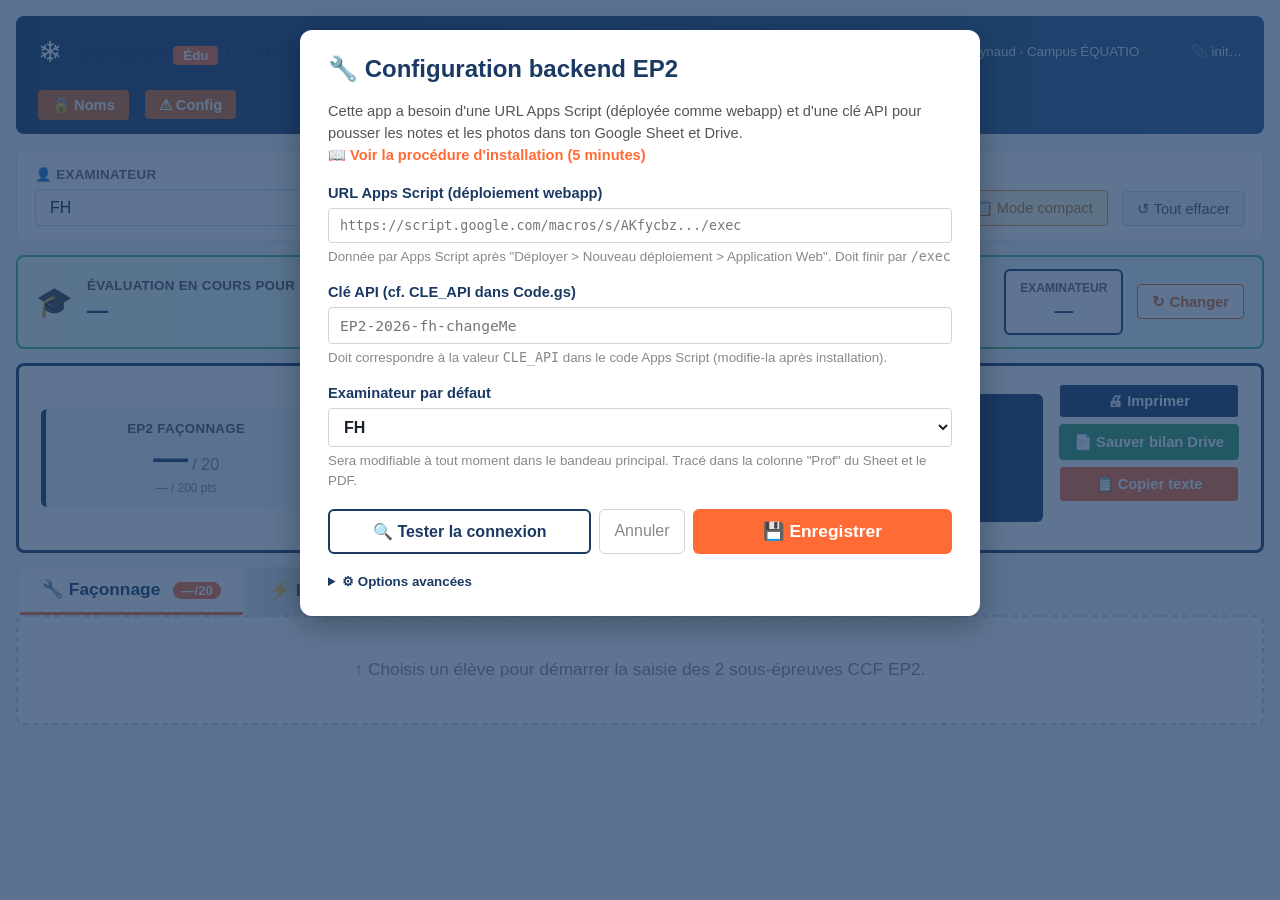
<file: index.html>
<!DOCTYPE html>
<html lang="fr">
<head>
  <meta charset="UTF-8" />
  <meta name="viewport" content="width=device-width, initial-scale=1.0" />
  <title>inerWeb Eval CAP IFCA — EP2 (Façonnage + Électrique)</title>
  <link rel="stylesheet" href="css/style.css" />
  <link rel="stylesheet" href="css/v2.css" />
  <link rel="icon" href="data:image/svg+xml;utf8,<svg xmlns='http://www.w3.org/2000/svg' viewBox='0 0 32 32'><text y='26' font-size='28'>%E2%9D%84</text></svg>" />
  <style>
    body { background: #f4f6fa; font-family: 'Calibri', sans-serif; }
    .ep2-wrap { max-width: 1320px; margin: 0 auto; padding: 16px; }

    .ep2-banner {
      background: linear-gradient(90deg, #1b3a63 0%, #2d5d8c 100%);
      color: #fff; padding: 14px 22px; border-radius: 8px; margin-bottom: 16px;
      display: flex; align-items: center; gap: 16px; flex-wrap: wrap;
    }
    .ep2-banner .flake { font-size: 22pt; }
    .ep2-banner h1 { font-size: 17pt; font-family: 'Trebuchet MS', sans-serif; margin: 0; }
    .ep2-banner .badge-edu { background: #ff6b35; color: #fff; padding: 2px 10px; border-radius: 4px; font-size: 10pt; font-weight: 700; }
    .ep2-banner .proto-tag { background: #fff; color: #1b3a63; padding: 4px 12px; border-radius: 4px; font-size: 10pt; font-weight: 700; }
    .ep2-banner .sig { font-size: 10pt; opacity: 0.85; }
    .ep2-banner a { color: #fff; text-decoration: underline; font-size: 11pt; margin-left: auto; }

    .ep2-pick {
      background: #fff; padding: 14px 18px; border-radius: 8px; margin-bottom: 14px;
      display: grid; grid-template-columns: 2fr auto auto; gap: 14px; align-items: end;
      border: 1px solid #e0e4ea;
    }
    .ep2-pick label { display: block; font-size: 10pt; color: #666; font-weight: 700; text-transform: uppercase; letter-spacing: 0.3px; margin-bottom: 4px; }
    .ep2-pick select, .ep2-pick input { width: 100%; padding: 8px 10px; font-size: 12pt; border: 1px solid #cbd5e0; border-radius: 4px; font-family: inherit; }
    .ep2-pick button {
      background: #f4f6fa; color: #555; border: 1px solid #cbd5e0;
      padding: 8px 14px; border-radius: 4px; cursor: pointer; font-size: 11pt;
    }
    .ep2-pick button:hover { background: #ffe8e0; color: #c53030; border-color: #c53030; }
    .ep2-pick button.toggle-crits { background: #fff8e1; color: #b7791f; border-color: #ed8936; }
    .ep2-pick button.toggle-crits.active { background: #ed8936; color: #fff; }

    /* ===== Bandeau note finale (2 EP2 + moyenne) ===== */
    .ep2-final-banner {
      background: #fff; padding: 18px 22px; border-radius: 8px; margin-bottom: 14px;
      border: 3px solid #1b3a63;
      display: grid; grid-template-columns: 1fr 1fr 1.4fr auto; gap: 16px; align-items: center;
    }
    .ep2-final-banner .sub-note {
      text-align: center; padding: 10px 12px; border-radius: 6px;
      background: #f4f6fa; border-left: 5px solid #ccc;
    }
    .ep2-final-banner .sub-note.faco { border-left-color: #1b3a63; }
    .ep2-final-banner .sub-note.elec { border-left-color: #ed8936; }
    .ep2-final-banner .sub-note .lbl { font-size: 10pt; color: #555; text-transform: uppercase; letter-spacing: 0.3px; font-weight: 700; margin-bottom: 2px; }
    .ep2-final-banner .sub-note .val { font-size: 26pt; font-weight: 800; color: #1b3a63; font-family: 'Trebuchet MS', sans-serif; line-height: 1; }
    .ep2-final-banner .sub-note .val .sur { font-size: 12pt; color: #888; font-weight: 400; }
    .ep2-final-banner .sub-note .pts { font-size: 9pt; color: #888; margin-top: 4px; }

    .ep2-final-banner .total-note {
      background: #1b3a63; color: #fff; padding: 16px 18px; border-radius: 6px; text-align: center;
    }
    .ep2-final-banner .total-note .lbl { font-size: 10pt; opacity: 0.85; text-transform: uppercase; letter-spacing: 0.4px; font-weight: 700; margin-bottom: 4px; }
    .ep2-final-banner .total-note .val { font-size: 38pt; font-weight: 800; line-height: 1; font-family: 'Trebuchet MS', sans-serif; }
    .ep2-final-banner .total-note .val .sur { font-size: 14pt; opacity: 0.7; font-weight: 400; }
    .ep2-final-banner .total-note .formula { font-size: 9pt; opacity: 0.8; margin-top: 4px; }

    .ep2-final-banner .actions { display: flex; flex-direction: column; gap: 6px; }
    .ep2-final-banner .actions button { padding: 8px 14px; font-size: 11pt; border-radius: 4px; cursor: pointer; border: 1px solid; font-family: inherit; font-weight: 700; }
    .ep2-final-banner .btn-print  { background: #1b3a63; color: #fff; border-color: #1b3a63; }
    .ep2-final-banner .btn-export { background: #ff6b35; color: #fff; border-color: #ff6b35; }
    .ep2-final-banner .btn-reset  { background: #fff; color: #c53030; border-color: #c53030; }

    .ep2-saved-tag {
      display: inline-block; background: #38a169; color: #fff; padding: 2px 8px;
      border-radius: 3px; font-size: 10pt; opacity: 0; transition: opacity 0.3s;
    }
    .ep2-saved-tag.visible { opacity: 1; }

    /* ===== Onglets Faco/Elec ===== */
    .ep2-tabs {
      display: flex; gap: 4px; margin-bottom: 0; padding: 0 4px;
    }
    .ep2-tabs button {
      background: #e0e4ea; border: 0; padding: 12px 22px; font-size: 13pt; font-weight: 700;
      cursor: pointer; border-radius: 8px 8px 0 0; color: #555;
      font-family: 'Trebuchet MS', sans-serif;
    }
    .ep2-tabs button.active { background: #fff; color: #1b3a63; border-bottom: 3px solid #ff6b35; }
    .ep2-tabs button .mini-note {
      background: #1b3a63; color: #fff; padding: 1px 8px; border-radius: 10px;
      font-size: 10pt; margin-left: 8px; vertical-align: middle;
    }
    .ep2-tabs button.active .mini-note { background: #ff6b35; }

    .ep2-empty-state { background: #fff; padding: 40px; border-radius: 8px; text-align: center; color: #888; font-size: 13pt; border: 2px dashed #cbd5e0; }

    /* ===== Bloc strip et compétences ===== */
    .ep2-bloc-strip { background: #fff; padding: 12px 18px; border-radius: 0 8px 0 0; margin-bottom: 14px; display: flex; gap: 12px; flex-wrap: wrap; border: 1px solid #e0e4ea; border-top: 0; }
    .ep2-bloc-strip .chip { padding: 6px 12px; border-radius: 4px; font-size: 11pt; font-weight: 700; color: #fff; }

    .ep2-comp-card { background: #fff; padding: 14px 18px; border-radius: 8px; margin-bottom: 14px; border: 1px solid #e0e4ea; }
    .ep2-comp-card h3 { font-size: 13pt; color: #1b3a63; font-family: 'Trebuchet MS', sans-serif; margin: 0 0 10px; }
    .ep2-comp-grid { display: grid; grid-template-columns: repeat(auto-fill, minmax(280px, 1fr)); gap: 8px; }
    .ep2-comp-row { display: flex; justify-content: space-between; align-items: center; padding: 8px 12px; background: #f4f6fa; border-radius: 4px; border-left: 4px solid #ccc; }
    .ep2-comp-row .lbl { font-size: 11pt; color: #333; }
    .ep2-comp-row .lbl strong { color: #1b3a63; font-size: 12pt; }
    .ep2-comp-row .lbl small { display: block; font-size: 9pt; color: #777; font-style: italic; }
    .ep2-comp-row .pct { font-weight: 700; font-size: 13pt; white-space: nowrap; }
    /* Couleurs renforcées + 5e niveau NE */
    .ep2-comp-row.lvl-NE { border-left-color: #718096; background: #f7fafc; } .ep2-comp-row.lvl-NE .pct { color: #718096; }
    .ep2-comp-row.lvl-NA { border-left-color: #e53e3e; background: #fff5f5; } .ep2-comp-row.lvl-NA .pct { color: #e53e3e; font-weight:800; }
    .ep2-comp-row.lvl-EC { border-left-color: #ed8936; background: #fffaf0; } .ep2-comp-row.lvl-EC .pct { color: #c05621; font-weight:800; }
    .ep2-comp-row.lvl-A  { border-left-color: #48bb78; background: #f0fff4; } .ep2-comp-row.lvl-A .pct  { color: #2f855a; font-weight:800; }
    .ep2-comp-row.lvl-PA { border-left-color: #3182ce; background: #ebf8ff; } .ep2-comp-row.lvl-PA .pct { color: #2c5282; font-weight:800; }

    /* ===== Grille critériée ENRICHIE ===== */
    .crit-grille-wrap { display: flex; flex-direction: column; gap: 14px; }
    .crit-bloc {
      background: #fff; border-radius: 8px; border: 1px solid #e0e4ea;
      border-left: 6px solid #1b3a63; overflow: hidden;
    }
    .crit-bloc-hdr {
      display: flex; justify-content: space-between; align-items: center;
      padding: 10px 16px; background: #f4f6fa;
    }
    .crit-bloc-hdr strong { font-size: 13pt; color: #1b3a63; font-family: 'Trebuchet MS', sans-serif; }
    .crit-bloc-hdr .pts { font-size: 11pt; color: #555; font-weight: 700; }
    .crit-bloc-intro { font-size: 11pt; color: #555; padding: 8px 16px; background: #fafbfd; font-style: italic; }

    .crit-tache {
      border-top: 1px solid #e0e4ea;
      padding: 12px 16px;
    }
    .crit-tache-head {
      display: grid; grid-template-columns: auto 1fr auto auto;
      gap: 10px; align-items: center; margin-bottom: 8px;
    }
    .crit-tache-id { background: #1b3a63; color: #fff; padding: 3px 9px; border-radius: 4px; font-weight: 700; font-size: 10pt; }
    .crit-tache-title { font-size: 12pt; font-weight: 700; color: #1b3a63; line-height: 1.3; }
    .crit-tache-comp { background: #f4f6fa; border: 1px solid #cbd5e0; padding: 3px 10px; border-radius: 4px; font-weight: 700; font-size: 10pt; color: #1b3a63; }
    .crit-tache-pts { font-weight: 700; font-size: 11pt; color: #555; text-align: right; min-width: 70px; }
    .crit-tache-pts.done { color: #38a169; }

    .crit-tache-critere {
      background: #fffbeb; border-left: 4px solid #ff6b35;
      padding: 6px 12px; margin-bottom: 8px;
      font-size: 11pt; color: #555;
    }
    .crit-tache-critere strong { color: #b7791f; }

    .crit-niveaux {
      display: grid; grid-template-columns: repeat(5, 1fr); gap: 6px;  /* 5 colonnes : NE NA EC A PA */
    }
    .crit-niveau-cell {
      border: 2px solid #e0e4ea; border-radius: 6px; padding: 8px 10px;
      cursor: pointer; transition: all 0.15s; background: #fff;
      display: flex; flex-direction: column; gap: 4px; min-height: 80px;
      position: relative;
    }
    .crit-niveau-cell:hover { background: #fff8e1; border-color: #ff6b35; transform: translateY(-1px); }
    .crit-niveau-cell .niv-head { display: flex; justify-content: space-between; align-items: center; }
    .crit-niveau-cell .niv-code { font-weight: 800; font-size: 11pt; padding: 1px 7px; border-radius: 3px; }
    .crit-niveau-cell .niv-pts { background: #f4f6fa; padding: 1px 7px; border-radius: 3px; font-weight: 700; font-size: 10pt; color: #555; }
    .crit-niveau-cell .niv-desc { font-size: 10pt; color: #555; line-height: 1.35; }

    /* Couleurs de fond + texte pour chaque niveau (au repos = pâle) */
    .crit-niveau-cell.lvl-NE { background: #f7fafc; border-color: #cbd5e0; }
    .crit-niveau-cell.lvl-NE .niv-code { background: #e2e8f0; color: #4a5568; }
    .crit-niveau-cell.lvl-NA { background: #fff5f5; border-color: #fed7d7; }
    .crit-niveau-cell.lvl-NA .niv-code { background: #fed7d7; color: #c53030; }
    .crit-niveau-cell.lvl-EC { background: #fffaf0; border-color: #feebc8; }
    .crit-niveau-cell.lvl-EC .niv-code { background: #feebc8; color: #c05621; }
    .crit-niveau-cell.lvl-A  { background: #f0fff4; border-color: #c6f6d5; }
    .crit-niveau-cell.lvl-A  .niv-code { background: #c6f6d5; color: #2f855a; }
    .crit-niveau-cell.lvl-PA { background: #ebf8ff; border-color: #bee3f8; }
    .crit-niveau-cell.lvl-PA .niv-code { background: #bee3f8; color: #2c5282; }

    /* Sélectionné = couleur PLEINE et bordure épaisse */
    .crit-niveau-cell.selected { border-width: 3px; padding: 7px 9px; box-shadow: 0 2px 8px rgba(0,0,0,0.15); }
    .crit-niveau-cell.selected.lvl-NE { background: #718096; border-color: #4a5568; }
    .crit-niveau-cell.selected.lvl-NA { background: #e53e3e; border-color: #9b2c2c; }
    .crit-niveau-cell.selected.lvl-EC { background: #ed8936; border-color: #c05621; }
    .crit-niveau-cell.selected.lvl-A  { background: #48bb78; border-color: #2f855a; }
    .crit-niveau-cell.selected.lvl-PA { background: #3182ce; border-color: #2c5282; }
    .crit-niveau-cell.selected .niv-code,
    .crit-niveau-cell.selected .niv-desc { color: #fff !important; background: rgba(255,255,255,0.2) !important; }
    .crit-niveau-cell.selected .niv-pts { background: #fff; color: #1a202c; }

    /* Mode COMPACT (toggle "Masquer critères détaillés") */
    body.mode-compact .crit-tache-critere { display: none; }
    body.mode-compact .crit-niveau-cell { min-height: auto; }
    body.mode-compact .crit-niveau-cell .niv-desc { display: none; }
    body.mode-compact .crit-niveau-cell { padding: 4px 8px; }

    /* ===== Pièces jointes (photos + signatures) ===== */
    .attach-card {
      background: #fff; padding: 16px 20px; border-radius: 8px; margin-bottom: 14px;
      border: 2px solid #ff6b35;
    }
    .attach-card h3 {
      font-size: 14pt; color: #1b3a63; font-family: 'Trebuchet MS', sans-serif;
      margin: 0 0 12px; display: flex; align-items: center; gap: 10px;
    }
    .attach-card h3 .req-badge {
      background: #fff3cd; color: #b7791f; padding: 2px 9px; border-radius: 3px;
      font-size: 10pt; font-weight: 700;
    }
    .attach-row {
      display: grid; grid-template-columns: 1fr 1fr 1fr; gap: 10px; margin-top: 10px;
    }
    .attach-slot {
      border: 2px dashed #cbd5e0; border-radius: 6px; padding: 12px;
      text-align: center; background: #fafbfd; transition: all 0.15s;
    }
    .attach-slot.done { border-style: solid; border-color: #38a169; background: #f0fff4; }
    .attach-slot .icon { font-size: 22pt; line-height: 1; margin-bottom: 4px; }
    .attach-slot .lbl { font-size: 11pt; font-weight: 700; color: #555; margin-bottom: 8px; }
    .attach-slot .lbl small { display: block; font-size: 9pt; color: #888; font-weight: 400; margin-top: 2px; }
    .attach-slot button {
      background: #1b3a63; color: #fff; border: 0; padding: 8px 14px;
      border-radius: 4px; font-size: 11pt; font-weight: 700; cursor: pointer;
      font-family: inherit; width: 100%;
    }
    .attach-slot button:hover { background: #2d5d8c; }
    .attach-slot.done button { background: #38a169; }
    .attach-slot.done button:hover { background: #2f855a; }
    .attach-slot input[type="file"] { display: none; }

    .attach-thumbs {
      display: flex; gap: 6px; flex-wrap: wrap; margin-top: 8px; justify-content: center;
    }
    .attach-thumbs .thumb-wrap {
      position: relative; display: inline-block;
    }
    .attach-thumbs img {
      width: 60px; height: 60px; object-fit: cover; border-radius: 4px;
      border: 1px solid #cbd5e0; cursor: zoom-in;
    }
    .attach-thumbs .thumb-del {
      position: absolute; top: -5px; right: -5px;
      background: #c53030; color: #fff; width: 18px; height: 18px;
      border-radius: 50%; font-size: 11pt; line-height: 18px; text-align: center;
      cursor: pointer; font-weight: 700; box-shadow: 0 1px 4px rgba(0,0,0,0.3);
    }
    .attach-thumbs .thumb-del:hover { background: #9b2c2c; }

    /* Badge "depuis un autre appareil" + bouton ouvrir Drive */
    .attach-thumbs .thumb-wrap.is-remote img { border: 2px solid #3182ce; }
    .attach-thumbs .thumb-remote {
      position: absolute; bottom: -3px; right: -3px;
      background: #3182ce; color: #fff;
      padding: 1px 5px; border-radius: 8px;
      font-size: 11pt; line-height: 1.2;
      box-shadow: 0 1px 4px rgba(0,0,0,0.3);
    }
    .attach-thumbs .thumb-drive {
      position: absolute; top: -5px; right: -5px;
      background: #3182ce; color: #fff; width: 18px; height: 18px;
      border-radius: 50%; font-size: 10pt; line-height: 18px; text-align: center;
      cursor: pointer; font-weight: 700; box-shadow: 0 1px 4px rgba(0,0,0,0.3);
      text-decoration: none;
    }
    .attach-thumbs .thumb-drive:hover { background: #2c5282; }

    .attach-status {
      margin-top: 8px; padding: 6px 10px; border-radius: 4px;
      font-size: 10pt; text-align: center; font-weight: 700;
    }
    .attach-status.warn { background: #fff8e1; color: #b7791f; }
    .attach-status.ok   { background: #f0fff4; color: #2f855a; }

    @media print {
      body { background: #fff; }
      .ep2-pick, .ep2-tabs, .ep2-banner a, .actions, .attach-slot button, .attach-slot input { display: none !important; }
      .attach-thumbs img { width: 80px; height: 80px; }
      .ep2-final-banner { break-inside: avoid; }
      .crit-bloc { break-inside: avoid; page-break-inside: avoid; }
      .crit-tache { break-inside: avoid; page-break-inside: avoid; }
      .attach-card { break-inside: avoid; page-break-inside: avoid; }
    }
  </style>
</head>
<body>

<div class="ep2-wrap">

  <div class="ep2-banner">
    <span class="flake">❄</span>
    <h1>inerWeb <span class="badge-edu">Édu</span> Eval CAP IFCA — EP2 (Façonnage + Électrique)</h1>
    <span class="sig">par F. Henninot · LP Privé Jacques Raynaud · Campus ÉQUATIO</span>
    <span style="margin-left:auto;font-size:10pt;opacity:0.85;" id="sync-pending">📎 init…</span>
    <button id="btn-unlock" type="button" style="background:#dd6b20;color:#fff;border:0;padding:6px 14px;border-radius:4px;font-weight:700;cursor:pointer;font-size:11pt;font-family:inherit;" title="Déverrouiller la table des noms d'élèves (mot de passe pédagogique)">🔒 Noms</button>
    <button id="btn-config" type="button" style="background:#dd6b20;color:#fff;border:0;padding:6px 14px;border-radius:4px;font-weight:700;cursor:pointer;font-size:11pt;font-family:inherit;" title="Configurer backend Apps Script">⚠ Config</button>
  </div>

  <div class="ep2-pick" style="grid-template-columns: 1fr 1.5fr auto auto;">
    <div>
      <label>👤 Examinateur</label>
      <select id="pick-prof" title="Qui évalue cet élève (signera comme examinateur)">
        <option value="">— Choisir —</option>
      </select>
    </div>
    <div>
      <label>🎓 Élève évalué (clic sur son nom = il confirme)</label>
      <select id="pick-eleve">
        <option value="">— Choisir un élève —</option>
      </select>
    </div>
    <div>
      <label>&nbsp;</label>
      <button class="toggle-crits" id="btn-toggle-crits" title="Cacher / afficher les indicateurs détaillés NA/EC/A/PA pour gagner de la place">📋 Mode compact</button>
    </div>
    <div>
      <label>&nbsp;</label>
      <button id="btn-clear-eleve" title="Effacer toute la saisie pour cet élève (les 2 EP2)">↺ Tout effacer</button>
    </div>
  </div>

  <!-- BANDEAU CONFIRMATION ÉLÈVE (visible quand un élève est sélectionné) -->
  <div id="confirm-banner" hidden style="
    background: linear-gradient(90deg, #f0fff4 0%, #ebf8ff 100%);
    border: 2px solid #48bb78; border-radius: 8px;
    padding: 12px 18px; margin-bottom: 14px;
    display: flex; align-items: center; gap: 14px; flex-wrap: wrap;">
    <span style="font-size:22pt;">🎓</span>
    <div style="flex:1; min-width:240px;">
      <div style="font-size:10pt; color:#555; text-transform:uppercase; font-weight:700; letter-spacing:0.3px;">Évaluation en cours pour</div>
      <div id="confirm-eleve" style="font-size:16pt; font-weight:800; color:#1b3a63; font-family:'Trebuchet MS',sans-serif;">—</div>
    </div>
    <div style="background:#fff; border:2px solid #1b3a63; border-radius:6px; padding:8px 14px; text-align:center;">
      <div style="font-size:9pt; color:#666; text-transform:uppercase; font-weight:700;">Examinateur</div>
      <div id="confirm-prof" style="font-size:14pt; font-weight:800; color:#1b3a63;">—</div>
    </div>
    <button id="btn-confirm-change" type="button" style="
      background:#fff;color:#dd6b20;border:1px solid #dd6b20;
      padding:8px 14px;border-radius:4px;cursor:pointer;font-weight:700;font-size:11pt;font-family:inherit;
      " title="Si ce n'est pas le bon élève — change-le dans le menu déroulant ci-dessus">↻ Changer</button>
  </div>

  <!-- BANDEAU NOTE FINALE -->
  <div class="ep2-final-banner" id="final-banner" hidden>
    <div class="sub-note faco">
      <div class="lbl">EP2 Façonnage</div>
      <div class="val"><span id="note-faco">—</span><span class="sur"> / 20</span></div>
      <div class="pts" id="pts-faco">— / 200 pts</div>
    </div>
    <div class="sub-note elec">
      <div class="lbl">EP2 Électrique</div>
      <div class="val"><span id="note-elec">—</span><span class="sur"> / 20</span></div>
      <div class="pts" id="pts-elec">— / 115 pts</div>
    </div>
    <div class="total-note">
      <div class="lbl">Note finale CCF EP2</div>
      <div class="val"><span id="note-final">—</span><span class="sur"> / 20</span></div>
      <div class="formula">= (Façonnage + Électrique) ÷ 2</div>
    </div>
    <div class="actions">
      <button class="btn-print"  id="btn-print"  title="Imprimer en PDF via le navigateur">🖨 Imprimer</button>
      <button class="btn-pdf"    id="btn-pdf"    style="background:#38a169;color:#fff;border-color:#38a169;" title="Générer le bilan PDF officiel et le sauver dans Drive">📄 Sauver bilan Drive</button>
      <button class="btn-export" id="btn-export" title="Copier le bilan texte dans le presse-papier">📋 Copier texte</button>
      <span class="ep2-saved-tag" id="saved-tag">💾 enregistré</span>
    </div>
  </div>

  <!-- ONGLETS Faco/Elec -->
  <div class="ep2-tabs" id="tabs-bar" hidden>
    <button data-ep="ep2faco" class="active">🔧 Façonnage <span class="mini-note" id="tab-mini-faco">—/20</span></button>
    <button data-ep="ep2elec">⚡ Électrique <span class="mini-note" id="tab-mini-elec">—/20</span></button>
  </div>

  <div id="grid-root">
    <div class="ep2-empty-state">↑ Choisis un élève pour démarrer la saisie des 2 sous-épreuves CCF EP2.</div>
  </div>

</div>

<!-- Petit Store autonome (compat ccf-engine.js qui appelle Store.get/set/remove) -->
<script>
  (function() {
    'use strict';
    const PFX = 'inerweb.cap-ifca-ep2.';
    window.Store = {
      get: function(k) { try { const v = localStorage.getItem(PFX + k); return v ? JSON.parse(v) : null; } catch(e) { return null; } },
      set: function(k, v) { try { localStorage.setItem(PFX + k, JSON.stringify(v)); return true; } catch(e) { return false; } },
      remove: function(k) { try { localStorage.removeItem(PFX + k); } catch(e) {} }
    };
    window.Catalog = {
      _cache: {},
      load: async function(file) {
        if (this._cache[file]) return this._cache[file];
        try {
          const r = await fetch('data/' + file);
          if (!r.ok) throw new Error('HTTP ' + r.status);
          const j = await r.json();
          this._cache[file] = j;
          return j;
        } catch(e) {
          console.warn('[Catalog] échec', file, e);
          return null;
        }
      }
    };
  })();
</script>

<script src="js/v2/ccf-engine.js"></script>
<script src="js/attachments.js"></script>
<script src="js/api-client.js"></script>
<script src="js/notes-sync.js"></script>
<script src="js/sync-drive.js"></script>
<script src="js/config-modal.js"></script>
<script src="js/pdf-export.js"></script>
<script src="js/crypto-eleves.js"></script>

<script>
(function() {
  'use strict';

  /* ========== ÉTAT ========== */
  const EPREUVES = ['ep2faco', 'ep2elec'];
  const baremes = {};            /* { ep2faco: {...}, ep2elec: {...} } */
  const saisies = { ep2faco: {}, ep2elec: {} };
  let currentEleve = null;
  let activeTab = 'ep2faco';
  let elevesList = [];
  let profsList = [];
  let currentProf = 'FH';
  let correspondance = {};
  let saveTimer = null;
  const DEBOUNCE_MS = 400;

  /* ========== BOOTSTRAP ========== */
  async function init() {
    /* Charger les 2 barèmes + liste élèves + liste profs EN PARALLÈLE */
    const [bFaco, bElec, jEleves, jProfs] = await Promise.all([
      CCF.load('ep2faco'),
      CCF.load('ep2elec'),
      Catalog.load('eleves_pseudo.json'),
      Catalog.load('profs.json')
    ]);
    profsList = (jProfs && jProfs.profs) || [
      { code: 'FH', nom: 'F. Henninot' },
      { code: 'ZN', nom: 'ZN' }
    ];
    /* Restaurer le prof courant depuis la config (ou défaut FH) */
    const cfg = (window.Api && Api.getConfig()) || {};
    currentProf = cfg.prof || 'FH';
    if (!bFaco || !bElec) {
      document.getElementById('grid-root').innerHTML =
        `<div class="ep2-empty-state" style="color:#c53030;border-color:#c53030;">⚠ Barème manquant : vérifier data/ccf_ep2faco_bareme.json et data/ccf_ep2elec_bareme.json</div>`;
      return;
    }
    baremes.ep2faco = bFaco;
    baremes.ep2elec = bElec;
    elevesList = (jEleves && jEleves.eleves) || [];

    /* Tenter le déverrouillage automatique des noms (si mot de passe en session/local storage) */
    if (window.CryptoEleves) {
      const ok = await CryptoEleves.tryAutoUnlock();
      if (ok) {
        correspondance = CryptoEleves.getCorresp();
        console.log('[CryptoEleves] Auto-déverrouillage OK :', Object.keys(correspondance).length, 'noms chargés');
      } else {
        console.log('[CryptoEleves] Mode anonyme E01..E24 (cliquer 🔒 Noms pour déverrouiller)');
      }
      updateUnlockBadge();
    }
    fillEleveSelect();
    fillProfSelect();
    refreshConfirmBanner();

    document.getElementById('pick-eleve').onchange   = (e) => switchEleve(e.target.value || null);
    document.getElementById('pick-prof').onchange    = (e) => switchProf(e.target.value);
    document.getElementById('btn-clear-eleve').onclick = clearAll;
    document.getElementById('btn-confirm-change').onclick = () => {
      /* Focus sur le menu déroulant pour faciliter le changement */
      const sel = document.getElementById('pick-eleve');
      sel.focus();
      try { sel.showPicker && sel.showPicker(); } catch(e){}
    };
    document.getElementById('btn-print').onclick     = () => window.print();
    document.getElementById('btn-export').onclick    = copyBilan;
    document.getElementById('btn-pdf').onclick       = saveBilanPdf;
    document.getElementById('btn-toggle-crits').onclick = toggleCompact;
    document.getElementById('btn-config').onclick    = () => window.ConfigModal && ConfigModal.open();
    document.getElementById('btn-unlock').onclick    = openUnlockModal;

    /* Démarrage : modal config si pas branché + sync auto */
    if (window.ConfigModal) ConfigModal.autoOpenIfNeeded();
    if (window.SyncDrive) SyncDrive.startAuto();

    /* Onglets */
    document.getElementById('tabs-bar').addEventListener('click', (e) => {
      const b = e.target.closest('button[data-ep]');
      if (!b) return;
      activeTab = b.dataset.ep;
      renderTabs();
      renderActive();
    });
  }

  function fillEleveSelect() {
    const sel = document.getElementById('pick-eleve');
    const hasCorresp = Object.keys(correspondance).length > 0;
    sel.innerHTML = '<option value="">— Choisir un élève —</option>' +
      elevesList.map(e => {
        const lisible = correspondance[e.pseudo];
        const label = hasCorresp && lisible ? `${e.pseudo} — ${lisible}` : `${e.pseudo} (${e.classe})`;
        return `<option value="${e.pseudo}">${label}</option>`;
      }).join('');
  }

  /** Retourne le libellé lisible (pseudo + nom si dispo) pour affichage écran (jamais envoyé serveur) */
  function eleveLabel(pseudo) {
    const lisible = correspondance[pseudo];
    return lisible ? `${pseudo} — ${lisible}` : pseudo;
  }

  /* ========== SÉLECTEUR PROF (Examinateur) ========== */
  function fillProfSelect() {
    const sel = document.getElementById('pick-prof');
    if (!sel) return;
    sel.innerHTML = '<option value="">— Choisir —</option>' +
      profsList.map(p => {
        const isSelected = p.code === currentProf ? ' selected' : '';
        /* Si nom == code, on n'affiche que le code (pas "FH — FH") */
        const label = (p.nom && p.nom !== p.code) ? `${p.code} — ${escapeHtmlSafe(p.nom)}` : p.code;
        return `<option value="${p.code}"${isSelected}>${label}</option>`;
      }).join('');
  }
  function escapeHtmlSafe(s) {
    return String(s||'').replace(/&/g, '&amp;').replace(/</g, '&lt;').replace(/>/g, '&gt;').replace(/"/g, '&quot;');
  }

  function switchProf(code) {
    if (!code) return;
    /* Fix #14 mineur: flush pushes en attente AVANT le changement (sinon notes attribuées au nouveau prof) */
    if (window.NotesSync && NotesSync.flushAll) NotesSync.flushAll();
    currentProf = code;
    /* Persister dans la config Api pour que NotesSync/SyncDrive l'utilisent automatiquement */
    if (window.Api) {
      const cfg = Api.getConfig() || {};
      cfg.prof = code;
      Api.setConfig(cfg);
    }
    refreshConfirmBanner();
    console.log('[Prof] examinateur =', code);
  }

  /* ========== BANDEAU CONFIRMATION ÉLÈVE + PROF ========== */
  function refreshConfirmBanner() {
    const banner = document.getElementById('confirm-banner');
    if (!banner) return;
    if (!currentEleve) {
      banner.hidden = true;
      return;
    }
    banner.hidden = false;
    document.getElementById('confirm-eleve').textContent = eleveLabel(currentEleve);
    const prof = profsList.find(p => p.code === currentProf);
    /* Si nom == code, on n'affiche que le code (pas "FH — FH") */
    const profLabel = prof ? ((prof.nom && prof.nom !== prof.code) ? `${prof.code} — ${prof.nom}` : prof.code) : currentProf;
    document.getElementById('confirm-prof').textContent = profLabel;
  }

  /* ========== DÉVERROUILLAGE NOMS ========== */
  function updateUnlockBadge() {
    const btn = document.getElementById('btn-unlock');
    if (!btn) return;
    if (window.CryptoEleves && CryptoEleves.isUnlocked()) {
      btn.textContent = '🔓 Noms';
      btn.style.background = '#38a169';
      btn.title = 'Noms déverrouillés — clic pour reverrouiller';
    } else {
      btn.textContent = '🔒 Noms';
      btn.style.background = '#dd6b20';
      btn.title = 'Déverrouiller la table des noms (mot de passe)';
    }
  }

  function openUnlockModal() {
    if (!window.CryptoEleves) { alert('Module crypto non chargé'); return; }
    /* Si déjà déverrouillé : proposer de re-verrouiller */
    if (CryptoEleves.isUnlocked()) {
      if (confirm('Les noms sont déverrouillés. Reverrouiller maintenant ?\n\n(Clic OK = oublier le mot de passe sur ce poste, retour mode anonyme E01..E24)')) {
        CryptoEleves.relock(true); /* clearAll = vide aussi localStorage */
        correspondance = {};
        fillEleveSelect();
        updateUnlockBadge();
      }
      return;
    }
    /* Sinon : modal de saisie mot de passe */
    if (document.getElementById('unlock-overlay')) return;
    const overlay = document.createElement('div');
    overlay.id = 'unlock-overlay';
    overlay.style.cssText = 'position:fixed;inset:0;background:rgba(27,58,99,0.7);z-index:9999;display:flex;align-items:center;justify-content:center;padding:20px;';
    overlay.innerHTML = `
      <div style="background:#fff;border-radius:12px;padding:24px 28px;max-width:480px;width:100%;">
        <h2 style="margin:0 0 14px;color:#1b3a63;font-family:Trebuchet MS,sans-serif;">🔓 Déverrouiller les noms d'élèves</h2>
        <p style="margin:0 0 14px;color:#555;font-size:11pt;line-height:1.5;">
          Saisis le mot de passe pédagogique pour afficher les pseudos lisibles à la place des codes E01..E24.<br>
          <small style="color:#888;">Le mot de passe reste sur ton navigateur, jamais envoyé en ligne.</small>
        </p>
        <input type="password" id="unlock-pw" placeholder="Mot de passe" autocomplete="current-password"
          style="width:100%;padding:12px;font-size:14pt;border:2px solid #cbd5e0;border-radius:6px;font-family:inherit;box-sizing:border-box;">
        <label style="display:block;margin-top:10px;font-size:11pt;color:#555;">
          <input type="checkbox" id="unlock-remember" checked> Se souvenir sur ce poste (localStorage)
        </label>
        <div id="unlock-err" style="color:#c53030;font-size:11pt;margin-top:8px;min-height:18px;"></div>
        <div style="display:flex;gap:8px;margin-top:16px;">
          <button id="unlock-cancel" type="button" style="flex:1;padding:11px;background:#fff;color:#888;border:1px solid #cbd5e0;border-radius:6px;cursor:pointer;font-family:inherit;font-size:12pt;">Annuler</button>
          <button id="unlock-ok" type="button" style="flex:2;padding:11px;background:#ff6b35;color:#fff;border:0;border-radius:6px;font-weight:700;cursor:pointer;font-family:inherit;font-size:13pt;">🔓 Déverrouiller</button>
        </div>
        <p style="margin:14px 0 0;font-size:10pt;color:#888;">
          💡 Mot de passe oublié ? Tu peux régénérer le fichier via <a href="chiffrer.html" target="_blank" style="color:#ff6b35;">chiffrer.html</a>.
        </p>
      </div>
    `;
    document.body.appendChild(overlay);
    const input = overlay.querySelector('#unlock-pw');
    input.focus();
    const close = () => { try { document.body.removeChild(overlay); } catch(e){} };

    overlay.querySelector('#unlock-cancel').onclick = close;
    const tryUnlock = () => {
      const pw = input.value;
      const remember = overlay.querySelector('#unlock-remember').checked;
      if (!pw) { overlay.querySelector('#unlock-err').textContent = 'Saisis un mot de passe.'; return; }
      overlay.querySelector('#unlock-err').textContent = '🔄 Vérification…';
      CryptoEleves.unlock(pw, remember).then(corresp => {
        correspondance = corresp;
        close();
        fillEleveSelect();
        updateUnlockBadge();
        /* Si un élève est déjà sélectionné, ré-afficher pour mettre à jour le label */
        if (currentEleve) {
          const sel = document.getElementById('pick-eleve');
          if (sel) sel.value = currentEleve;
        }
      }).catch(err => {
        const msg = err.message === 'MOT_DE_PASSE_INCORRECT' ? '❌ Mot de passe incorrect' :
                    err.message === 'FICHIER_CHIFFRE_404' ? '❌ Fichier eleves_chiffre.json introuvable' :
                    '❌ Erreur : ' + err.message;
        overlay.querySelector('#unlock-err').textContent = msg;
      });
    };
    overlay.querySelector('#unlock-ok').onclick = tryUnlock;
    input.addEventListener('keydown', (e) => { if (e.key === 'Enter') tryUnlock(); });
  }

  /* ========== CHANGEMENT D'ÉLÈVE ========== */
  function switchEleve(idCloud) {
    /* Fix #6: flush les pushes notes en attente AVANT de switcher (sinon dernière saisie perdue) */
    if (window.NotesSync && NotesSync.flushAll) NotesSync.flushAll();

    /* AUTO-EXPORT PDF : si on quitte un élève qui avait des saisies, on génère son bilan d'abord */
    if (currentEleve && currentEleve !== idCloud) {
      const hasSaisies = Object.keys(saisies.ep2faco || {}).length > 0 || Object.keys(saisies.ep2elec || {}).length > 0;
      if (hasSaisies && window.PdfExport) {
        /* Fix #5: snapshot des saisies pour figer l'état (deep clone) */
        const eleveSnap = currentEleve;
        const saisiesSnap = JSON.parse(JSON.stringify(saisies));
        PdfExport.generateAndSave(eleveSnap, baremes, saisiesSnap, { silent: true })
          .then(r => console.log('[Auto-PDF] sauvegardé pour', eleveSnap, r))
          .catch(e => console.warn('[Auto-PDF] échec pour', eleveSnap, e));
      }
    }
    currentEleve = idCloud;
    loadAllSaisies();
    if (!currentEleve) {
      document.getElementById('final-banner').hidden = true;
      document.getElementById('tabs-bar').hidden = true;
      document.getElementById('grid-root').innerHTML =
        '<div class="ep2-empty-state">↑ Choisis un élève pour démarrer la saisie des 2 sous-épreuves CCF EP2.</div>';
      return;
    }
    document.getElementById('final-banner').hidden = false;
    document.getElementById('tabs-bar').hidden = false;
    renderActive();
    refreshFinalBanner();
    refreshConfirmBanner();
    /* Si backend configuré : récupérer la dernière version distante (info, pas de merge auto) */
    if (window.NotesSync && window.Api && Api.isConfigured()) {
      EPREUVES.forEach(ep => {
        NotesSync.fetchCurrent(idCloud, ep).then(remote => {
          if (remote && remote.version) {
            console.log('[NotesSync] dernière version distante pour', idCloud, ep, ':', 'v' + remote.version, 'par', remote.prof);
            /* Si la saisie locale est différente, afficher un bandeau d'avertissement */
            _checkRemoteConflict(idCloud, ep, remote);
          }
        });
      });
    }
  }

  function _checkRemoteConflict(eleve, epreuve, remote) {
    const localKeys = Object.keys(saisies[epreuve] || {}).sort().join(',');
    const remoteKeys = Object.keys(remote.saisie || {}).sort().join(',');
    if (localKeys === remoteKeys) return; /* identique ou tous les deux vides */
    if (localKeys === '') {
      /* Rien en local, on adopte le distant en silence */
      saisies[epreuve] = remote.saisie || {};
      CCF.save(epreuve, eleve, saisies[epreuve], remote.prof || 'FH');
      console.log('[NotesSync] adopté saisie distante pour', eleve, epreuve);
      if (epreuve === activeTab) renderActive();
      refreshFinalBanner();
      _showConflictBanner(eleve, epreuve, remote, 'adopted');
    } else {
      /* Fix #7: bandeau visuel au lieu du seul console.warn */
      _showConflictBanner(eleve, epreuve, remote, 'conflict');
    }
  }

  /* Bandeau jaune flottant si un autre prof a saisi pour cet élève */
  function _showConflictBanner(eleve, epreuve, remote, mode) {
    /* Évite les doublons */
    var old = document.getElementById('conflict-banner-' + epreuve);
    if (old) old.remove();
    var banner = document.createElement('div');
    banner.id = 'conflict-banner-' + epreuve;
    var isAdopted = (mode === 'adopted');
    banner.style.cssText = 'background:' + (isAdopted ? '#f0fff4;border-left:5px solid #38a169;' : '#fffbeb;border-left:5px solid #dd6b20;') +
      'padding:10px 16px;border-radius:0 6px 6px 0;margin-bottom:10px;font-size:11pt;display:flex;justify-content:space-between;align-items:center;gap:10px;';
    var icon = isAdopted ? '✓' : '⚠';
    var when = remote.timestamp ? new Date(remote.timestamp).toLocaleString('fr-FR', { hour: '2-digit', minute: '2-digit', day: '2-digit', month: '2-digit' }) : 'récemment';
    var msg = isAdopted
      ? '<strong>' + icon + ' Saisie distante chargée</strong> (' + eleve + ', ' + epreuve.toUpperCase() + ') — v' + remote.version + ' par <strong>' + (remote.prof || '?') + '</strong> à ' + when
      : '<strong>' + icon + ' Conflit potentiel</strong> sur ' + eleve + ' / ' + epreuve.toUpperCase() + ' — <strong>' + (remote.prof || '?') + '</strong> a saisi v' + remote.version + ' (' + when + ') ; tu as une saisie locale différente. Sauvegarde = nouvelle version v' + (remote.version + 1) + ' (rien n\'est écrasé).';
    banner.innerHTML = '<span>' + msg + '</span><button onclick="this.parentElement.remove()" style="background:transparent;border:0;font-size:14pt;cursor:pointer;color:#666;padding:0 8px;">×</button>';
    var root = document.getElementById('grid-root');
    if (root && root.firstChild) root.insertBefore(banner, root.firstChild);
  }

  function loadAllSaisies() {
    EPREUVES.forEach(ep => {
      saisies[ep] = {};
      if (!currentEleve) return;
      const s = CCF.get(ep, currentEleve);
      if (s && s.saisie) saisies[ep] = s.saisie;
    });
  }

  /* ========== ONGLETS ========== */
  function renderTabs() {
    document.querySelectorAll('.ep2-tabs button').forEach(b => {
      b.classList.toggle('active', b.dataset.ep === activeTab);
    });
  }

  function renderActive() {
    const bareme = baremes[activeTab];
    const saisie = saisies[activeTab];
    const root = document.getElementById('grid-root');
    root.innerHTML =
      renderBlocStrip(bareme, saisie) +
      renderAttachCard() +
      renderCompCard(bareme, saisie) +
      renderBlocs(bareme, saisie);
    wireBlocs();
    wireAttach();
    refreshAttachThumbs();
    updateSyncPendingBadge();
  }

  function renderBlocStrip(bareme, saisie) {
    const r = CCF.compute(bareme, saisie);
    return `
      <div class="ep2-bloc-strip">
        <strong style="align-self:center;font-size:11pt;color:#555;">Points par bloc :</strong>
        ${bareme.blocs.map(b => `
          <span class="chip" style="background:${b.couleur}">
            ${b.code} ${b.label} · ${r.pointsParBloc[b.code] || 0}/${b.max}
          </span>
        `).join('')}
      </div>
    `;
  }

  function renderCompCard(bareme, saisie) {
    const r = CCF.compute(bareme, saisie);
    const comps = Object.keys(r.maxParComp).sort();
    if (comps.length === 0) {
      return `<div class="ep2-comp-card"><h3>🎯 Niveau par compétence (référentiel CAP IFCA UP2)</h3>
        <div style="color:#888;font-size:11pt;">Saisis quelques tâches pour voir les compétences mobilisées.</div></div>`;
    }
    const rows = comps.map(c => {
      const pts = r.pointsParComp[c] || 0;
      const max = r.maxParComp[c] || 1;
      const pct = Math.round((pts / max) * 100);
      let lvl = 'NA';
      if (pct >= 86) lvl = 'PA';
      else if (pct >= 61) lvl = 'A';
      else if (pct >= 26) lvl = 'EC';
      const lib = (bareme.competences && bareme.competences[c]) || c;
      return `
        <div class="ep2-comp-row lvl-${lvl}">
          <span class="lbl"><strong>${c}</strong> · ${pts}/${max} pts<small>${escapeHtml(lib)}</small></span>
          <span class="pct">${pct}% · ${lvl}</span>
        </div>
      `;
    }).join('');
    return `<div class="ep2-comp-card"><h3>🎯 Niveau par compétence (référentiel CAP IFCA UP2)</h3><div class="ep2-comp-grid">${rows}</div></div>`;
  }

  function renderBlocs(bareme, saisie) {
    return `<div class="crit-grille-wrap">` + bareme.blocs.map(bloc => {
      const r = CCF.compute(bareme, saisie);
      return `
      <section class="crit-bloc" style="border-left-color:${bloc.couleur}">
        <header class="crit-bloc-hdr">
          <strong style="color:${bloc.couleur}">Bloc ${bloc.code} — ${escapeHtml(bloc.label)}</strong>
          <span class="pts">${r.pointsParBloc[bloc.code] || 0} / ${bloc.max} pts</span>
        </header>
        <div class="crit-bloc-intro">${escapeHtml(bloc.intro)}</div>
        ${bloc.taches.map(t => renderTache(bareme, saisie, t)).join('')}
      </section>
    `}).join('') + `</div>`;
  }

  function renderTache(bareme, saisie, t) {
    const selectedNiv = saisie[t.id];
    const idx = bareme.niveaux.findIndex(n => n.code === selectedNiv);
    const ptsCurrent = idx >= 0 ? t.niveaux[idx] : null;
    return `
      <div class="crit-tache" data-tache-row="${t.id}">
        <div class="crit-tache-head">
          <span class="crit-tache-id">${t.id}</span>
          <span class="crit-tache-title">${escapeHtml(t.intitule)}</span>
          <span class="crit-tache-comp" title="${escapeHtml((bareme.competences && bareme.competences[t.comp]) || '')}">${t.comp}</span>
          <span class="crit-tache-pts ${ptsCurrent != null ? 'done' : ''}" data-pts-tache="${t.id}">${ptsCurrent != null ? ptsCurrent : '—'} / ${t.max}</span>
        </div>
        <div class="crit-tache-critere">
          <strong>📌 Critère de réussite :</strong> ${escapeHtml(t.critere || '')}
        </div>
        <div class="crit-niveaux">
          ${bareme.niveaux.map((n, i) => `
            <div class="crit-niveau-cell lvl-${n.code} ${selectedNiv === n.code ? 'selected' : ''}"
                 data-tache="${t.id}" data-niveau="${n.code}">
              <div class="niv-head">
                <span class="niv-code">${n.code} · ${escapeHtml(n.label)}</span>
                <span class="niv-pts">${t.niveaux[i]} pt${t.niveaux[i] > 1 ? 's' : ''}</span>
              </div>
              <div class="niv-desc">${escapeHtml((t.indicateurs && t.indicateurs[n.code]) || '')}</div>
            </div>
          `).join('')}
        </div>
      </div>
    `;
  }

  /* ========== PIÈCES JOINTES (photos + signatures) ========== */
  function renderAttachCard() {
    return `
      <div class="attach-card">
        <h3>📎 Pièces jointes ${activeTab === 'ep2faco' ? 'Façonnage' : 'Électrique'}
          <span class="req-badge">recommandé avant validation</span>
          <button type="button" id="btn-refresh-attach" title="Rafraîchir depuis Drive (utile si tu as pris des photos depuis ton téléphone)"
            style="margin-left:auto;background:#3182ce;color:#fff;border:0;padding:5px 12px;border-radius:4px;cursor:pointer;font-size:10pt;font-weight:700;font-family:inherit;">
            🔄 Rafraîchir (📱 multi-appareil)
          </button>
        </h3>
        <div class="attach-row">
          <div class="attach-slot" data-slot="photo">
            <div class="icon">📷</div>
            <div class="lbl">Photo de la pièce<small>tube cintré, platine câblée, copie écrite…</small></div>
            <button type="button" data-act="add-photo">📷 Prendre une photo</button>
            <input type="file" accept="image/*,application/pdf" capture="environment" data-input="photo" />
            <div class="attach-thumbs" data-thumbs="photo"></div>
            <div class="attach-status warn" data-status="photo">⚠ Aucune photo</div>
          </div>
          <div class="attach-slot" data-slot="signature_eleve">
            <div class="icon">✍</div>
            <div class="lbl">Signature élève<small>l'élève signe sa note au doigt</small></div>
            <button type="button" data-act="sign-eleve">✍ Faire signer l'élève</button>
            <div class="attach-thumbs" data-thumbs="signature_eleve"></div>
            <div class="attach-status warn" data-status="signature_eleve">⚠ Non signé</div>
          </div>
          <div class="attach-slot" data-slot="signature_prof">
            <div class="icon">🖋</div>
            <div class="lbl">Signature prof<small>tu signes l'évaluation</small></div>
            <button type="button" data-act="sign-prof">🖋 Signer comme examinateur</button>
            <div class="attach-thumbs" data-thumbs="signature_prof"></div>
            <div class="attach-status warn" data-status="signature_prof">⚠ Non signé</div>
          </div>
        </div>
      </div>
    `;
  }

  function wireAttach() {
    const card = document.querySelector('.attach-card');
    if (!card) return;
    /* Bouton "Rafraîchir" → re-fetch depuis Drive */
    const btnRefresh = card.querySelector('#btn-refresh-attach');
    if (btnRefresh) {
      btnRefresh.onclick = () => {
        btnRefresh.textContent = '⏳ Refresh…';
        btnRefresh.disabled = true;
        refreshAttachThumbs();
        setTimeout(() => {
          btnRefresh.textContent = '🔄 Rafraîchir (📱 multi-appareil)';
          btnRefresh.disabled = false;
        }, 1500);
      };
    }
    /* Bouton "Prendre une photo" → trigger input file */
    card.querySelector('[data-act="add-photo"]').onclick = () => {
      card.querySelector('[data-input="photo"]').click();
    };
    card.querySelector('[data-input="photo"]').onchange = (e) => {
      const file = e.target.files && e.target.files[0];
      if (!file) return;
      Attach.addPhoto(currentEleve, activeTab, file).then(rec => {
        if (rec) {
          refreshAttachThumbs();
          updateSyncPendingBadge();
          window.dispatchEvent(new Event('attach-added')); /* trigger SyncDrive */
        }
        e.target.value = '';
      });
    };
    card.querySelector('[data-act="sign-eleve"]').onclick = () => {
      Attach.openSignatureModal(currentEleve, activeTab, 'signature_eleve').then(rec => {
        if (rec) {
          refreshAttachThumbs(); updateSyncPendingBadge();
          window.dispatchEvent(new Event('attach-added'));
        }
      });
    };
    card.querySelector('[data-act="sign-prof"]').onclick = () => {
      Attach.openSignatureModal(currentEleve, activeTab, 'signature_prof').then(rec => {
        if (rec) {
          refreshAttachThumbs(); updateSyncPendingBadge();
          window.dispatchEvent(new Event('attach-added'));
        }
      });
    };
  }

  function refreshAttachThumbs() {
    if (!currentEleve) return;
    /* Multi-appareil : fusion local + distant (PC voit photos prises sur téléphone et inversement) */
    const fn = (window.Attach && Attach.listMerged) ? Attach.listMerged : Attach.list;
    fn(currentEleve, activeTab).then(items => {
      const card = document.querySelector('.attach-card');
      if (!card) return;
      ['photo', 'signature_eleve', 'signature_prof'].forEach(type => {
        const wrap = card.querySelector(`[data-thumbs="${type}"]`);
        const slot = card.querySelector(`[data-slot="${type}"]`);
        const status = card.querySelector(`[data-status="${type}"]`);
        const filtered = items.filter(it => it.type === type);
        if (filtered.length === 0) {
          wrap.innerHTML = '';
          slot.classList.remove('done');
          status.className = 'attach-status warn';
          status.textContent = type === 'photo' ? '⚠ Aucune photo' : '⚠ Non signé';
        } else {
          /* Affichage avec badge "📱" pour les items distants (depuis téléphone) */
          wrap.innerHTML = filtered.map(it => {
            const isRemote = it.source === 'remote';
            const isLocalString = typeof it.id === 'string';
            const idAttr = isLocalString ? '' : `data-view-id="${it.id}"`;
            const remoteBadge = isRemote
              ? `<span class="thumb-remote" title="Depuis un autre appareil (téléphone)">📱</span>`
              : '';
            const delBtn = !isRemote
              ? `<span class="thumb-del" data-del-id="${it.id}" title="Supprimer">×</span>`
              : `<a class="thumb-drive" href="${it.driveUrl}" target="_blank" title="Ouvrir dans Drive">↗</a>`;
            const clickAction = isRemote
              ? `onclick="window.open('${it.driveUrl}','_blank')"`
              : `data-view-id="${it.id}"`;
            return `
              <div class="thumb-wrap${isRemote ? ' is-remote' : ''}">
                <img src="${it.thumb || it.data}" ${clickAction} title="${isRemote ? 'Photo distante — clic pour ouvrir dans Drive' : 'Clic pour agrandir'}" />
                ${remoteBadge}
                ${delBtn}
              </div>
            `;
          }).join('');
          slot.classList.add('done');
          status.className = 'attach-status ok';
          const nbRemote = filtered.filter(it => it.source === 'remote').length;
          const remoteInfo = nbRemote > 0 ? ` (${nbRemote} 📱)` : '';
          status.textContent = type === 'photo'
            ? `✓ ${filtered.length} photo${filtered.length > 1 ? 's' : ''}${remoteInfo}`
            : '✓ Signé · ' + new Date(filtered[filtered.length - 1].date).toLocaleString('fr-FR', { hour: '2-digit', minute: '2-digit', day: '2-digit', month: '2-digit' }) + remoteInfo;
          /* Wiring viewer (local only) + delete (local only) */
          wrap.querySelectorAll('[data-view-id]').forEach(img => {
            const id = img.dataset.viewId;
            if (typeof id === 'string' && !id.startsWith('remote-')) {
              img.onclick = () => Attach.viewFullscreen(parseInt(id, 10));
            }
          });
          wrap.querySelectorAll('[data-del-id]').forEach(btn => {
            btn.onclick = (e) => {
              e.stopPropagation();
              if (!confirm('Supprimer cette pièce jointe (locale) ?')) return;
              Attach.remove(parseInt(btn.dataset.delId, 10)).then(() => {
                refreshAttachThumbs();
                updateSyncPendingBadge();
              });
            };
          });
        }
      });
    });
  }

  function updateSyncPendingBadge() {
    if (!window.Attach) return;
    Attach.pendingSync().then(n => {
      const el = document.getElementById('sync-pending');
      if (el) el.textContent = `📎 ${n} pièce${n > 1 ? 's' : ''} en attente sync`;
    });
  }

  function wireBlocs() {
    document.querySelectorAll('.crit-niveau-cell').forEach(cell => {
      cell.onclick = () => {
        const tid = cell.dataset.tache;
        const niv = cell.dataset.niveau;
        if (saisies[activeTab][tid] === niv) delete saisies[activeTab][tid];
        else saisies[activeTab][tid] = niv;
        markCells(tid);
        scheduleSave();
        refreshFinalBanner();
        updateBlocStrip();
        updateCompCard();
      };
    });
  }

  function markCells(tid) {
    const bareme = baremes[activeTab];
    const saisie = saisies[activeTab];
    const cells = document.querySelectorAll(`.crit-niveau-cell[data-tache="${CSS.escape(tid)}"]`);
    cells.forEach(c => {
      const isSel = c.dataset.niveau === saisie[tid];
      c.classList.toggle('selected', isSel);
    });
    const ptsCell = document.querySelector(`[data-pts-tache="${CSS.escape(tid)}"]`);
    if (!ptsCell) return;
    const t = findTache(bareme, tid);
    if (saisie[tid] && t) {
      const idx = bareme.niveaux.findIndex(n => n.code === saisie[tid]);
      ptsCell.textContent = `${t.niveaux[idx]} / ${t.max}`;
      ptsCell.classList.add('done');
    } else {
      ptsCell.textContent = `— / ${t ? t.max : '?'}`;
      ptsCell.classList.remove('done');
    }
  }

  function findTache(bareme, tid) {
    for (const b of bareme.blocs) {
      const t = b.taches.find(x => x.id === tid);
      if (t) return t;
    }
    return null;
  }

  /* ========== BANDEAU FINAL (les 2 notes + moyenne) ========== */
  function refreshFinalBanner() {
    const rFaco = CCF.compute(baremes.ep2faco, saisies.ep2faco);
    const rElec = CCF.compute(baremes.ep2elec, saisies.ep2elec);
    /* Fix #12: tester totalMax > 0 plutôt que keys.length (sinon NaN si tout en NE) */
    const aFaco = rFaco.totalMax > 0;
    const aElec = rElec.totalMax > 0;

    document.getElementById('note-faco').textContent = aFaco ? rFaco.note20Brute.toFixed(1).replace('.', ',') : '—';
    document.getElementById('note-elec').textContent = aElec ? rElec.note20Brute.toFixed(1).replace('.', ',') : '—';
    document.getElementById('pts-faco').textContent = `${rFaco.totalBrut} / ${rFaco.totalMax} pts`;
    document.getElementById('pts-elec').textContent = `${rElec.totalBrut} / ${rElec.totalMax} pts`;

    /* Moyenne : seulement les sous-épreuves saisies (sinon la 1re saisie tirerait vers 0) */
    let moyenne = 0, n = 0;
    if (aFaco) { moyenne += rFaco.note20Brute; n++; }
    if (aElec) { moyenne += rElec.note20Brute; n++; }
    const noteFinale = n > 0 ? moyenne / n : 0;
    const finalEl = document.getElementById('note-final');
    if (n === 0) {
      finalEl.textContent = '—';
      finalEl.parentElement.parentElement.style.background = '#1b3a63';
    } else {
      finalEl.textContent = noteFinale.toFixed(1).replace('.', ',');
      /* Si une seule des 2 est saisie : moyenne partielle (orange), sinon validée (bleu) */
      finalEl.parentElement.parentElement.style.background = (n === 2) ? '#1b3a63' : '#dd6b20';
    }

    /* Mini-notes dans les onglets */
    document.getElementById('tab-mini-faco').textContent = aFaco ? `${rFaco.note20Brute.toFixed(1).replace('.', ',')}/20` : '—/20';
    document.getElementById('tab-mini-elec').textContent = aElec ? `${rElec.note20Brute.toFixed(1).replace('.', ',')}/20` : '—/20';
  }

  /* (Fix #12 appliqué dans refreshFinalBanner ci-dessus) */

  function updateBlocStrip() {
    /* Rerender just la bande des blocs (pour mettre à jour les points) */
    const root = document.getElementById('grid-root');
    const bareme = baremes[activeTab];
    const saisie = saisies[activeTab];
    const stripEl = root.querySelector('.ep2-bloc-strip');
    if (stripEl) {
      const tmp = document.createElement('div');
      tmp.innerHTML = renderBlocStrip(bareme, saisie);
      stripEl.replaceWith(tmp.firstElementChild);
    }
  }

  function updateCompCard() {
    const root = document.getElementById('grid-root');
    const bareme = baremes[activeTab];
    const saisie = saisies[activeTab];
    const cardEl = root.querySelector('.ep2-comp-card');
    if (cardEl) {
      const tmp = document.createElement('div');
      tmp.innerHTML = renderCompCard(bareme, saisie);
      cardEl.replaceWith(tmp.firstElementChild);
    }
    /* Bloc-strip aussi (points par bloc dans la bande haute) */
    /* + entête bloc-pts */
    bareme.blocs.forEach(b => {
      const r = CCF.compute(bareme, saisie);
      const hdr = root.querySelector(`.crit-bloc[style*="${b.couleur}"] .crit-bloc-hdr .pts`);
      /* on cible par couleur — pas idéal mais OK ici */
    });
    /* Plus simple : MAJ via querySelectorAll */
    root.querySelectorAll('.crit-bloc').forEach((sec, i) => {
      const b = bareme.blocs[i];
      const r = CCF.compute(bareme, saisie);
      const ptsEl = sec.querySelector('.crit-bloc-hdr .pts');
      if (ptsEl) ptsEl.textContent = `${r.pointsParBloc[b.code] || 0} / ${b.max} pts`;
    });
  }

  /* ========== SAVE ========== */
  function scheduleSave() {
    if (!currentEleve) return;
    if (saveTimer) clearTimeout(saveTimer);
    saveTimer = setTimeout(() => {
      CCF.save(activeTab, currentEleve, saisies[activeTab], currentProf);
      flashSaved();
      /* Push vers Apps Script si configuré */
      if (window.NotesSync) NotesSync.schedulePush(currentEleve, activeTab, baremes[activeTab], saisies[activeTab]);
    }, DEBOUNCE_MS);
  }

  function flashSaved() {
    const tag = document.getElementById('saved-tag');
    if (!tag) return;
    tag.classList.add('visible');
    setTimeout(() => tag.classList.remove('visible'), 1200);
  }

  function clearAll() {
    if (!currentEleve) { alert("Sélectionne d'abord un élève."); return; }
    if (!confirm(`Effacer la saisie CCF EP2 (Façonnage + Électrique) pour ${currentEleve} ?`)) return;
    EPREUVES.forEach(ep => { saisies[ep] = {}; CCF.remove(ep, currentEleve); });
    renderActive();
    refreshFinalBanner();
  }

  /* ========== TOGGLE COMPACT ========== */
  function toggleCompact() {
    document.body.classList.toggle('mode-compact');
    document.getElementById('btn-toggle-crits').classList.toggle('active');
    document.getElementById('btn-toggle-crits').textContent =
      document.body.classList.contains('mode-compact') ? '📋 Afficher critères' : '📋 Mode compact';
  }

  /* ========== EXPORT BILAN PDF (Drive) ========== */
  function saveBilanPdf() {
    if (!currentEleve) { alert("Sélectionne d'abord un élève."); return; }
    if (!window.PdfExport) { alert('Module PDF non chargé'); return; }
    const hasSaisies = Object.keys(saisies.ep2faco || {}).length > 0 || Object.keys(saisies.ep2elec || {}).length > 0;
    if (!hasSaisies) {
      if (!confirm("Aucune saisie pour cet élève. Générer un bilan vide quand même ?")) return;
    }
    /* Désactiver temporairement le bouton */
    const btn = document.getElementById('btn-pdf');
    const oldText = btn.textContent;
    btn.disabled = true;
    btn.textContent = '⏳ Génération…';
    PdfExport.generateAndSave(currentEleve, baremes, saisies, { silent: false })
      .then(r => {
        btn.textContent = oldText;
        btn.disabled = false;
        if (r.driveUrl) {
          if (confirm("✓ Bilan PDF sauvé dans Drive (v" + r.version + ").\n\nOuvrir le fichier dans un nouvel onglet ?")) {
            window.open(r.driveUrl, '_blank');
          }
        }
      })
      .catch(err => {
        btn.textContent = oldText;
        btn.disabled = false;
        alert('Erreur génération PDF : ' + err.message);
      });
  }

  /* ========== EXPORT BILAN TEXTE ========== */
  function copyBilan() {
    if (!currentEleve) { alert("Sélectionne d'abord un élève."); return; }
    const rFaco = CCF.compute(baremes.ep2faco, saisies.ep2faco);
    const rElec = CCF.compute(baremes.ep2elec, saisies.ep2elec);
    /* Fix #12: tester totalMax > 0 plutôt que keys.length (sinon NaN si tout en NE) */
    const aFaco = rFaco.totalMax > 0;
    const aElec = rElec.totalMax > 0;
    let n = 0, sum = 0;
    if (aFaco) { sum += rFaco.note20Brute; n++; }
    if (aElec) { sum += rElec.note20Brute; n++; }
    const final = n > 0 ? sum / n : 0;

    const L = [];
    L.push(`BILAN CCF EP2 — CAP IFCA — Élève : ${currentEleve}`);
    L.push(`LP Privé Jacques Raynaud · Campus ÉQUATIO`);
    L.push(`Date : ${new Date().toLocaleDateString('fr-FR')}`);
    L.push('');
    L.push(`>>> NOTE FINALE CCF EP2 : ${final.toFixed(1).replace('.', ',')} / 20 ${n < 2 ? '(partielle — '+n+'/2 sous-épreuves)' : ''}`);
    L.push(`    = (Façonnage ${aFaco ? rFaco.note20Brute.toFixed(1).replace('.', ',') : '—'} + Électrique ${aElec ? rElec.note20Brute.toFixed(1).replace('.', ',') : '—'}) ÷ 2`);
    L.push('');
    L.push('--- EP2 FAÇONNAGE ---');
    L.push(`Note : ${aFaco ? rFaco.note20Brute.toFixed(1).replace('.', ',') : '—'} / 20  (${rFaco.totalBrut}/${rFaco.totalMax} pts)`);
    baremes.ep2faco.blocs.forEach(b => L.push(`  ${b.code} ${b.label} : ${rFaco.pointsParBloc[b.code] || 0}/${b.max}`));
    L.push('Compétences :');
    Object.keys(rFaco.maxParComp).sort().forEach(c => {
      const pts = rFaco.pointsParComp[c] || 0, max = rFaco.maxParComp[c], pct = Math.round((pts / max) * 100);
      L.push(`  ${c} : ${pts}/${max} (${pct}%)`);
    });
    L.push('');
    L.push('--- EP2 ÉLECTRIQUE ---');
    L.push(`Note : ${aElec ? rElec.note20Brute.toFixed(1).replace('.', ',') : '—'} / 20  (${rElec.totalBrut}/${rElec.totalMax} pts)`);
    baremes.ep2elec.blocs.forEach(b => L.push(`  ${b.code} ${b.label} : ${rElec.pointsParBloc[b.code] || 0}/${b.max}`));
    L.push('Compétences :');
    Object.keys(rElec.maxParComp).sort().forEach(c => {
      const pts = rElec.pointsParComp[c] || 0, max = rElec.maxParComp[c], pct = Math.round((pts / max) * 100);
      L.push(`  ${c} : ${pts}/${max} (${pct}%)`);
    });
    const txt = L.join('\n');
    navigator.clipboard.writeText(txt).then(
      () => alert('Bilan copié dans le presse-papier ✓'),
      () => prompt('Copie manuelle :', txt)
    );
  }

  /* ========== UTILS ========== */
  function escapeHtml(s) {
    return String(s || '').replace(/&/g, '&amp;').replace(/</g, '&lt;').replace(/>/g, '&gt;').replace(/"/g, '&quot;');
  }

  /* ========== GO ========== */
  document.addEventListener('DOMContentLoaded', init);
})();
</script>

</body>
</html>
</file>
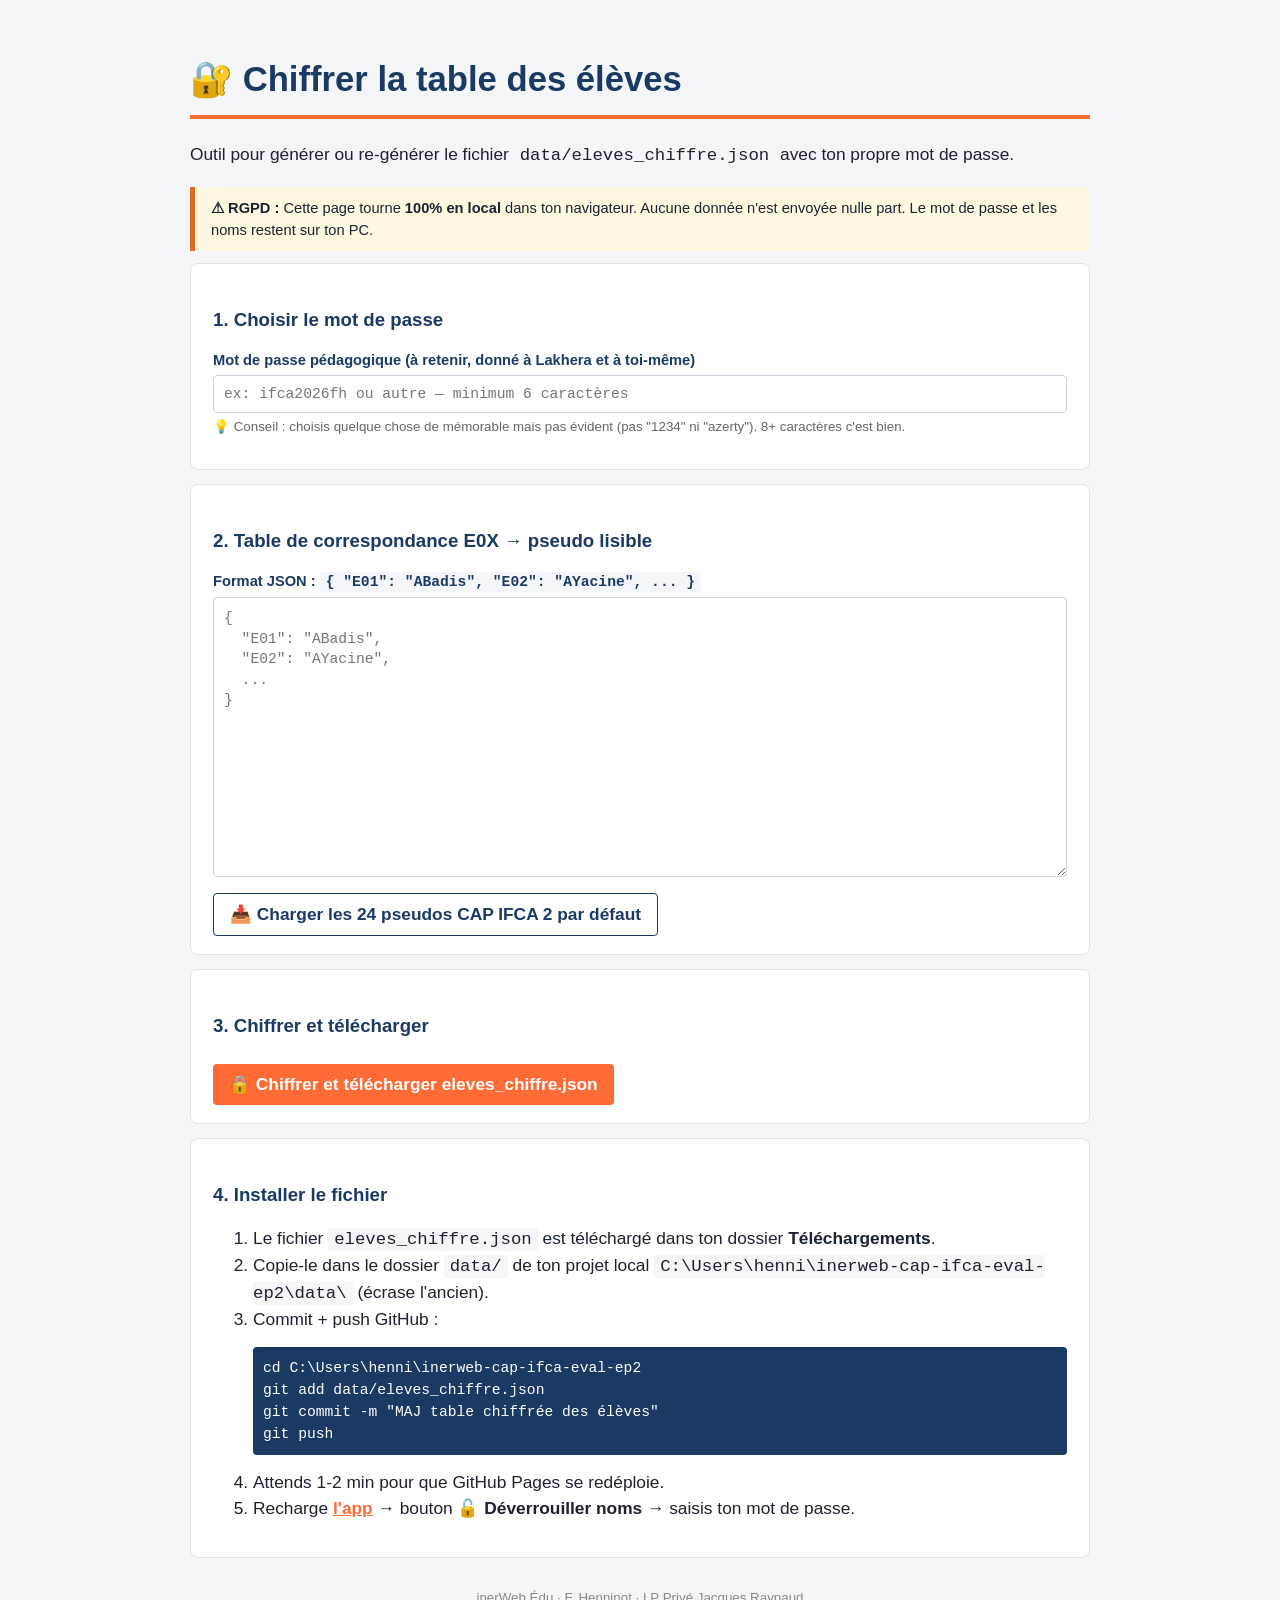
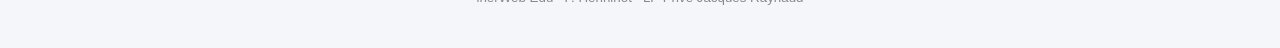
<file: chiffrer.html>
<!DOCTYPE html>
<html lang="fr">
<head>
<meta charset="UTF-8">
<meta name="viewport" content="width=device-width, initial-scale=1.0">
<title>🔐 Chiffrer la table des élèves — inerWeb EP2</title>
<style>
body { font-family: Calibri, sans-serif; font-size: 13pt; line-height: 1.5; color: #1a2332; max-width: 900px; margin: 0 auto; padding: 30px 20px; background: #f4f6fa; }
h1 { color: #1b3a63; font-family: 'Trebuchet MS', sans-serif; border-bottom: 4px solid #ff6b35; padding-bottom: 10px; }
h2 { color: #1b3a63; font-family: 'Trebuchet MS', sans-serif; margin-top: 24px; font-size: 14pt; }
.card { background: #fff; padding: 18px 22px; border-radius: 8px; margin-bottom: 14px; border: 1px solid #e0e4ea; }
label { display: block; font-weight: 700; font-size: 11pt; color: #1b3a63; margin-bottom: 4px; }
input[type=text], input[type=password], textarea { width: 100%; padding: 10px; border: 1px solid #cbd5e0; border-radius: 4px; font-family: Consolas, monospace; font-size: 11pt; box-sizing: border-box; }
textarea { font-family: Consolas, monospace; min-height: 280px; line-height: 1.4; }
button { background: #ff6b35; color: #fff; border: 0; padding: 10px 16px; border-radius: 4px; font-weight: 700; font-size: 13pt; cursor: pointer; margin-right: 8px; margin-top: 8px; font-family: inherit; }
button:hover { background: #e55a25; }
button.secondary { background: #fff; color: #1b3a63; border: 1px solid #1b3a63; }
.warn { background: #fff8e1; border-left: 5px solid #dd6b20; padding: 10px 16px; margin: 12px 0; border-radius: 0 6px 6px 0; font-size: 11pt; }
.ok { background: #f0fff4; border-left: 5px solid #38a169; padding: 10px 16px; margin: 12px 0; border-radius: 0 6px 6px 0; }
.err { background: #fff5f5; border-left: 5px solid #c53030; padding: 10px 16px; margin: 12px 0; border-radius: 0 6px 6px 0; color: #9b2c2c; }
code { background: #f4f6fa; padding: 2px 6px; border-radius: 3px; font-family: Consolas, monospace; }
.row { display: grid; grid-template-columns: 1fr 1fr; gap: 12px; }
a { color: #ff6b35; font-weight: 700; }
</style>
</head>
<body>

<h1>🔐 Chiffrer la table des élèves</h1>
<p>Outil pour générer ou re-générer le fichier <code>data/eleves_chiffre.json</code> avec ton propre mot de passe.</p>

<div class="warn">
  <strong>⚠ RGPD :</strong> Cette page tourne <strong>100% en local</strong> dans ton navigateur. Aucune donnée n'est envoyée nulle part. Le mot de passe et les noms restent sur ton PC.
</div>

<div class="card">
  <h2>1. Choisir le mot de passe</h2>
  <label>Mot de passe pédagogique (à retenir, donné à Lakhera et à toi-même)</label>
  <input type="password" id="pw" placeholder="ex: ifca2026fh ou autre — minimum 6 caractères">
  <p style="font-size:10pt;color:#666;margin-top:4px;">💡 Conseil : choisis quelque chose de mémorable mais pas évident (pas "1234" ni "azerty"). 8+ caractères c'est bien.</p>
</div>

<div class="card">
  <h2>2. Table de correspondance E0X → pseudo lisible</h2>
  <label>Format JSON : <code>{ "E01": "ABadis", "E02": "AYacine", ... }</code></label>
  <textarea id="corresp" placeholder='{
  "E01": "ABadis",
  "E02": "AYacine",
  ...
}'></textarea>
  <button class="secondary" id="btn-load-default">📥 Charger les 24 pseudos CAP IFCA 2 par défaut</button>
</div>

<div class="card">
  <h2>3. Chiffrer et télécharger</h2>
  <button id="btn-encrypt">🔒 Chiffrer et télécharger eleves_chiffre.json</button>
  <div id="result"></div>
</div>

<div class="card">
  <h2>4. Installer le fichier</h2>
  <ol>
    <li>Le fichier <code>eleves_chiffre.json</code> est téléchargé dans ton dossier <strong>Téléchargements</strong>.</li>
    <li>Copie-le dans le dossier <code>data/</code> de ton projet local <code>C:\Users\henni\inerweb-cap-ifca-eval-ep2\data\</code> (écrase l'ancien).</li>
    <li>Commit + push GitHub :
      <pre style="background:#1b3a63;color:#fff;padding:10px;border-radius:4px;font-size:11pt;overflow-x:auto;">cd C:\Users\henni\inerweb-cap-ifca-eval-ep2
git add data/eleves_chiffre.json
git commit -m "MAJ table chiffrée des élèves"
git push</pre>
    </li>
    <li>Attends 1-2 min pour que GitHub Pages se redéploie.</li>
    <li>Recharge <a href="https://frigorx.github.io/inerweb-cap-ifca-eval-ep2/" target="_blank">l'app</a> → bouton <strong>🔓 Déverrouiller noms</strong> → saisis ton mot de passe.</li>
  </ol>
</div>

<p style="margin-top:30px;font-size:10pt;color:#888;text-align:center;">
  inerWeb Édu · F. Henninot · LP Privé Jacques Raynaud
</p>

<script src="js/crypto-eleves.js"></script>
<script>
(function() {
  'use strict';

  /* Défaut : noms COMPLETS (NOM + Prénom) — feuille de présence officielle CAP IFCA 2 */
  var DEFAULT_CORRESP = {
    "E01": "AOUAMEUR Badis",
    "E02": "AZIZ Yacine",
    "E03": "BAHLOULI Abderahim",
    "E04": "BELHANI Kaïss",
    "E05": "BOUALLEG Iyad",
    "E06": "CARBILA Dainis",
    "E07": "DAHMANE Rïad",
    "E08": "DEWITTE Mathys",
    "E09": "DIARRASSOUBA Souleymane",
    "E10": "FLEUVE Ryad",
    "E11": "GIBALA Bartosz",
    "E12": "KAMARA Youssouf",
    "E13": "KASRI Yanis",
    "E14": "MENDY Frédéric",
    "E15": "MIRIDJANIAN Myrone",
    "E16": "NKOKO Francis",
    "E17": "OUALANE Nabil",
    "E18": "OURA Herve",
    "E19": "SABER CHOUIREF Anes",
    "E20": "TENGOUR Ali",
    "E21": "BOUGHANMI Jibril",
    "E22": "AKKAYA David",
    "E23": "FOFANA Lancinet",
    "E24": "AGUENI Dris",
    "E25": "🧪 TEST 1 (à ignorer)",
    "E26": "🧪 TEST 2 (à ignorer)",
    "E27": "🧪 TEST 3 (à ignorer)"
  };

  document.getElementById('btn-load-default').onclick = function() {
    document.getElementById('corresp').value = JSON.stringify(DEFAULT_CORRESP, null, 2);
  };

  document.getElementById('btn-encrypt').onclick = function() {
    var pw = document.getElementById('pw').value;
    var raw = document.getElementById('corresp').value.trim();
    var result = document.getElementById('result');
    result.innerHTML = '';

    if (!pw || pw.length < 4) {
      result.innerHTML = '<div class="err">❌ Mot de passe trop court (min 4 caractères).</div>';
      return;
    }
    var corresp;
    try { corresp = JSON.parse(raw); }
    catch (e) {
      result.innerHTML = '<div class="err">❌ JSON invalide : ' + e.message + '</div>';
      return;
    }
    if (!corresp || Object.keys(corresp).length === 0) {
      result.innerHTML = '<div class="err">❌ Table vide.</div>';
      return;
    }

    result.innerHTML = '<p>🔄 Chiffrement en cours…</p>';
    CryptoEleves.encrypt(corresp, pw).then(function(payload) {
      var blob = new Blob([JSON.stringify(payload, null, 2)], { type: 'application/json' });
      var url = URL.createObjectURL(blob);
      var a = document.createElement('a');
      a.href = url;
      a.download = 'eleves_chiffre.json';
      document.body.appendChild(a);
      a.click();
      document.body.removeChild(a);
      URL.revokeObjectURL(url);
      result.innerHTML = '<div class="ok">✓ Fichier <strong>eleves_chiffre.json</strong> téléchargé !<br>' +
        '<small>' + Object.keys(corresp).length + ' élèves chiffrés AES-256-GCM. Suis l\'étape 4 ci-dessous pour le déployer.</small></div>';
      /* Tester immédiatement qu'on peut déchiffrer */
      CryptoEleves.encrypt(corresp, pw).then(function() {
        console.log('[Chiffrer] Test ré-encrypt OK');
      });
    }).catch(function(err) {
      result.innerHTML = '<div class="err">❌ Erreur : ' + err.message + '</div>';
    });
  };
})();
</script>

</body>
</html>
</file>
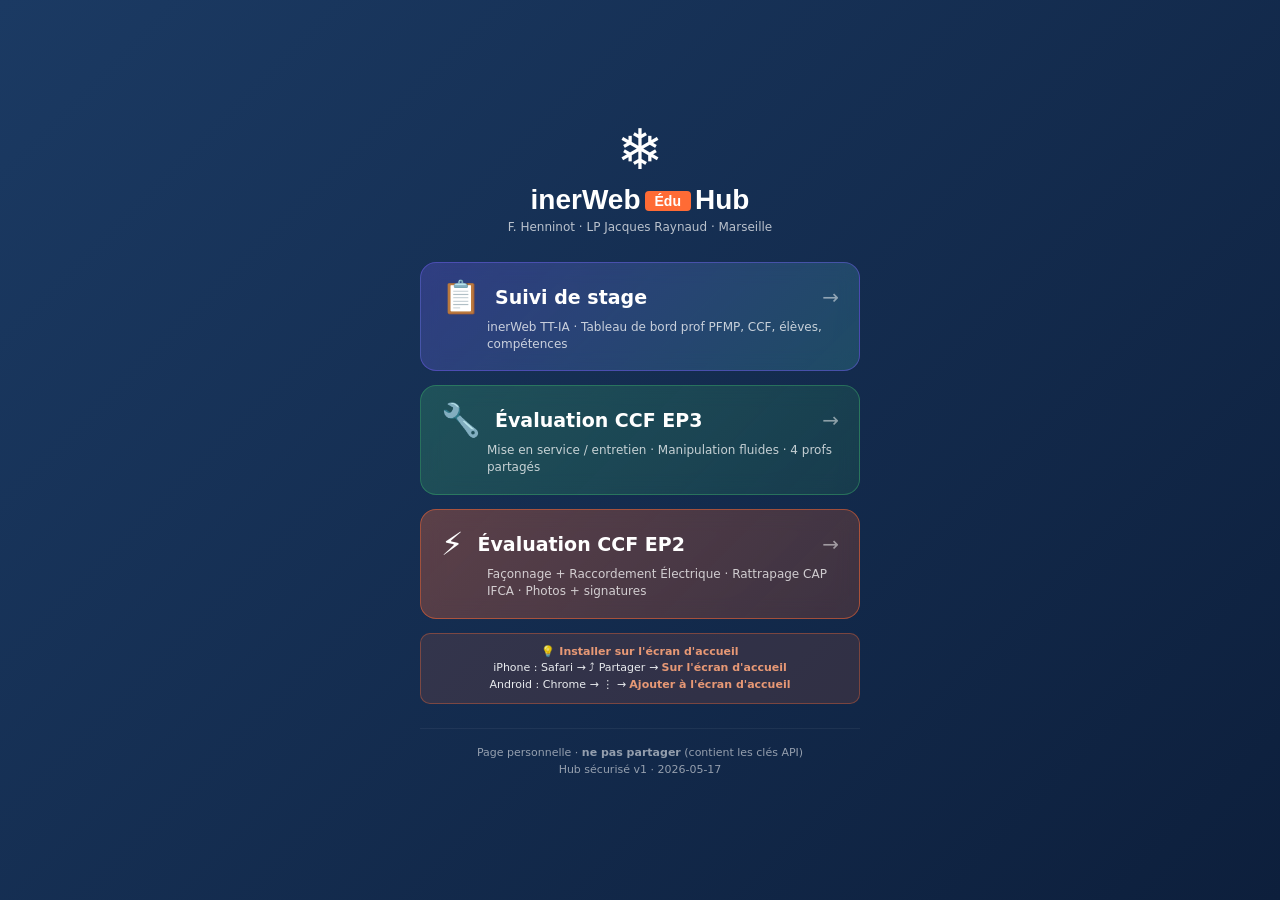
<file: hub.html>
<!DOCTYPE html>
<html lang="fr">
<head>
<meta charset="UTF-8">
<meta name="viewport" content="width=device-width,initial-scale=1,maximum-scale=1,user-scalable=no,viewport-fit=cover">
<meta name="theme-color" content="#1b3a63">
<meta name="apple-mobile-web-app-capable" content="yes">
<meta name="apple-mobile-web-app-status-bar-style" content="black-translucent">
<meta name="apple-mobile-web-app-title" content="inerWeb FH">
<title>inerWeb Hub — F. Henninot</title>
<link rel="icon" href="data:image/svg+xml;utf8,<svg xmlns='http://www.w3.org/2000/svg' viewBox='0 0 64 64'><rect width='64' height='64' rx='12' fill='%231b3a63'/><text x='32' y='46' font-size='36' text-anchor='middle' fill='white'>%E2%9D%84</text></svg>">
<link rel="apple-touch-icon" href="data:image/svg+xml;utf8,<svg xmlns='http://www.w3.org/2000/svg' viewBox='0 0 180 180'><rect width='180' height='180' rx='32' fill='%231b3a63'/><text x='90' y='130' font-size='100' text-anchor='middle' fill='white'>%E2%9D%84</text></svg>">
<!-- Manifest PWA inline (data URL) -->
<link rel="manifest" href='data:application/manifest+json,%7B%22name%22%3A%22inerWeb%20Hub%20FH%22%2C%22short_name%22%3A%22inerWeb%22%2C%22start_url%22%3A%22.%2Fhub.html%22%2C%22display%22%3A%22standalone%22%2C%22background_color%22%3A%22%231b3a63%22%2C%22theme_color%22%3A%22%231b3a63%22%2C%22icons%22%3A%5B%7B%22src%22%3A%22data%3Aimage%2Fsvg%2Bxml%3Bbase64%2CPHN2ZyB4bWxucz0iaHR0cDovL3d3dy53My5vcmcvMjAwMC9zdmciIHZpZXdCb3g9IjAgMCAxOTIgMTkyIj48cmVjdCB3aWR0aD0iMTkyIiBoZWlnaHQ9IjE5MiIgcng9IjMyIiBmaWxsPSIjMWIzYTYzIi8%2BPHRleHQgeD0iOTYiIHk9IjE0MCIgZm9udC1zaXplPSIxMTAiIHRleHQtYW5jaG9yPSJtaWRkbGUiIGZpbGw9IndoaXRlIj7inIQ8L3RleHQ%2BPC9zdmc%2B%22%2C%22sizes%22%3A%22192x192%22%2C%22type%22%3A%22image%2Fsvg%2Bxml%22%2C%22purpose%22%3A%22any%20maskable%22%7D%2C%7B%22src%22%3A%22data%3Aimage%2Fsvg%2Bxml%3Bbase64%2CPHN2ZyB4bWxucz0iaHR0cDovL3d3dy53My5vcmcvMjAwMC9zdmciIHZpZXdCb3g9IjAgMCA1MTIgNTEyIj48cmVjdCB3aWR0aD0iNTEyIiBoZWlnaHQ9IjUxMiIgcng9Ijg4IiBmaWxsPSIjMWIzYTYzIi8%2BPHRleHQgeD0iMjU2IiB5PSIzNzAiIGZvbnQtc2l6ZT0iMjkwIiB0ZXh0LWFuY2hvcj0ibWlkZGxlIiBmaWxsPSJ3aGl0ZSI%2BJiN4Mjc0NDs8L3RleHQ%2BPC9zdmc%2B%22%2C%22sizes%22%3A%22512x512%22%2C%22type%22%3A%22image%2Fsvg%2Bxml%22%2C%22purpose%22%3A%22any%20maskable%22%7D%5D%7D'>
<style>
* { margin: 0; padding: 0; box-sizing: border-box; -webkit-tap-highlight-color: transparent; }
body {
  font-family: -apple-system, 'Segoe UI', system-ui, sans-serif;
  background: linear-gradient(135deg, #1b3a63 0%, #0d1f3c 100%);
  color: #fff;
  min-height: 100vh; min-height: 100dvh;
  padding: env(safe-area-inset-top, 16px) 16px env(safe-area-inset-bottom, 16px);
  display: flex; align-items: center; justify-content: center;
}
.box {
  max-width: 440px; width: 100%;
  text-align: center;
}
.logo {
  font-size: 56px; line-height: 1;
  margin-bottom: 6px;
}
h1 {
  font-family: 'Trebuchet MS', sans-serif;
  font-size: 24px; font-weight: 800;
  margin-bottom: 4px;
}
h1 .edu {
  background: #ff6b35; color: #fff;
  padding: 2px 10px; border-radius: 4px;
  font-size: 14px; margin: 0 4px; vertical-align: middle;
}
.subtitle {
  font-size: 12px; opacity: 0.7;
  margin-bottom: 28px;
}
.cards { display: flex; flex-direction: column; gap: 14px; }
.card {
  display: block;
  background: rgba(255,255,255,0.1);
  border-radius: 16px;
  padding: 18px 20px;
  text-decoration: none; color: #fff;
  backdrop-filter: blur(10px); -webkit-backdrop-filter: blur(10px);
  border: 1px solid rgba(255,255,255,0.15);
  transition: transform 0.15s, background 0.2s;
  text-align: left;
  position: relative;
}
.card:active { transform: scale(0.97); background: rgba(255,255,255,0.18); }
.card .icon-line { display: flex; align-items: center; gap: 14px; margin-bottom: 6px; }
.card .icon { font-size: 32px; line-height: 1; }
.card .title { font-size: 18px; font-weight: 800; flex: 1; }
.card .arrow { font-size: 20px; opacity: 0.5; }
.card .desc { font-size: 12px; opacity: 0.75; line-height: 1.4; padding-left: 46px; }

.card.suivi  { background: linear-gradient(135deg, rgba(108,92,231,0.3), rgba(78,205,196,0.2)); border-color: rgba(108,92,231,0.5); }
.card.ep3    { background: linear-gradient(135deg, rgba(56,161,105,0.3), rgba(45,134,89,0.2)); border-color: rgba(56,161,105,0.5); }
.card.ep2    { background: linear-gradient(135deg, rgba(255,107,53,0.3), rgba(232,93,38,0.2)); border-color: rgba(255,107,53,0.5); }

.footer {
  margin-top: 24px; padding-top: 16px;
  border-top: 1px solid rgba(255,255,255,0.1);
  font-size: 11px; opacity: 0.55; line-height: 1.5;
}
.footer a { color: #ff9b6b; text-decoration: none; font-weight: 700; }
.footer a:active { opacity: 0.7; }

.install-tip {
  margin-top: 14px; padding: 10px 14px;
  background: rgba(255,107,53,0.15);
  border: 1px solid rgba(255,107,53,0.4);
  border-radius: 10px;
  font-size: 11px; opacity: 0.9; line-height: 1.5;
}
.install-tip strong { color: #ffa57a; }

@media (min-width: 600px) {
  h1 { font-size: 28px; }
  .card .title { font-size: 19px; }
}
</style>
</head>
<body>

<div class="box">
  <div class="logo">❄</div>
  <h1>inerWeb<span class="edu">Édu</span>Hub</h1>
  <div class="subtitle">F. Henninot · LP Jacques Raynaud · Marseille</div>

  <div class="cards">

    <!-- SUIVI DE STAGE (TT-IA) -->
    <a class="card suivi" href="https://frigorx.github.io/tt-ia/inerweb_prof.html#cfg=[base64]">
      <div class="icon-line">
        <span class="icon">📋</span>
        <span class="title">Suivi de stage</span>
        <span class="arrow">→</span>
      </div>
      <div class="desc">inerWeb TT-IA · Tableau de bord prof PFMP, CCF, élèves, compétences</div>
    </a>

    <!-- CCF EP3 -->
    <a class="card ep3" href="https://frigorx.github.io/inerweb-cap-ifca-eval/">
      <div class="icon-line">
        <span class="icon">🔧</span>
        <span class="title">Évaluation CCF EP3</span>
        <span class="arrow">→</span>
      </div>
      <div class="desc">Mise en service / entretien · Manipulation fluides · 4 profs partagés</div>
    </a>

    <!-- CCF EP2 -->
    <a class="card ep2" href="https://frigorx.github.io/inerweb-cap-ifca-eval-ep2/#cfg=[base64]%3D">
      <div class="icon-line">
        <span class="icon">⚡</span>
        <span class="title">Évaluation CCF EP2</span>
        <span class="arrow">→</span>
      </div>
      <div class="desc">Façonnage + Raccordement Électrique · Rattrapage CAP IFCA · Photos + signatures</div>
    </a>

  </div>

  <!-- Astuce installation -->
  <div class="install-tip">
    <strong>💡 Installer sur l'écran d'accueil</strong><br>
    iPhone : Safari → ⤴ Partager → <strong>Sur l'écran d'accueil</strong><br>
    Android : Chrome → ⋮ → <strong>Ajouter à l'écran d'accueil</strong>
  </div>

  <div class="footer">
    Page personnelle · <strong>ne pas partager</strong> (contient les clés API)<br>
    Hub sécurisé v1 · 2026-05-17
  </div>
</div>

<script>
  /* Détection PWA installée pour cacher le tip si déjà installé */
  if (window.matchMedia('(display-mode: standalone)').matches || window.navigator.standalone) {
    var tip = document.querySelector('.install-tip');
    if (tip) tip.style.display = 'none';
  }
</script>
</body>
</html>
</file>
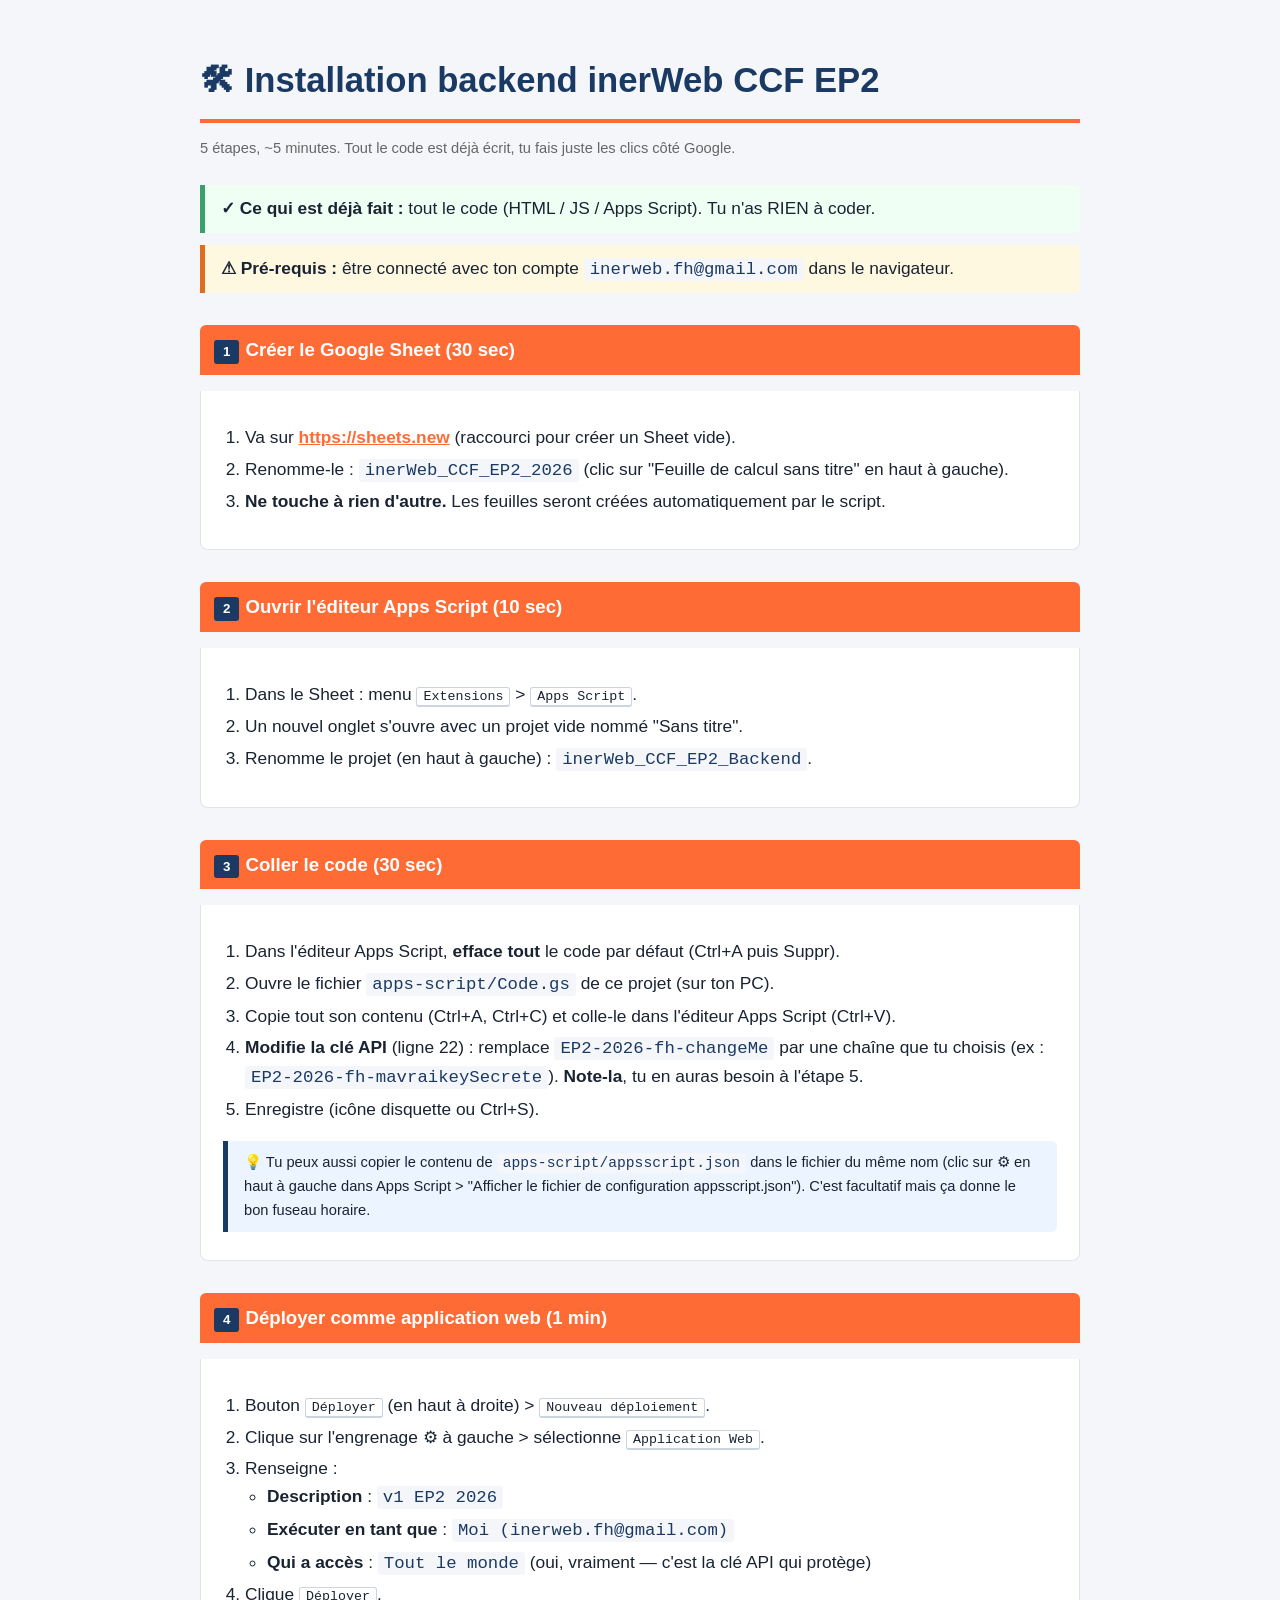
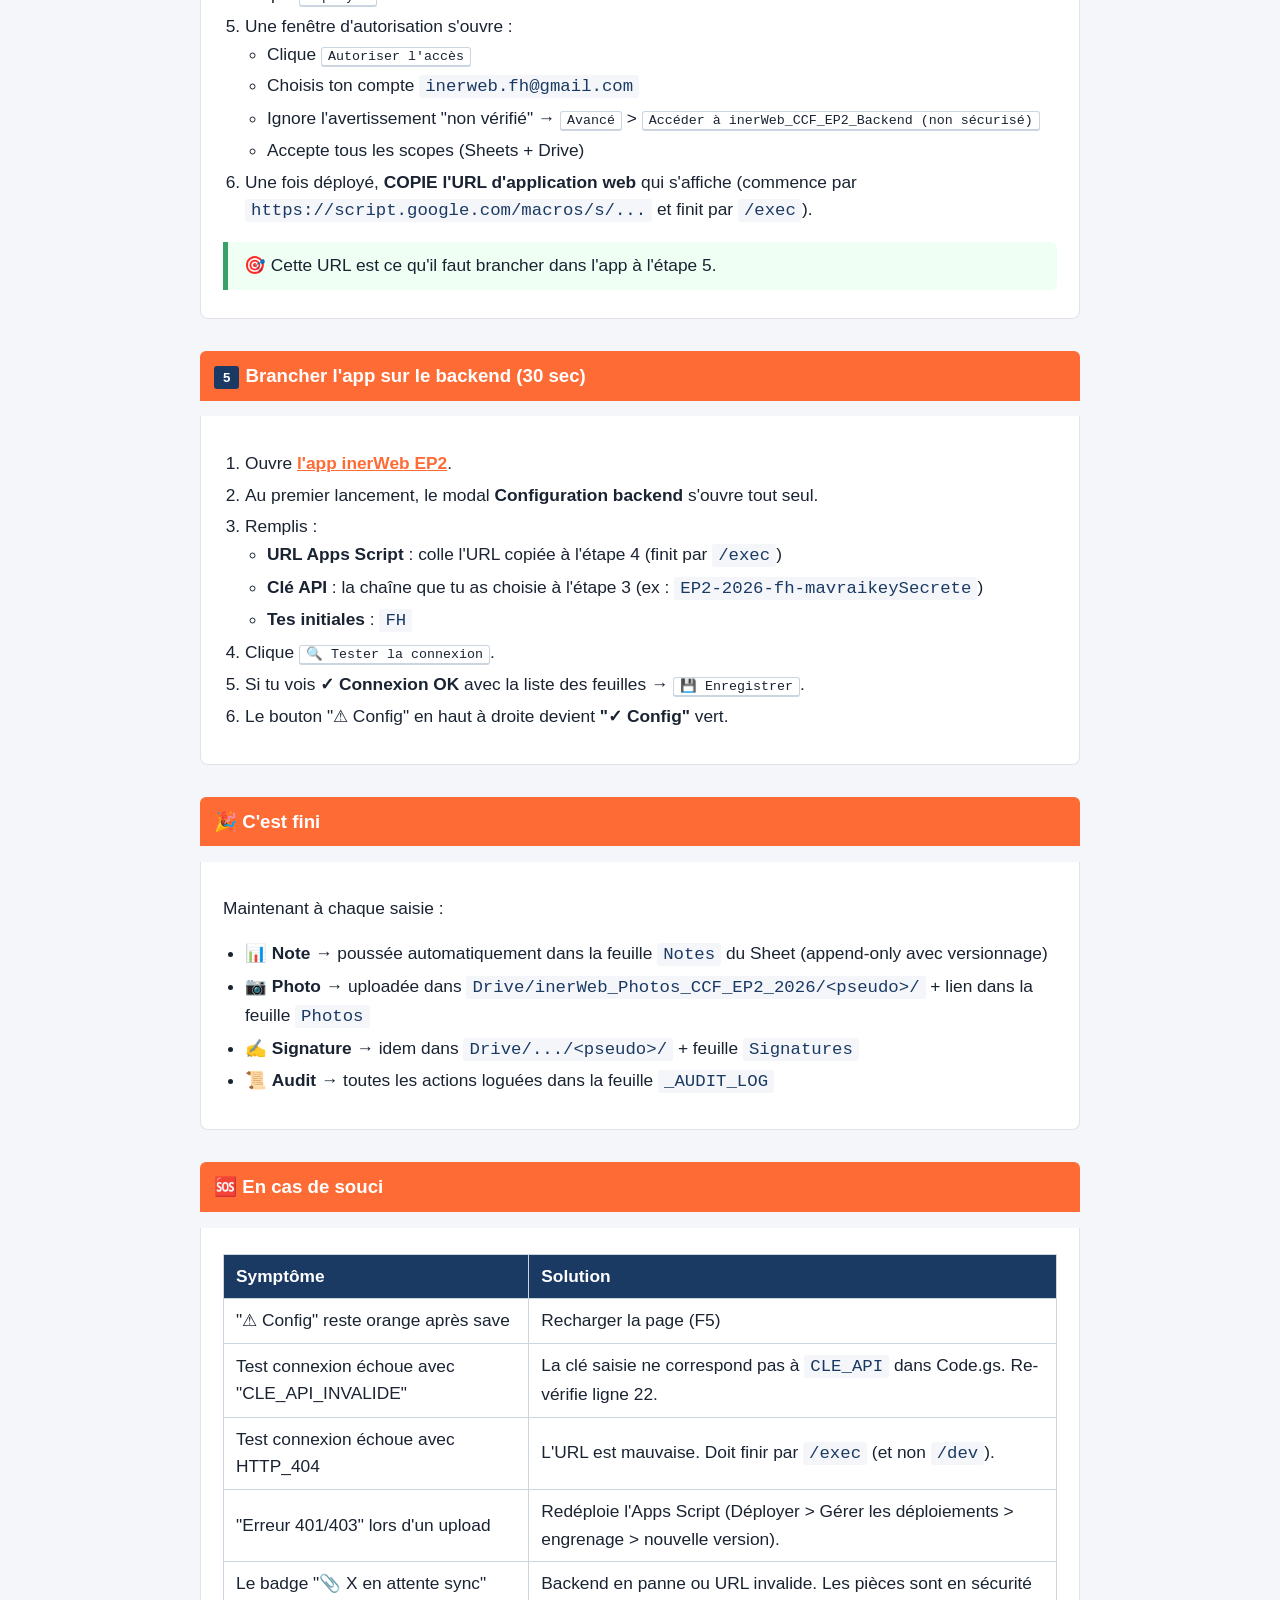
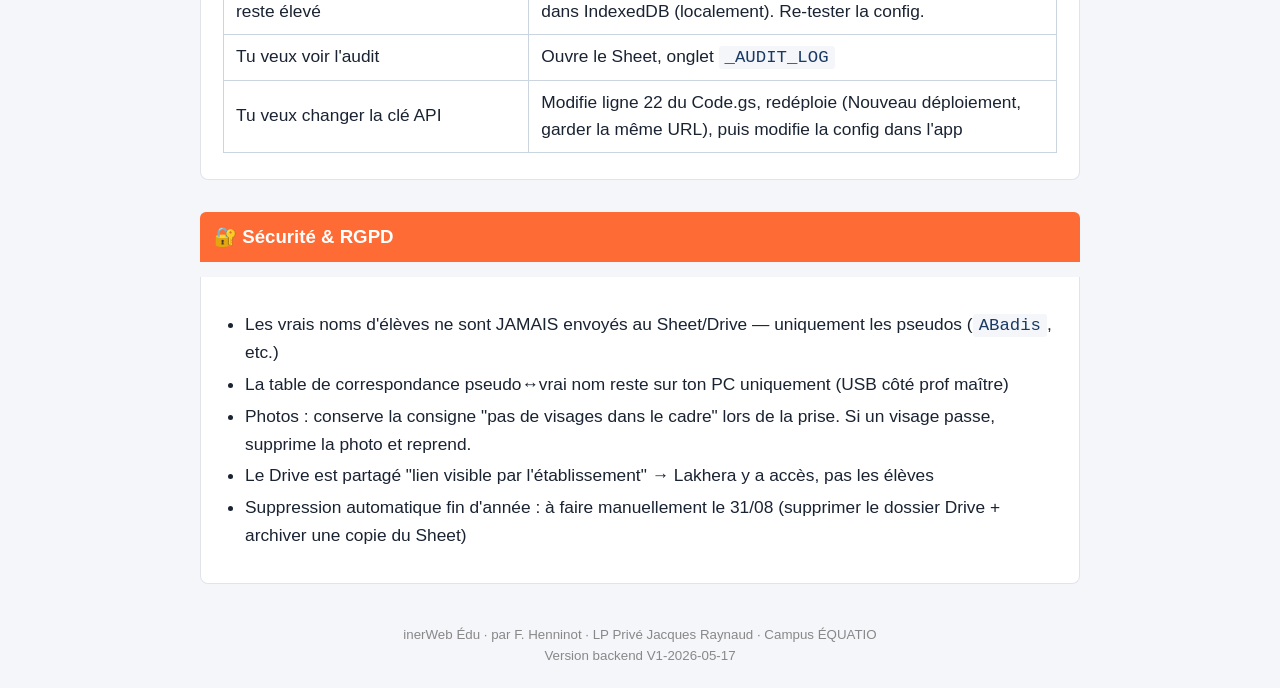
<file: PROCEDURE_INSTALLATION.html>
<!DOCTYPE html>
<html lang="fr">
<head>
<meta charset="UTF-8">
<meta name="viewport" content="width=device-width, initial-scale=1.0">
<title>Installation backend — inerWeb CCF EP2</title>
<style>
body { font-family: Calibri, sans-serif; font-size: 13pt; line-height: 1.6; color: #1a2332; max-width: 880px; margin: 0 auto; padding: 30px 20px; background: #f4f6fa; }
h1 { color: #1b3a63; font-family: 'Trebuchet MS', sans-serif; border-bottom: 4px solid #ff6b35; padding-bottom: 10px; margin-bottom: 4px; }
.sub { color: #666; font-size: 11pt; margin-bottom: 24px; }
h2 { color: #1b3a63; font-family: 'Trebuchet MS', sans-serif; margin-top: 32px; padding: 10px 14px; background: #ff6b35; color: #fff; border-radius: 6px 6px 0 0; font-size: 14pt; }
.step { background: #fff; padding: 16px 22px; border-radius: 0 0 8px 8px; margin-bottom: 14px; border: 1px solid #e0e4ea; border-top: 0; }
code { background: #f4f6fa; padding: 2px 6px; border-radius: 3px; font-family: Consolas, monospace; color: #1b3a63; }
pre { background: #1b3a63; color: #fff; padding: 14px; border-radius: 6px; overflow-x: auto; font-size: 11pt; line-height: 1.45; }
.warn { background: #fff8e1; border-left: 5px solid #dd6b20; padding: 10px 16px; margin: 12px 0; border-radius: 0 6px 6px 0; }
.ok { background: #f0fff4; border-left: 5px solid #38a169; padding: 10px 16px; margin: 12px 0; border-radius: 0 6px 6px 0; }
.tip { background: #ebf4ff; border-left: 5px solid #1b3a63; padding: 10px 16px; margin: 12px 0; border-radius: 0 6px 6px 0; font-size: 11pt; }
ul, ol { padding-left: 22px; }
li { margin-bottom: 4px; }
a { color: #ff6b35; font-weight: 700; }
table { border-collapse: collapse; width: 100%; margin: 10px 0; background: #fff; }
th, td { border: 1px solid #cbd5e0; padding: 8px 12px; text-align: left; }
th { background: #1b3a63; color: #fff; }
kbd { background: #fff; border: 1px solid #cbd5e0; border-bottom-width: 2px; padding: 1px 6px; border-radius: 3px; font-family: Consolas, monospace; font-size: 10pt; }
.tag { display: inline-block; background: #1b3a63; color: #fff; padding: 1px 9px; border-radius: 3px; font-size: 10pt; font-weight: 700; margin-right: 6px; }
</style>
</head>
<body>

<h1>🛠 Installation backend inerWeb CCF EP2</h1>
<p class="sub">5 étapes, ~5 minutes. Tout le code est déjà écrit, tu fais juste les clics côté Google.</p>

<div class="ok">
  <strong>✓ Ce qui est déjà fait :</strong> tout le code (HTML / JS / Apps Script). Tu n'as RIEN à coder.
</div>

<div class="warn">
  <strong>⚠ Pré-requis :</strong> être connecté avec ton compte <code>inerweb.fh@gmail.com</code> dans le navigateur.
</div>

<h2><span class="tag">1</span>Créer le Google Sheet (30 sec)</h2>
<div class="step">
  <ol>
    <li>Va sur <a href="https://sheets.new" target="_blank">https://sheets.new</a> (raccourci pour créer un Sheet vide).</li>
    <li>Renomme-le : <code>inerWeb_CCF_EP2_2026</code> (clic sur "Feuille de calcul sans titre" en haut à gauche).</li>
    <li><strong>Ne touche à rien d'autre.</strong> Les feuilles seront créées automatiquement par le script.</li>
  </ol>
</div>

<h2><span class="tag">2</span>Ouvrir l'éditeur Apps Script (10 sec)</h2>
<div class="step">
  <ol>
    <li>Dans le Sheet : menu <kbd>Extensions</kbd> > <kbd>Apps Script</kbd>.</li>
    <li>Un nouvel onglet s'ouvre avec un projet vide nommé "Sans titre".</li>
    <li>Renomme le projet (en haut à gauche) : <code>inerWeb_CCF_EP2_Backend</code>.</li>
  </ol>
</div>

<h2><span class="tag">3</span>Coller le code (30 sec)</h2>
<div class="step">
  <ol>
    <li>Dans l'éditeur Apps Script, <strong>efface tout</strong> le code par défaut (Ctrl+A puis Suppr).</li>
    <li>Ouvre le fichier <code>apps-script/Code.gs</code> de ce projet (sur ton PC).</li>
    <li>Copie tout son contenu (Ctrl+A, Ctrl+C) et colle-le dans l'éditeur Apps Script (Ctrl+V).</li>
    <li><strong>Modifie la clé API</strong> (ligne 22) : remplace <code>EP2-2026-fh-changeMe</code> par une chaîne que tu choisis (ex : <code>EP2-2026-fh-mavraikeySecrete</code>). <strong>Note-la</strong>, tu en auras besoin à l'étape 5.</li>
    <li>Enregistre (icône disquette ou Ctrl+S).</li>
  </ol>
  <div class="tip">
    💡 Tu peux aussi copier le contenu de <code>apps-script/appsscript.json</code> dans le fichier du même nom (clic sur ⚙ en haut à gauche dans Apps Script > "Afficher le fichier de configuration appsscript.json"). C'est facultatif mais ça donne le bon fuseau horaire.
  </div>
</div>

<h2><span class="tag">4</span>Déployer comme application web (1 min)</h2>
<div class="step">
  <ol>
    <li>Bouton <kbd>Déployer</kbd> (en haut à droite) > <kbd>Nouveau déploiement</kbd>.</li>
    <li>Clique sur l'engrenage ⚙ à gauche > sélectionne <kbd>Application Web</kbd>.</li>
    <li>Renseigne :
      <ul>
        <li><strong>Description</strong> : <code>v1 EP2 2026</code></li>
        <li><strong>Exécuter en tant que</strong> : <code>Moi (inerweb.fh@gmail.com)</code></li>
        <li><strong>Qui a accès</strong> : <code>Tout le monde</code> (oui, vraiment — c'est la clé API qui protège)</li>
      </ul>
    </li>
    <li>Clique <kbd>Déployer</kbd>.</li>
    <li>Une fenêtre d'autorisation s'ouvre :
      <ul>
        <li>Clique <kbd>Autoriser l'accès</kbd></li>
        <li>Choisis ton compte <code>inerweb.fh@gmail.com</code></li>
        <li>Ignore l'avertissement "non vérifié" → <kbd>Avancé</kbd> > <kbd>Accéder à inerWeb_CCF_EP2_Backend (non sécurisé)</kbd></li>
        <li>Accepte tous les scopes (Sheets + Drive)</li>
      </ul>
    </li>
    <li>Une fois déployé, <strong>COPIE l'URL d'application web</strong> qui s'affiche (commence par <code>https://script.google.com/macros/s/...</code> et finit par <code>/exec</code>).</li>
  </ol>
  <div class="ok">
    🎯 Cette URL est ce qu'il faut brancher dans l'app à l'étape 5.
  </div>
</div>

<h2><span class="tag">5</span>Brancher l'app sur le backend (30 sec)</h2>
<div class="step">
  <ol>
    <li>Ouvre <a href="index.html">l'app inerWeb EP2</a>.</li>
    <li>Au premier lancement, le modal <strong>Configuration backend</strong> s'ouvre tout seul.</li>
    <li>Remplis :
      <ul>
        <li><strong>URL Apps Script</strong> : colle l'URL copiée à l'étape 4 (finit par <code>/exec</code>)</li>
        <li><strong>Clé API</strong> : la chaîne que tu as choisie à l'étape 3 (ex : <code>EP2-2026-fh-mavraikeySecrete</code>)</li>
        <li><strong>Tes initiales</strong> : <code>FH</code></li>
      </ul>
    </li>
    <li>Clique <kbd>🔍 Tester la connexion</kbd>.</li>
    <li>Si tu vois <strong>✓ Connexion OK</strong> avec la liste des feuilles → <kbd>💾 Enregistrer</kbd>.</li>
    <li>Le bouton "⚠ Config" en haut à droite devient <strong>"✓ Config"</strong> vert.</li>
  </ol>
</div>

<h2>🎉 C'est fini</h2>
<div class="step">
  <p>Maintenant à chaque saisie :</p>
  <ul>
    <li>📊 <strong>Note</strong> → poussée automatiquement dans la feuille <code>Notes</code> du Sheet (append-only avec versionnage)</li>
    <li>📷 <strong>Photo</strong> → uploadée dans <code>Drive/inerWeb_Photos_CCF_EP2_2026/&lt;pseudo&gt;/</code> + lien dans la feuille <code>Photos</code></li>
    <li>✍ <strong>Signature</strong> → idem dans <code>Drive/.../&lt;pseudo&gt;/</code> + feuille <code>Signatures</code></li>
    <li>📜 <strong>Audit</strong> → toutes les actions loguées dans la feuille <code>_AUDIT_LOG</code></li>
  </ul>
</div>

<h2>🆘 En cas de souci</h2>
<div class="step">
  <table>
    <tr><th>Symptôme</th><th>Solution</th></tr>
    <tr><td>"⚠ Config" reste orange après save</td><td>Recharger la page (F5)</td></tr>
    <tr><td>Test connexion échoue avec "CLE_API_INVALIDE"</td><td>La clé saisie ne correspond pas à <code>CLE_API</code> dans Code.gs. Re-vérifie ligne 22.</td></tr>
    <tr><td>Test connexion échoue avec HTTP_404</td><td>L'URL est mauvaise. Doit finir par <code>/exec</code> (et non <code>/dev</code>).</td></tr>
    <tr><td>"Erreur 401/403" lors d'un upload</td><td>Redéploie l'Apps Script (Déployer > Gérer les déploiements > engrenage > nouvelle version).</td></tr>
    <tr><td>Le badge "📎 X en attente sync" reste élevé</td><td>Backend en panne ou URL invalide. Les pièces sont en sécurité dans IndexedDB (localement). Re-tester la config.</td></tr>
    <tr><td>Tu veux voir l'audit</td><td>Ouvre le Sheet, onglet <code>_AUDIT_LOG</code></td></tr>
    <tr><td>Tu veux changer la clé API</td><td>Modifie ligne 22 du Code.gs, redéploie (Nouveau déploiement, garder la même URL), puis modifie la config dans l'app</td></tr>
  </table>
</div>

<h2>🔐 Sécurité &amp; RGPD</h2>
<div class="step">
  <ul>
    <li>Les vrais noms d'élèves ne sont JAMAIS envoyés au Sheet/Drive — uniquement les pseudos (<code>ABadis</code>, etc.)</li>
    <li>La table de correspondance pseudo↔vrai nom reste sur ton PC uniquement (USB côté prof maître)</li>
    <li>Photos : conserve la consigne "pas de visages dans le cadre" lors de la prise. Si un visage passe, supprime la photo et reprend.</li>
    <li>Le Drive est partagé "lien visible par l'établissement" → Lakhera y a accès, pas les élèves</li>
    <li>Suppression automatique fin d'année : à faire manuellement le 31/08 (supprimer le dossier Drive + archiver une copie du Sheet)</li>
  </ul>
</div>

<p style="margin-top:40px;font-size:10pt;color:#888;text-align:center;">
  inerWeb Édu · par F. Henninot · LP Privé Jacques Raynaud · Campus ÉQUATIO<br>
  Version backend V1-2026-05-17
</p>

</body>
</html>
</file>
<file: css/style.css>
/* inerWeb Eval CAP IFCA — charte stricte
   Calibri 14pt min · Trebuchet MS bold titres · #1b3a63 / #ff6b35 · fond clair */

:root {
  --bleu: #1b3a63;
  --bleu-clair: #2a5689;
  --orange: #ff6b35;
  --orange-clair: #ff8a5b;
  --bg: #ffffff;
  --bg-alt: #f6f8fb;
  --bg-card: #ffffff;
  --text: #1a202c;
  --text-soft: #4a5568;
  --border: #d9e1ec;
  --vert: #38a169;
  --rouge: #c53030;
  --jaune: #dd6b20;
  --shadow: 0 1px 3px rgba(27,58,99,0.08), 0 4px 12px rgba(27,58,99,0.04);
  --radius: 8px;
}

* { box-sizing: border-box; }

html, body {
  margin: 0;
  padding: 0;
  background: var(--bg-alt);
  color: var(--text);
  font-family: Calibri, "Segoe UI", Tahoma, sans-serif;
  font-size: 14pt;
  line-height: 1.5;
  text-align: left;
}

h1, h2, h3, h4 {
  font-family: "Trebuchet MS", "Lucida Grande", sans-serif;
  font-weight: 700;
  color: var(--bleu);
  margin: 0 0 0.6em 0;
  line-height: 1.25;
}
h1 { font-size: 24pt; }
h2 { font-size: 18pt; }
h3 { font-size: 16pt; }
h4 { font-size: 14pt; }

a { color: var(--bleu); text-decoration: none; }
a:hover { text-decoration: underline; }

/* === LAYOUT === */
.app-shell {
  display: grid;
  grid-template-rows: auto 1fr auto;
  min-height: 100vh;
}

header.app-header {
  background: var(--bg-card);
  border-bottom: 3px solid var(--bleu);
  padding: 12px 24px;
  display: flex;
  align-items: center;
  gap: 16px;
  flex-wrap: wrap;
  box-shadow: var(--shadow);
}

.logo {
  display: flex;
  align-items: center;
  gap: 8px;
  font-family: "Trebuchet MS", sans-serif;
  font-weight: 700;
  font-size: 18pt;
  color: var(--bleu);
}
.logo .flake { font-size: 22pt; }
.logo .badge-edu {
  background: var(--orange);
  color: #fff;
  padding: 2px 10px;
  border-radius: 4px;
  font-size: 12pt;
  margin-left: 4px;
}
.logo .signature {
  font-size: 10pt;
  font-weight: normal;
  color: var(--text-soft);
  margin-left: 8px;
  font-family: Calibri, sans-serif;
}

.title-app {
  font-family: "Trebuchet MS", sans-serif;
  font-size: 16pt;
  font-weight: 700;
  color: var(--bleu);
  margin-left: auto;
}

.prof-badge {
  display: flex;
  align-items: center;
  gap: 8px;
  background: var(--bg-alt);
  padding: 6px 12px;
  border-radius: 20px;
  font-size: 12pt;
  border: 1px solid var(--border);
}
.prof-badge .dot {
  width: 12px; height: 12px; border-radius: 50%;
}
.prof-badge button {
  background: transparent; border: none; color: var(--text-soft);
  cursor: pointer; font-size: 11pt;
}

/* === NAV TABS === */
nav.tabs {
  background: var(--bg-card);
  display: flex;
  gap: 0;
  padding: 0 24px;
  border-bottom: 1px solid var(--border);
  overflow-x: auto;
}
nav.tabs button {
  background: transparent;
  border: none;
  border-bottom: 3px solid transparent;
  padding: 12px 20px;
  font-family: "Trebuchet MS", sans-serif;
  font-size: 14pt;
  font-weight: 700;
  color: var(--text-soft);
  cursor: pointer;
  white-space: nowrap;
}
nav.tabs button:hover { color: var(--bleu); background: var(--bg-alt); }
nav.tabs button.active {
  color: var(--bleu);
  border-bottom-color: var(--orange);
}

main.app-main {
  padding: 24px;
  max-width: 1400px;
  width: 100%;
  margin: 0 auto;
}

section.view { display: none; }
section.view.visible { display: block; }

footer.app-footer {
  background: var(--bleu);
  color: #fff;
  text-align: center;
  padding: 12px 24px;
  font-size: 11pt;
}
footer.app-footer .rgpd {
  color: #fff;
  font-style: italic;
}

/* === COMPONENTS === */
.card {
  background: var(--bg-card);
  border-radius: var(--radius);
  box-shadow: var(--shadow);
  padding: 20px;
  margin-bottom: 16px;
}

.btn {
  background: var(--bleu);
  color: #fff;
  border: none;
  padding: 10px 18px;
  font-family: "Trebuchet MS", sans-serif;
  font-size: 13pt;
  font-weight: 700;
  border-radius: var(--radius);
  cursor: pointer;
}
.btn:hover { background: var(--bleu-clair); }
.btn.secondary { background: transparent; color: var(--bleu); border: 2px solid var(--bleu); }
.btn.orange { background: var(--orange); }
.btn.orange:hover { background: var(--orange-clair); }
.btn.ghost { background: transparent; color: var(--bleu); }
.btn.small { padding: 6px 10px; font-size: 11pt; }

input[type="text"], input[type="url"], select, textarea {
  font-family: Calibri, sans-serif;
  font-size: 13pt;
  padding: 8px 12px;
  border: 1px solid var(--border);
  border-radius: var(--radius);
  background: var(--bg);
  color: var(--text);
  width: 100%;
}
textarea { min-height: 70px; resize: vertical; }
label { font-weight: 700; color: var(--bleu); display: block; margin-bottom: 4px; }

.grid-cols-2 { display: grid; grid-template-columns: repeat(2, 1fr); gap: 16px; }
.grid-cols-3 { display: grid; grid-template-columns: repeat(3, 1fr); gap: 16px; }
.grid-cols-4 { display: grid; grid-template-columns: repeat(4, 1fr); gap: 16px; }

/* === ÉCRAN PROF (login) === */
#view-login {
  max-width: 700px;
  margin: 40px auto;
}
.profs-grid {
  display: grid;
  grid-template-columns: repeat(2, 1fr);
  gap: 12px;
  margin: 20px 0;
}
.prof-choice {
  padding: 18px;
  border: 2px solid var(--border);
  border-radius: var(--radius);
  background: var(--bg-card);
  cursor: pointer;
  text-align: center;
  transition: all 0.15s;
}
.prof-choice:hover { border-color: var(--bleu); background: var(--bg-alt); }
.prof-choice.selected {
  border-color: var(--orange);
  background: #fff5ef;
  box-shadow: 0 0 0 3px rgba(255,107,53,0.18);
}
.prof-choice .initials {
  font-family: "Trebuchet MS", sans-serif;
  font-weight: 700;
  font-size: 24pt;
  color: var(--bleu);
}
.prof-choice .full-name { font-size: 12pt; color: var(--text-soft); }

/* === ÉVAL === */
.eval-grid {
  display: grid;
  grid-template-columns: 100px repeat(4, 1fr);
  gap: 6px;
  align-items: center;
  margin-bottom: 6px;
  padding: 6px;
  background: var(--bg-alt);
  border-radius: 6px;
}
.eval-grid .pseudo {
  font-family: "Trebuchet MS", sans-serif;
  font-weight: 700;
  font-size: 14pt;
  color: var(--bleu);
}
.eval-niveau {
  padding: 8px 4px;
  border: 2px solid var(--border);
  border-radius: 6px;
  background: var(--bg-card);
  cursor: pointer;
  text-align: center;
  font-weight: 700;
  font-size: 11pt;
  user-select: none;
}
.eval-niveau.NA { color: var(--rouge); }
.eval-niveau.ECA { color: var(--jaune); }
.eval-niveau.A { color: var(--vert); }
.eval-niveau.M { color: var(--bleu); }
.eval-niveau.selected.NA { background: var(--rouge); color: #fff; border-color: var(--rouge); }
.eval-niveau.selected.ECA { background: var(--jaune); color: #fff; border-color: var(--jaune); }
.eval-niveau.selected.A { background: var(--vert); color: #fff; border-color: var(--vert); }
.eval-niveau.selected.M { background: var(--bleu); color: #fff; border-color: var(--bleu); }

.competence-block {
  border-left: 4px solid var(--orange);
  padding: 12px 16px;
  margin-bottom: 16px;
  background: var(--bg-alt);
  border-radius: 6px;
}
.competence-block h4 {
  margin: 0 0 8px;
  display: flex;
  justify-content: space-between;
  align-items: center;
}
.competence-code {
  font-family: "Trebuchet MS", sans-serif;
  background: var(--bleu);
  color: #fff;
  padding: 2px 8px;
  border-radius: 4px;
  font-size: 11pt;
}

.tp-card {
  border: 2px solid var(--border);
  border-radius: var(--radius);
  padding: 14px;
  cursor: pointer;
  background: var(--bg-card);
  transition: all 0.12s;
}
.tp-card:hover { border-color: var(--bleu); }
.tp-card.selected { border-color: var(--orange); background: #fff8f3; }
.tp-card .tp-id {
  font-family: "Trebuchet MS", sans-serif;
  font-weight: 700;
  color: var(--orange);
  font-size: 13pt;
}
.tp-card .tp-titre { font-weight: 700; color: var(--bleu); margin-top: 4px; }
.tp-card .tp-meta { font-size: 11pt; color: var(--text-soft); margin-top: 6px; }

/* === SYNC BADGE === */
.sync-badge {
  position: fixed;
  bottom: 16px;
  right: 16px;
  background: var(--bg-card);
  border: 1px solid var(--border);
  padding: 6px 12px;
  border-radius: 20px;
  font-size: 11pt;
  box-shadow: var(--shadow);
  z-index: 100;
}
.sync-badge .icon { margin-right: 4px; }
.sync-badge.sync { color: var(--vert); }
.sync-badge.buffer { color: var(--jaune); }
.sync-badge.error { color: var(--rouge); }

/* === TOAST === */
.toast {
  position: fixed;
  top: 80px;
  right: 16px;
  background: var(--bleu);
  color: #fff;
  padding: 12px 20px;
  border-radius: var(--radius);
  box-shadow: var(--shadow);
  z-index: 200;
  font-size: 12pt;
  animation: slidein 0.25s ease;
  max-width: 320px;
}
@keyframes slidein {
  from { transform: translateX(120%); opacity: 0; }
  to { transform: translateX(0); opacity: 1; }
}

/* === AGENDA === */
.agenda-day {
  border-left: 4px solid var(--bleu);
  padding: 8px 14px;
  margin-bottom: 10px;
  background: var(--bg-alt);
  border-radius: 6px;
}
.agenda-event {
  padding: 6px 0;
  border-bottom: 1px dashed var(--border);
  display: flex;
  gap: 12px;
  align-items: flex-start;
}
.agenda-event:last-child { border-bottom: none; }
.agenda-event .horaire {
  font-family: "Trebuchet MS", sans-serif;
  font-weight: 700;
  color: var(--bleu);
  min-width: 130px;
}
.agenda-event .prof-pill {
  display: inline-block;
  padding: 2px 8px;
  border-radius: 12px;
  color: #fff;
  font-size: 10pt;
  font-weight: 700;
  margin-right: 4px;
}

/* === TP TOURNANT TP-056 === */
.phase-progress {
  display: grid;
  grid-template-columns: repeat(6, 1fr);
  gap: 8px;
  margin: 16px 0;
}
.phase-step {
  padding: 14px 8px;
  border-radius: 6px;
  background: var(--bg-alt);
  border: 2px solid var(--border);
  text-align: center;
  font-weight: 700;
}
.phase-step.done {
  background: var(--vert);
  color: #fff;
  border-color: var(--vert);
}
.phase-step.current {
  border-color: var(--orange);
  background: #fff8f3;
}
.phase-step.locked {
  background: #efefef;
  color: #999;
  border-color: var(--border);
}

.visa-prof {
  padding: 8px 12px;
  background: #fff5ef;
  border: 2px dashed var(--orange);
  border-radius: 6px;
  margin: 6px 0;
  display: flex;
  align-items: center;
  justify-content: space-between;
  flex-wrap: wrap;
  gap: 8px;
}
.visa-prof.signe {
  background: #f0fdf4;
  border: 2px solid var(--vert);
  border-style: solid;
}

/* === BULLETIN PRINT === */
@media print {
  body { background: #fff; font-size: 11pt; }
  header.app-header, nav.tabs, footer.app-footer, .sync-badge, .no-print { display: none !important; }
  .card { box-shadow: none; border: 1px solid #ddd; }
  section.view { display: none; }
  #view-bulletin.visible { display: block; }
  @page { size: A4 portrait; margin: 1.5cm; }
  .competence-block { break-inside: avoid; }
  .bulletin-grid { break-inside: avoid; }
}

.bulletin-page {
  background: #fff;
  padding: 30px;
  max-width: 21cm;
  margin: 0 auto;
}
.bulletin-grid {
  display: grid;
  grid-template-columns: 60px repeat(auto-fit, minmax(70px, 1fr));
  gap: 4px;
  font-size: 11pt;
}
.bulletin-grid > div {
  padding: 6px;
  border: 1px solid var(--border);
  text-align: center;
}
.bulletin-grid .head {
  background: var(--bleu);
  color: #fff;
  font-family: "Trebuchet MS", sans-serif;
  font-weight: 700;
}
.bulletin-grid .niveau-NA { background: #fed7d7; color: var(--rouge); font-weight: 700; }
.bulletin-grid .niveau-ECA { background: #feebc8; color: var(--jaune); font-weight: 700; }
.bulletin-grid .niveau-A { background: #c6f6d5; color: var(--vert); font-weight: 700; }
.bulletin-grid .niveau-M { background: #bee3f8; color: var(--bleu); font-weight: 700; }

/* === RESPONSIVE === */
@media (max-width: 800px) {
  .grid-cols-2, .grid-cols-3, .grid-cols-4 { grid-template-columns: 1fr; }
  .profs-grid { grid-template-columns: 1fr; }
  .phase-progress { grid-template-columns: repeat(3, 1fr); }
  .title-app { font-size: 13pt; margin-left: 0; }
}
</file>
<file: css/v2.css>
/* v2.css — surcouche styles 4 pôles + écran "Mes paramètres".
   Cohabite avec style.css (v1.9). */

/* ========== Barre 4 pôles ========== */
.poles-bar {
  display: flex;
  gap: 0;
  background: #f4f6fa;
  border-bottom: 2px solid #1b3a63;
  padding: 0 16px;
  overflow-x: auto;
}
.pole-btn {
  background: transparent;
  border: 0;
  border-bottom: 4px solid transparent;
  padding: 14px 22px;
  font-size: 15pt;
  font-weight: 700;
  color: #555;
  cursor: pointer;
  font-family: 'Trebuchet MS', sans-serif;
  white-space: nowrap;
  transition: all 0.15s;
}
.pole-btn:hover {
  background: rgba(27, 58, 99, 0.08);
  color: #1b3a63;
}
.pole-btn.active {
  color: #1b3a63;
  border-bottom-color: #ff6b35;
  background: #fff;
}

/* ========== Sous-onglets sous la barre pôles ========== */
.sub-tabs {
  display: flex;
  gap: 4px;
  background: #fff;
  border-bottom: 1px solid #e0e4ea;
  padding: 8px 16px;
  flex-wrap: wrap;
}
.sub-tabs button {
  background: #f4f6fa;
  border: 1px solid #e0e4ea;
  border-radius: 4px 4px 0 0;
  padding: 8px 14px;
  font-size: 12pt;
  cursor: pointer;
  color: #444;
  font-family: 'Calibri', sans-serif;
}
.sub-tabs button:hover { background: #e8edf5; }
.sub-tabs button.active {
  background: #1b3a63;
  color: #fff;
  border-color: #1b3a63;
}

/* ========== Écran "Mes paramètres" (overlay modal) ========== */
.profile-overlay {
  position: fixed;
  inset: 0;
  background: rgba(27, 58, 99, 0.5);
  z-index: 9999;
  display: flex;
  align-items: flex-start;
  justify-content: center;
  overflow-y: auto;
  padding: 40px 20px;
}
.profile-card {
  background: #fff;
  border-radius: 8px;
  padding: 28px 32px;
  max-width: 620px;
  width: 100%;
  box-shadow: 0 8px 32px rgba(0,0,0,0.25);
  font-family: 'Calibri', sans-serif;
  font-size: 14pt;
  line-height: 1.5;
}
.profile-card header {
  display: flex;
  align-items: center;
  gap: 12px;
  border-bottom: 2px solid #ff6b35;
  padding-bottom: 12px;
  margin-bottom: 16px;
  position: relative;
}
.profile-card h2 {
  font-family: 'Trebuchet MS', sans-serif;
  margin: 0;
  color: #1b3a63;
  font-size: 22pt;
  flex: 1;
}
.profile-card h3 {
  font-family: 'Trebuchet MS', sans-serif;
  color: #1b3a63;
  margin: 22px 0 6px;
  font-size: 15pt;
}
.profile-card .req { color: #c53030; }
.profile-card .prof-pill {
  display: inline-block;
  color: #fff;
  font-weight: 700;
  font-family: 'Trebuchet MS', sans-serif;
  padding: 6px 14px;
  border-radius: 20px;
  font-size: 16pt;
  letter-spacing: 1px;
}
.profile-card .btn-x {
  background: transparent;
  border: 0;
  font-size: 28pt;
  color: #999;
  cursor: pointer;
  line-height: 1;
  padding: 0 8px;
}
.profile-card .btn-x:hover { color: #c53030; }
.profile-card .profile-intro {
  background: #f4f6fa;
  border-left: 4px solid #1b3a63;
  padding: 10px 14px;
  border-radius: 4px;
  font-size: 12pt;
  color: #444;
  margin-bottom: 16px;
}
.profile-card .profile-hint {
  color: #555;
  font-size: 12pt;
  margin: 4px 0 8px;
}
.profile-card .profile-row {
  margin-bottom: 10px;
}
.profile-card .profile-row label {
  display: block;
  font-weight: 700;
  color: #1b3a63;
  font-size: 12pt;
  margin-bottom: 4px;
}
.profile-card input {
  width: 100%;
  padding: 10px 12px;
  font-family: 'Calibri', sans-serif;
  font-size: 14pt;
  border: 1px solid #c5cbd6;
  border-radius: 4px;
  box-sizing: border-box;
}
.profile-card input:focus {
  outline: none;
  border-color: #ff6b35;
  box-shadow: 0 0 0 3px rgba(255,107,53,0.2);
}
.profile-card .profile-actions {
  margin-top: 22px;
  display: flex;
  gap: 12px;
  align-items: center;
}
.profile-card .profile-actions .btn {
  font-size: 14pt;
  padding: 12px 22px;
}
.profile-card .profile-rgpd {
  margin-top: 18px;
  font-size: 11pt;
  color: #666;
  background: #fff8e1;
  border-left: 4px solid #ff6b35;
  padding: 8px 12px;
  border-radius: 4px;
}
.profile-card .profile-rgpd code {
  background: #f4f6fa;
  padding: 2px 6px;
  border-radius: 3px;
  font-size: 10pt;
}

/* ========== Bandeau identité prof actif ========== */
.prof-banner {
  background: #f4f6fa;
  padding: 6px 16px;
  font-size: 11pt;
  color: #555;
  border-bottom: 1px solid #e0e4ea;
  display: flex;
  align-items: center;
  gap: 12px;
}
.prof-banner .pill {
  color: #fff;
  padding: 2px 10px;
  border-radius: 12px;
  font-weight: 700;
  font-family: 'Trebuchet MS', sans-serif;
}
.prof-banner button {
  background: transparent;
  border: 1px solid #c5cbd6;
  border-radius: 4px;
  padding: 2px 10px;
  font-size: 10pt;
  cursor: pointer;
  color: #555;
}
.prof-banner button:hover { background: #fff; }

/* ========== Mobile ========== */
@media (max-width: 720px) {
  .pole-btn { padding: 12px 14px; font-size: 13pt; }
  .profile-card { padding: 18px 16px; }
  .profile-card h2 { font-size: 18pt; }
}

/* ========== CCF EP3 — grille de saisie ========== */
.ccf-toolbar {
  display: flex;
  flex-wrap: wrap;
  gap: 16px;
  align-items: center;
  justify-content: space-between;
  padding: 12px 16px;
  background: #fff8e1;
  border-left: 4px solid #ff6b35;
  border-radius: 6px;
  margin-bottom: 12px;
}
.ccf-toolbar .ccf-titre {
  font-size: 13pt;
  color: #1b3a63;
}
.ccf-toolbar .ccf-titre strong { font-size: 16pt; font-family: 'Trebuchet MS', sans-serif; }
.ccf-toolbar .ccf-meta {
  display: block;
  font-size: 11pt;
  color: #666;
  margin-top: 2px;
}
.ccf-toolbar .ccf-eleve-pick label {
  display: block;
  font-weight: 700;
  color: #1b3a63;
  font-size: 11pt;
  margin-bottom: 2px;
}
.ccf-toolbar select {
  font-family: 'Calibri', sans-serif;
  font-size: 14pt;
  padding: 8px 12px;
  border: 1px solid #c5cbd6;
  border-radius: 4px;
  min-width: 280px;
}

.ccf-note-banner {
  display: flex;
  align-items: center;
  gap: 24px;
  padding: 14px 18px;
  background: #1b3a63;
  color: #fff;
  border-radius: 6px;
  margin-bottom: 16px;
  flex-wrap: wrap;
  position: sticky;
  top: 0;
  z-index: 10;
}
.ccf-note-big {
  font-family: 'Trebuchet MS', sans-serif;
  font-size: 36pt;
  font-weight: 700;
  line-height: 1;
}
.ccf-note-big .ccf-note-sur {
  font-size: 18pt;
  color: #ff9b6b;
  margin-left: 4px;
}
.ccf-note-detail {
  flex: 1;
  font-size: 12pt;
  display: flex;
  gap: 8px;
  flex-wrap: wrap;
  align-items: center;
}
.ccf-note-detail strong { font-size: 14pt; color: #ff9b6b; }
.ccf-note-detail .saved-flash {
  background: #38a169;
  color: #fff;
  padding: 2px 8px;
  border-radius: 12px;
  font-size: 11pt;
  animation: fadeIn 0.2s;
}
.ccf-note-actions { display: flex; gap: 6px; }
.ccf-note-actions .btn { background: #ff6b35; color: #fff; border: 0; }

/* === Tableau récap pondération EP3 (V1 — pondération 1,8/1,4/0,8) === */
.ccf-recap-card {
  background: #fff;
  border: 1px solid #e2e8f0;
  border-left: 6px solid #1b3a63;
  border-radius: 6px;
  padding: 14px 18px;
  margin-bottom: 16px;
  box-shadow: 0 1px 3px rgba(0,0,0,0.06);
}
.ccf-recap-titre {
  font-family: 'Trebuchet MS', sans-serif;
  color: #1b3a63;
  margin: 0 0 10px 0;
  font-size: 14pt;
}
.ccf-recap-table {
  width: 100%;
  border-collapse: collapse;
  font-size: 12pt;
}
.ccf-recap-table th {
  background: #1b3a63;
  color: #fff;
  padding: 8px 10px;
  text-align: left;
  font-weight: 700;
}
.ccf-recap-table td {
  padding: 10px;
  border-bottom: 1px solid #edf2f7;
  vertical-align: middle;
}
.ccf-recap-table tbody tr:hover { background: #f7fafc; }
.ccf-recap-total td {
  background: #fff5ef;
  border-top: 2px solid #ff6b35;
  border-bottom: 0;
  padding: 12px 10px;
}
.ccf-recap-help {
  margin: 10px 0 0 0;
  font-size: 11pt;
  color: #4a5568;
  font-style: italic;
}

.ccf-blocs { display: flex; flex-direction: column; gap: 16px; }
.ccf-bloc {
  background: #fff;
  border-left: 6px solid #1b3a63;
  border-radius: 6px;
  padding: 12px 14px;
  box-shadow: 0 1px 3px rgba(0,0,0,0.06);
}
.ccf-bloc-hdr {
  display: flex;
  justify-content: space-between;
  align-items: center;
  margin-bottom: 4px;
}
.ccf-bloc-hdr strong {
  font-family: 'Trebuchet MS', sans-serif;
  font-size: 18pt;
  margin-right: 10px;
}
.ccf-bloc-titre {
  font-size: 14pt;
  color: #444;
}
.ccf-bloc-pts {
  font-family: 'Trebuchet MS', sans-serif;
  font-size: 14pt;
  color: #1b3a63;
  font-weight: 700;
  background: #f4f6fa;
  padding: 4px 10px;
  border-radius: 4px;
}
.ccf-bloc-intro {
  font-size: 11pt;
  color: #555;
  margin: 4px 0 10px;
  font-style: italic;
}

.ccf-grille {
  width: 100%;
  border-collapse: collapse;
  font-family: 'Calibri', sans-serif;
  font-size: 13pt;
}
.ccf-grille th {
  background: #f4f6fa;
  color: #1b3a63;
  font-family: 'Trebuchet MS', sans-serif;
  font-size: 11pt;
  padding: 8px 6px;
  text-align: left;
  border-bottom: 2px solid #c5cbd6;
}
.ccf-grille th.col-niv,
.ccf-grille th.col-pts,
.ccf-grille td.col-niv,
.ccf-grille td.col-pts { text-align: center; }
.ccf-grille .col-id { width: 50px; font-weight: 700; color: #1b3a63; }
.ccf-grille .col-titre { min-width: 240px; }
.ccf-grille .col-comp { width: 70px; text-align: center; }
.ccf-grille .col-niv { width: 60px; }
.ccf-grille .col-pts { width: 90px; font-weight: 700; }
.ccf-grille tbody tr {
  border-bottom: 1px solid #e8edf5;
}
.ccf-grille tbody tr:hover { background: #f8faff; }
.ccf-grille td { padding: 6px; }
.ccf-grille .col-pts.done { color: #38a169; }

.ccf-comp-badge {
  display: inline-block;
  background: #f4f6fa;
  color: #1b3a63;
  padding: 2px 8px;
  border-radius: 12px;
  font-size: 11pt;
  font-weight: 700;
  font-family: 'Trebuchet MS', sans-serif;
}

.ccf-niv-cell {
  cursor: pointer;
  user-select: none;
  border-radius: 4px;
  border: 1px solid #e0e4ea;
  background: #fff;
  transition: all 0.1s;
}
.ccf-niv-cell:hover { background: #fff8e1; border-color: #ff6b35; }
.ccf-niv-cell .niv-pts {
  display: inline-block;
  min-width: 24px;
  font-size: 12pt;
  font-weight: 700;
  color: #555;
}
.ccf-niv-cell.selected {
  background: #1b3a63;
  border-color: #1b3a63;
}
.ccf-niv-cell.selected .niv-pts { color: #fff; }
.ccf-niv-cell.selected[data-niveau="NA"]  { background: #c53030; border-color: #c53030; }
.ccf-niv-cell.selected[data-niveau="EC"]  { background: #dd6b20; border-color: #dd6b20; }
.ccf-niv-cell.selected[data-niveau="A"]   { background: #38a169; border-color: #38a169; }
.ccf-niv-cell.selected[data-niveau="PA"]  { background: #1b3a63; border-color: #1b3a63; }

.ccf-empty {
  text-align: center;
  padding: 32px;
  color: #888;
  font-size: 14pt;
}

/* ========== Radar CCF ========== */
.ccf-radar-header {
  display: flex;
  gap: 20px;
  align-items: center;
  flex-wrap: wrap;
  margin-bottom: 12px;
  padding: 10px 14px;
  background: #f4f6fa;
  border-radius: 6px;
  border-left: 4px solid #1b3a63;
}
.ccf-radar-header label {
  display: block;
  font-weight: 700;
  color: #1b3a63;
  font-size: 11pt;
  margin-bottom: 2px;
}
.ccf-radar-header select {
  font-size: 14pt;
  padding: 8px 12px;
  border: 1px solid #c5cbd6;
  border-radius: 4px;
  min-width: 240px;
}
.ccf-radar-note, .ccf-radar-progress {
  display: flex;
  flex-direction: column;
  align-items: center;
  background: #fff;
  padding: 6px 16px;
  border-radius: 6px;
  border: 1px solid #e0e4ea;
}
.ccf-radar-note .lab, .ccf-radar-progress .lab {
  font-size: 11pt;
  color: #666;
  text-transform: uppercase;
  letter-spacing: 0.5px;
}
.ccf-radar-note .big {
  font-family: 'Trebuchet MS', sans-serif;
  font-size: 28pt;
  font-weight: 700;
  color: #ff6b35;
  line-height: 1;
}
.ccf-radar-note .sur {
  font-size: 12pt;
  color: #888;
}
.ccf-radar-progress .big {
  font-family: 'Trebuchet MS', sans-serif;
  font-size: 22pt;
  font-weight: 700;
  color: #1b3a63;
  line-height: 1;
}
.ccf-radar-canvas-wrap {
  position: relative;
  height: 480px;
  margin: 0 auto;
  max-width: 720px;
}
.ccf-radar-legend {
  display: grid;
  grid-template-columns: repeat(auto-fit, minmax(280px, 1fr));
  gap: 6px;
  margin-top: 16px;
  font-size: 12pt;
}
.ccf-radar-legend .legend-item {
  padding: 6px 10px;
  background: #fff;
  border-left: 4px solid #ccc;
  border-radius: 4px;
}
.ccf-radar-legend .legend-item.lvl-na { border-left-color: #c53030; }
.ccf-radar-legend .legend-item.lvl-ec { border-left-color: #dd6b20; }
.ccf-radar-legend .legend-item.lvl-a  { border-left-color: #38a169; }
.ccf-radar-legend .legend-item.lvl-pa { border-left-color: #1b3a63; }
.ccf-radar-legend .lvl-tag {
  float: right;
  background: #f4f6fa;
  padding: 1px 8px;
  border-radius: 10px;
  font-weight: 700;
  font-size: 11pt;
}

@keyframes fadeIn {
  from { opacity: 0; transform: scale(0.9); }
  to   { opacity: 1; transform: scale(1); }
}

@media (max-width: 720px) {
  .ccf-grille { font-size: 11pt; }
  .ccf-grille .col-titre { min-width: 160px; }
  .ccf-grille .col-niv { width: 44px; }
  .ccf-note-big { font-size: 28pt; }
  .ccf-radar-canvas-wrap { height: 360px; }
}

/* ========== Vue d'ensemble classe ========== */
.overview-stats {
  display: grid;
  grid-template-columns: repeat(auto-fit, minmax(150px, 1fr));
  gap: 12px;
  margin-bottom: 16px;
}
.overview-stats .stat-card {
  background: #fff;
  border: 1px solid #e0e4ea;
  border-left: 4px solid #1b3a63;
  border-radius: 6px;
  padding: 12px 14px;
  text-align: center;
}
.overview-stats .stat-lab {
  font-size: 11pt;
  color: #666;
  text-transform: uppercase;
  letter-spacing: 0.5px;
}
.overview-stats .stat-big {
  font-family: 'Trebuchet MS', sans-serif;
  font-size: 28pt;
  font-weight: 700;
  color: #1b3a63;
  line-height: 1.1;
  margin: 4px 0;
}
.overview-stats .stat-sur {
  font-size: 11pt;
  color: #888;
}

.overview-rgpd-warn {
  background: #fff8e1;
  border-left: 4px solid #ff6b35;
  padding: 12px 16px;
  border-radius: 6px;
  margin-bottom: 14px;
  display: flex;
  align-items: center;
  gap: 14px;
  flex-wrap: wrap;
  font-size: 13pt;
}

.overview-h3 {
  font-family: 'Trebuchet MS', sans-serif;
  font-size: 16pt;
  color: #1b3a63;
  margin: 14px 0 10px;
}

.eleves-grid {
  display: grid;
  grid-template-columns: repeat(auto-fill, minmax(240px, 1fr));
  gap: 12px;
}
.eleve-card {
  background: #fff;
  border: 1px solid #e0e4ea;
  border-radius: 8px;
  padding: 12px;
  cursor: pointer;
  transition: all 0.12s;
  display: flex;
  flex-direction: column;
  gap: 8px;
}
.eleve-card:hover {
  border-color: #ff6b35;
  box-shadow: 0 4px 12px rgba(255, 107, 53, 0.15);
  transform: translateY(-2px);
}
.eleve-card.evalue { border-left: 5px solid #38a169; }
.eleve-card.pending { border-left: 5px solid #c5cbd6; background: #fafbfd; }

.eleve-card-hdr {
  display: flex;
  justify-content: space-between;
  align-items: center;
}
.eleve-id {
  font-family: 'Trebuchet MS', sans-serif;
  font-size: 11pt;
  font-weight: 700;
  color: #888;
  background: #f4f6fa;
  padding: 2px 8px;
  border-radius: 10px;
}
.card-status {
  font-family: 'Trebuchet MS', sans-serif;
  font-size: 12pt;
  font-weight: 700;
  padding: 4px 10px;
  border-radius: 12px;
  color: #fff;
}
.card-status.todo { background: #c5cbd6; color: #555; }
.card-status.done { color: #fff; }

.eleve-name {
  font-size: 15pt;
  font-weight: 700;
  color: #1b3a63;
  font-family: 'Trebuchet MS', sans-serif;
  line-height: 1.2;
}
.eleve-progress {
  font-size: 11pt;
  display: flex;
  justify-content: space-between;
  color: #666;
  border-top: 1px dashed #e0e4ea;
  padding-top: 6px;
}
.eleve-progress .val { font-weight: 700; color: #1b3a63; }

.eleve-blocs {
  display: flex;
  flex-direction: column;
  gap: 3px;
}
.bloc-bar {
  display: grid;
  grid-template-columns: 24px 1fr 56px;
  align-items: center;
  gap: 6px;
  font-size: 10pt;
}
.bloc-bar-lab {
  font-family: 'Trebuchet MS', sans-serif;
  font-weight: 700;
  font-size: 11pt;
  text-align: center;
}
.bloc-bar-track {
  background: #f0f2f5;
  border-radius: 8px;
  height: 7px;
  overflow: hidden;
  display: block;
}
.bloc-bar-fill {
  display: block;
  height: 100%;
  background: #1b3a63;
  border-radius: 8px;
  transition: width 0.3s;
}
.bloc-bar-val {
  text-align: right;
  font-family: 'Consolas', monospace;
  font-size: 10pt;
  color: #666;
}

/* Bouton dans le bandeau prof */
.banner-action-btn {
  margin-left: 10px;
  background: #ff6b35;
  color: #fff;
  border: 0;
  padding: 4px 12px;
  border-radius: 4px;
  font-weight: 700;
  font-size: 11pt;
  cursor: pointer;
}
.banner-action-btn:hover { background: #e55a25; }

/* ========== Bibliothèque TP (pôle Atelier) ========== */
.biblio-grid {
  display: grid;
  grid-template-columns: repeat(auto-fit, minmax(320px, 1fr));
  gap: 14px;
  margin-top: 10px;
}
.biblio-sem {
  background: #fff;
  border: 1px solid #e0e4ea;
  border-left: 5px solid #1b3a63;
  border-radius: 8px;
  padding: 12px;
  display: flex;
  flex-direction: column;
  gap: 6px;
}
.biblio-sem.biblio-extra { border-left-color: #ff6b35; }
.biblio-sem-hdr {
  display: flex;
  justify-content: space-between;
  align-items: center;
  font-family: 'Trebuchet MS', sans-serif;
  font-size: 14pt;
  font-weight: 700;
  color: #1b3a63;
  border-bottom: 1px dashed #e0e4ea;
  padding-bottom: 6px;
  margin-bottom: 4px;
}
.biblio-sem-hdr .dt {
  font-size: 11pt;
  color: #888;
  font-weight: 400;
}
.biblio-tp {
  display: flex;
  align-items: center;
  gap: 10px;
  padding: 8px 10px;
  background: #f4f6fa;
  border-radius: 6px;
  text-decoration: none;
  color: #1b3a63;
  font-size: 13pt;
  transition: all 0.12s;
}
.biblio-tp:hover {
  background: #fff8e1;
  transform: translateX(3px);
  box-shadow: 0 2px 6px rgba(255,107,53,0.15);
}
.biblio-tp-id {
  font-family: 'Trebuchet MS', sans-serif;
  font-weight: 700;
  background: #1b3a63;
  color: #fff;
  padding: 4px 10px;
  border-radius: 12px;
  font-size: 11pt;
  white-space: nowrap;
  flex-shrink: 0;
  min-width: 50px;
  text-align: center;
}
.biblio-extra .biblio-tp-id { background: #ff6b35; }
.biblio-tp-tit { flex: 1; }

/* Sublabel pseudo dans les cartes élève (quand on voit le vrai nom) */
.eleve-card .eleve-sublabel {
  font-size: 11pt;
  color: #888;
  font-style: italic;
  margin-top: -4px;
}

/* ========== Bouton "Distribuer un TP" + actions overview ========== */
.overview-actions {
  display: flex;
  gap: 12px;
  margin-bottom: 14px;
  flex-wrap: wrap;
}
.overview-actions .btn.big {
  font-size: 16pt;
  padding: 12px 22px;
  font-family: 'Trebuchet MS', sans-serif;
  font-weight: 700;
}

/* Badges TP en cours sur cartes élèves */
.eleve-card .eleve-tps {
  display: flex;
  flex-wrap: wrap;
  gap: 4px;
  margin: 4px 0;
}
.eleve-card .eleve-tp-badge {
  display: inline-flex;
  align-items: center;
  gap: 4px;
  background: #fff8e1;
  border: 2px solid #dd6b20;
  border-radius: 12px;
  padding: 2px 10px;
  font-size: 11pt;
  font-family: 'Trebuchet MS', sans-serif;
  color: #1b3a63;
}

/* ========== Modale "Distribuer un TP" ========== */
.dist-overlay {
  position: fixed; inset: 0;
  background: rgba(27, 58, 99, 0.55);
  z-index: 9998;
  display: flex; align-items: flex-start; justify-content: center;
  overflow-y: auto; padding: 30px 20px;
}
.dist-modal {
  background: #fff;
  border-radius: 8px;
  width: 100%; max-width: 760px;
  box-shadow: 0 10px 40px rgba(0,0,0,0.3);
  font-family: 'Calibri', sans-serif;
  font-size: 14pt;
  display: flex; flex-direction: column;
  max-height: calc(100vh - 60px);
}
.dist-modal header {
  display: flex; align-items: center; justify-content: space-between;
  border-bottom: 2px solid #ff6b35;
  padding: 14px 20px;
}
.dist-modal h2 {
  font-family: 'Trebuchet MS', sans-serif;
  margin: 0;
  color: #1b3a63;
  font-size: 22pt;
}
.dist-modal .btn-x {
  background: transparent; border: 0;
  font-size: 28pt; color: #999; cursor: pointer; line-height: 1;
}
.dist-modal .btn-x:hover { color: #c53030; }

.dist-modal .dist-step {
  padding: 14px 20px;
  border-bottom: 1px solid #e8edf5;
}
.dist-modal h3 {
  font-family: 'Trebuchet MS', sans-serif;
  margin: 0 0 10px;
  color: #1b3a63;
  font-size: 15pt;
}
.dist-modal h3 #dist-eleves-count {
  margin-left: 10px;
  font-size: 12pt;
  color: #ff6b35;
  font-weight: 400;
}

.dist-tp-list { display: flex; flex-direction: column; gap: 4px; max-height: 280px; overflow-y: auto; }
.dist-tp-row {
  display: grid;
  grid-template-columns: 24px 60px 1fr auto;
  align-items: center;
  gap: 10px;
  padding: 8px 10px;
  border: 1px solid #e0e4ea;
  border-radius: 6px;
  cursor: pointer;
  background: #fff;
}
.dist-tp-row:hover { background: #fff8e1; border-color: #ff6b35; }
.dist-tp-row input[type="radio"]:checked + .dist-tp-id ~ * { font-weight: 700; }
.dist-tp-row:has(input:checked) { background: #fff8e1; border-color: #ff6b35; }
.dist-tp-id {
  font-family: 'Trebuchet MS', sans-serif;
  font-weight: 700;
  background: #1b3a63; color: #fff;
  padding: 4px 10px; border-radius: 12px;
  text-align: center; font-size: 12pt;
}
.dist-tp-tit { font-size: 13pt; color: #1b3a63; }
.dist-tp-meta { font-size: 11pt; color: #888; white-space: nowrap; }

.dist-eleves-actions { display: flex; gap: 6px; margin-bottom: 8px; }
.dist-eleves-grid {
  display: grid;
  grid-template-columns: repeat(auto-fill, minmax(180px, 1fr));
  gap: 4px;
  max-height: 320px;
  overflow-y: auto;
}
.dist-eleve-row {
  display: flex;
  align-items: center;
  gap: 8px;
  padding: 6px 10px;
  border: 1px solid #e0e4ea;
  border-radius: 6px;
  cursor: pointer;
  background: #fff;
  font-size: 12pt;
}
.dist-eleve-row:hover { background: #f4f6fa; }
.dist-eleve-row:has(input:checked) { background: #e8f5e9; border-color: #38a169; }
.dist-eleve-name { font-weight: 700; color: #1b3a63; }
.dist-eleve-sub { color: #888; font-size: 10pt; margin-left: auto; }

.dist-footer {
  display: flex;
  justify-content: space-between;
  align-items: center;
  padding: 14px 20px;
  background: #f4f6fa;
  border-top: 1px solid #e0e4ea;
  border-radius: 0 0 8px 8px;
}
.dist-footer #dist-summary { font-size: 13pt; color: #1b3a63; }
.dist-footer #dist-summary strong { color: #ff6b35; }
.dist-footer .btn { font-size: 14pt; padding: 10px 22px; }
.dist-footer .btn:disabled { opacity: 0.4; cursor: not-allowed; }

/* Bouton actions sur radar CCF */
.ccf-radar-actions {
  display: flex;
  align-items: center;
  margin-left: 4px;
}
.ccf-radar-actions .btn { padding: 8px 14px; font-size: 12pt; }
.ccf-radar-actions .btn:disabled { opacity: 0.4; cursor: not-allowed; }

/* ========================================================================== */
/*               CALENDRIER INTERACTIF (porte d'entrée v2.0)                 */
/* ========================================================================== */

.cal-header {
  display: flex; justify-content: space-between; align-items: center;
  margin-bottom: 14px; flex-wrap: wrap; gap: 12px;
}
.cal-header h3 {
  font-family: 'Trebuchet MS', sans-serif;
  color: #1b3a63; font-size: 16pt; margin: 0;
}
.cal-legend { display: flex; gap: 6px; font-size: 11pt; flex-wrap: wrap; }
.cal-legend-item {
  padding: 2px 10px; border-radius: 12px; font-weight: 700;
  border: 2px solid;
}
.cal-legend-item.passe { background: #f0f2f5; color: #888; border-color: #c5cbd6; }
.cal-legend-item.today { background: #fff8e1; color: #c08600; border-color: #ff6b35; }
.cal-legend-item.futur { background: #fff;     color: #1b3a63; border-color: #1b3a63; }
.cal-legend-item.ccf   { background: #fff0f0; color: #c53030; border-color: #c53030; }

.cal-grid {
  display: grid;
  grid-template-columns: repeat(auto-fit, minmax(280px, 1fr));
  gap: 14px;
}

.cal-sem {
  background: #fff;
  border: 1px solid #e0e4ea;
  border-top: 5px solid #1b3a63;
  border-radius: 8px;
  overflow: hidden;
}
.cal-sem.sem-ccf {
  border-top-color: #c53030;
  background: linear-gradient(to bottom, #fff5f5 0%, #fff 30%);
}
.cal-sem-hdr {
  display: flex;
  justify-content: space-between;
  align-items: baseline;
  padding: 10px 14px;
  border-bottom: 1px dashed #e0e4ea;
  background: #f4f6fa;
}
.cal-sem.sem-ccf .cal-sem-hdr { background: #fff0f0; }
.cal-sem-label {
  font-family: 'Trebuchet MS', sans-serif;
  font-size: 18pt;
  font-weight: 700;
  color: #1b3a63;
}
.cal-sem.sem-ccf .cal-sem-label { color: #c53030; }
.cal-sem-date {
  font-size: 12pt;
  color: #666;
  font-style: italic;
}
.cal-sem-body {
  padding: 8px;
  display: flex;
  flex-direction: column;
  gap: 6px;
}

.cal-seance {
  background: #fff;
  border: 1px solid #e0e4ea;
  border-radius: 6px;
  padding: 10px 12px;
  cursor: pointer;
  transition: all 0.15s;
  display: flex;
  flex-direction: column;
  gap: 4px;
}
.cal-seance:hover {
  border-color: #ff6b35;
  background: #fff8e1;
  transform: translateX(3px);
  box-shadow: 0 2px 6px rgba(255,107,53,0.15);
}
.cal-seance.passe { background: #fafbfd; opacity: 0.75; border-left: 4px solid #c5cbd6; }
.cal-seance.today { border-left: 4px solid #ff6b35; background: #fff8e1; box-shadow: 0 2px 8px rgba(255,107,53,0.2); }
.cal-seance.futur { border-left: 4px solid #1b3a63; }
.cal-seance.seance-ccf {
  border-left: 4px solid #c53030;
  background: #fff5f5;
}

.cal-seance-creneau {
  font-size: 10pt;
  color: #888;
  text-transform: uppercase;
  letter-spacing: 0.5px;
  font-weight: 700;
}
.cal-seance.today .cal-seance-creneau { color: #c08600; }
.cal-seance.seance-ccf .cal-seance-creneau { color: #c53030; }

.cal-seance-titre {
  font-size: 13pt;
  color: #1b3a63;
  font-weight: 600;
  line-height: 1.25;
}

.cal-seance-meta {
  display: flex;
  flex-wrap: wrap;
  gap: 4px;
  font-size: 10pt;
  align-items: center;
  margin-top: 2px;
}
.cal-tp-badge {
  background: #1b3a63;
  color: #fff;
  padding: 1px 8px;
  border-radius: 10px;
  font-family: 'Trebuchet MS', sans-serif;
  font-weight: 700;
  font-size: 10pt;
}
.cal-seance.seance-ccf .cal-tp-badge { background: #c53030; }
.cal-salle, .cal-distrib {
  color: #666;
  font-size: 10pt;
}
.cal-distrib {
  background: #e8f5e9;
  color: #1b5e20;
  padding: 1px 8px;
  border-radius: 10px;
  font-weight: 700;
}

/* ============== Fiche séance (clic) ============== */
.cal-detail {
  margin-top: 18px;
  scroll-margin-top: 80px;
}
.seance-card {
  background: #fff;
  border: 2px solid #ff6b35;
  border-radius: 10px;
  padding: 18px 22px;
  box-shadow: 0 6px 20px rgba(255, 107, 53, 0.18);
  font-family: 'Calibri', sans-serif;
}
.seance-hdr {
  display: flex;
  justify-content: space-between;
  align-items: center;
  border-bottom: 2px solid #ff6b35;
  padding-bottom: 10px;
  margin-bottom: 12px;
  flex-wrap: wrap;
  gap: 8px;
}
.seance-hdr.is-ccf { border-bottom-color: #c53030; }
.seance-jour {
  font-family: 'Trebuchet MS', sans-serif;
  font-weight: 700;
  font-size: 16pt;
  color: #1b3a63;
  margin-right: 8px;
}
.seance-date, .seance-creneau {
  background: #f4f6fa;
  padding: 3px 10px;
  border-radius: 12px;
  font-size: 12pt;
  color: #555;
  margin-right: 6px;
}
.seance-tag-today {
  background: #ff6b35; color: #fff;
  padding: 3px 12px; border-radius: 12px;
  font-family: 'Trebuchet MS', sans-serif;
  font-weight: 700; font-size: 11pt;
  margin-right: 6px;
}
.seance-tag-ccf {
  background: #c53030; color: #fff;
  padding: 3px 12px; border-radius: 12px;
  font-family: 'Trebuchet MS', sans-serif;
  font-weight: 700; font-size: 11pt;
}
.seance-card .btn-x {
  background: transparent; border: 0;
  font-size: 28pt; color: #999; cursor: pointer; line-height: 1; padding: 0 8px;
}
.seance-card .btn-x:hover { color: #c53030; }

.seance-objectif {
  font-family: 'Trebuchet MS', sans-serif;
  color: #1b3a63;
  font-size: 18pt;
  margin: 4px 0 6px;
}
.seance-salle { font-size: 12pt; color: #666; margin: 0 0 10px; }

.seance-card h4 {
  font-family: 'Trebuchet MS', sans-serif;
  color: #1b3a63;
  font-size: 14pt;
  margin: 16px 0 8px;
}
.seance-card h4 #seance-eleves-count {
  font-size: 11pt; color: #ff6b35; font-weight: 400; margin-left: 8px;
}

.seance-tps { display: flex; flex-direction: column; gap: 4px; }
.seance-tp {
  display: flex;
  align-items: center;
  gap: 10px;
  padding: 8px 12px;
  background: #f4f6fa;
  border: 1px solid #e0e4ea;
  border-radius: 6px;
  text-decoration: none;
  color: #1b3a63;
  font-size: 13pt;
  transition: all 0.12s;
}
.seance-tp:hover { background: #fff8e1; border-color: #ff6b35; }
.seance-tp-id {
  font-family: 'Trebuchet MS', sans-serif;
  font-weight: 700;
  background: #1b3a63;
  color: #fff;
  padding: 4px 10px;
  border-radius: 12px;
  font-size: 11pt;
  min-width: 50px;
  text-align: center;
}
.seance-tp-tit { flex: 1; }
.seance-tp-meta { font-size: 11pt; color: #888; }

.seance-eleves-actions {
  display: flex;
  gap: 6px;
  margin-bottom: 8px;
}
.seance-eleves-grid {
  display: grid;
  grid-template-columns: repeat(auto-fill, minmax(200px, 1fr));
  gap: 4px;
  max-height: 320px;
  overflow-y: auto;
  padding: 6px;
  background: #f4f6fa;
  border-radius: 6px;
}
.seance-eleve {
  display: flex;
  align-items: center;
  gap: 8px;
  padding: 5px 10px;
  border: 1px solid #e0e4ea;
  border-radius: 4px;
  background: #fff;
  font-size: 12pt;
  cursor: pointer;
}
.seance-eleve:has(input:checked) { background: #e8f5e9; border-color: #38a169; }
.seance-eleve-name { font-weight: 700; color: #1b3a63; }
.seance-eleve-sub { color: #888; font-size: 10pt; margin-left: auto; }

.seance-actions-bar {
  margin-top: 14px;
  display: flex;
  justify-content: space-between;
  align-items: center;
  background: #1b3a63;
  color: #fff;
  padding: 12px 16px;
  border-radius: 6px;
  flex-wrap: wrap;
  gap: 10px;
}
.seance-actions-bar #seance-summary { font-size: 13pt; }
.seance-actions-bar #seance-summary strong { color: #ff9b6b; }
.seance-actions-bar .btn { background: #ff6b35; color: #fff; border: 0; font-size: 14pt; padding: 10px 22px; font-weight: 700; }
.seance-actions-bar .btn:hover { background: #e55a25; }

.seance-no-tp {
  background: #fff8e1;
  border-left: 4px solid #ff6b35;
  padding: 12px 16px;
  border-radius: 4px;
  font-size: 13pt;
  color: #555;
}

@media (max-width: 720px) {
  .cal-grid { grid-template-columns: 1fr; }
  .seance-objectif { font-size: 15pt; }
  .seance-actions-bar { flex-direction: column; align-items: stretch; }
}

/* ========== Mini-stats top calendrier ========== */
.cal-mini-stats {
  display: grid;
  grid-template-columns: repeat(4, 1fr);
  gap: 10px;
  margin-bottom: 12px;
}
.cal-stat {
  background: #fff;
  border: 1px solid #e0e4ea;
  border-left: 4px solid #1b3a63;
  border-radius: 6px;
  padding: 10px 14px;
  display: flex;
  align-items: center;
  gap: 14px;
}
.cal-stat-big {
  font-family: 'Trebuchet MS', sans-serif;
  font-size: 22pt;
  font-weight: 700;
  color: #1b3a63;
  line-height: 1;
  white-space: nowrap;
}
.cal-stat-lab {
  font-size: 11pt;
  color: #666;
  line-height: 1.25;
}
@media (max-width: 720px) {
  .cal-mini-stats { grid-template-columns: 1fr 1fr; }
  .cal-stat-big { font-size: 18pt; }
}

/* ========== Bandeau AUJOURD'HUI XL ========== */
.cal-today-banner {
  margin-bottom: 14px;
  padding: 14px 18px;
  border-radius: 8px;
  background: #1b3a63;
  color: #fff;
  display: flex;
  flex-direction: column;
  gap: 8px;
}
.cal-today-banner.is-tp { background: linear-gradient(135deg, #1b3a63 0%, #ff6b35 100%); }
.cal-today-banner.is-ccf { background: linear-gradient(135deg, #c53030 0%, #ff6b35 100%); }
.cal-today-banner.empty { background: #f4f6fa; color: #555; border: 1px dashed #c5cbd6; }
.cal-today-banner .big {
  font-family: 'Trebuchet MS', sans-serif;
  font-size: 18pt;
  font-weight: 700;
  text-transform: uppercase;
  letter-spacing: 1px;
}
.cal-today-banner.empty .big {
  font-size: 14pt;
  text-transform: capitalize;
  letter-spacing: 0;
  color: #1b3a63;
}
.cal-today-banner.empty .sub { color: #666; font-size: 12pt; }
.cal-today-banner .seances-auj {
  display: grid;
  grid-template-columns: repeat(auto-fit, minmax(220px, 1fr));
  gap: 8px;
}
.cal-today-banner .auj-seance {
  background: rgba(255,255,255,0.15);
  border: 2px solid rgba(255,255,255,0.5);
  border-radius: 6px;
  padding: 10px 12px;
  cursor: pointer;
  text-align: left;
  color: #fff;
  font-family: 'Calibri', sans-serif;
  display: flex;
  flex-direction: column;
  gap: 4px;
  transition: all 0.12s;
}
.cal-today-banner .auj-seance:hover {
  background: rgba(255,255,255,0.3);
  transform: translateY(-2px);
}
.cal-today-banner .auj-creneau { font-size: 10pt; opacity: 0.9; text-transform: uppercase; letter-spacing: 0.5px; }
.cal-today-banner .auj-titre { font-size: 13pt; font-weight: 700; }
.cal-today-banner .auj-tps { display: flex; gap: 4px; flex-wrap: wrap; }
.cal-today-banner .auj-tp {
  background: #fff;
  color: #1b3a63;
  padding: 2px 10px;
  border-radius: 12px;
  font-family: 'Trebuchet MS', sans-serif;
  font-weight: 700;
  font-size: 10pt;
}

/* ========== Bouton historique sur cartes élèves ========== */
.eleve-history-btn {
  background: transparent;
  border: 0;
  cursor: pointer;
  font-size: 14pt;
  margin-left: 4px;
  opacity: 0.5;
  transition: all 0.12s;
}
.eleve-history-btn:hover {
  opacity: 1;
  transform: scale(1.2);
}

/* ========== Modale Timeline élève ========== */
.tl-overlay {
  position: fixed; inset: 0;
  background: rgba(27, 58, 99, 0.55);
  z-index: 9997;
  display: flex; align-items: flex-start; justify-content: center;
  overflow-y: auto; padding: 30px 20px;
}
.tl-card {
  background: #fff;
  border-radius: 8px;
  width: 100%; max-width: 720px;
  box-shadow: 0 10px 40px rgba(0,0,0,0.3);
  font-family: 'Calibri', sans-serif;
  display: flex; flex-direction: column;
  max-height: calc(100vh - 60px);
}
.tl-card header {
  display: flex; align-items: center; justify-content: space-between;
  border-bottom: 2px solid #ff6b35;
  padding: 14px 20px;
}
.tl-card h2 {
  font-family: 'Trebuchet MS', sans-serif;
  margin: 0;
  color: #1b3a63;
  font-size: 20pt;
}
.tl-card .btn-x {
  background: transparent; border: 0;
  font-size: 28pt; color: #999; cursor: pointer; line-height: 1;
}
.tl-body {
  padding: 14px 20px;
  overflow-y: auto;
  flex: 1;
}
.tl-section-title {
  font-family: 'Trebuchet MS', sans-serif;
  color: #1b3a63;
  font-size: 14pt;
  margin: 16px 0 8px;
}
.tl-count {
  background: #ff6b35;
  color: #fff;
  padding: 1px 10px;
  border-radius: 12px;
  font-size: 11pt;
  font-weight: 700;
  margin-left: 6px;
}
.tl-empty { color: #888; font-size: 13pt; font-style: italic; }
.tl-row {
  display: grid;
  grid-template-columns: 80px 28px 1fr;
  gap: 10px;
  padding: 8px 0;
  border-bottom: 1px dashed #e8edf5;
  align-items: flex-start;
}
.tl-row:last-child { border-bottom: 0; }
.tl-row.tl-future { opacity: 0.7; }
.tl-date {
  font-family: 'Trebuchet MS', sans-serif;
  font-size: 11pt;
  font-weight: 700;
  color: #1b3a63;
  text-align: right;
  line-height: 1.2;
}
.tl-jour {
  font-weight: 400;
  color: #888;
  font-size: 10pt;
}
.tl-bullet {
  width: 28px; height: 28px;
  border-radius: 50%;
  display: flex; align-items: center; justify-content: center;
  color: #fff; font-size: 13pt;
}
.tl-content {
  font-size: 13pt;
  color: #1b3a63;
  line-height: 1.4;
}
.tl-content strong { font-family: 'Trebuchet MS', sans-serif; }
.tl-sub { font-size: 11pt; color: #666; margin-top: 2px; }
.tl-footer {
  padding: 12px 20px;
  border-top: 1px solid #e0e4ea;
  display: flex;
  justify-content: space-between;
  background: #f4f6fa;
  border-radius: 0 0 8px 8px;
}

/* ========== Modale d'évaluation formative TP ========== */
.tpeval-overlay {
  position: fixed; inset: 0;
  background: rgba(27, 58, 99, 0.55);
  z-index: 9996;
  display: flex; align-items: flex-start; justify-content: center;
  overflow-y: auto; padding: 30px 20px;
}
.tpeval-card {
  background: #fff;
  border-radius: 8px;
  width: 100%; max-width: 720px;
  box-shadow: 0 10px 40px rgba(0,0,0,0.3);
  font-family: 'Calibri', sans-serif;
  display: flex; flex-direction: column;
  max-height: calc(100vh - 60px);
}
.tpeval-card header {
  display: flex; align-items: center; gap: 12px;
  border-bottom: 2px solid #38a169;
  padding: 14px 20px;
}
.tpeval-card .tpeval-hdr-left { flex: 1; display: flex; align-items: center; gap: 12px; }
.tpeval-card h2 {
  font-family: 'Trebuchet MS', sans-serif;
  margin: 0;
  color: #1b3a63;
  font-size: 17pt;
  flex: 1;
}
.tpeval-card .tpeval-tp-id {
  background: #38a169;
  color: #fff;
  padding: 6px 12px;
  border-radius: 12px;
  font-family: 'Trebuchet MS', sans-serif;
  font-weight: 700;
  font-size: 14pt;
}
.tpeval-batch-progress {
  background: #fff8e1;
  color: #ff6b35;
  padding: 4px 12px;
  border-radius: 12px;
  font-family: 'Trebuchet MS', sans-serif;
  font-weight: 700;
  font-size: 12pt;
}
.tpeval-card .btn-x {
  background: transparent; border: 0;
  font-size: 28pt; color: #999; cursor: pointer; line-height: 1;
}
.tpeval-card .btn-x:hover { color: #c53030; }

.tpeval-eleve {
  padding: 12px 20px;
  background: #f4f6fa;
  border-bottom: 1px solid #e0e4ea;
  font-size: 15pt;
  color: #1b3a63;
  display: flex;
  align-items: center;
  gap: 8px;
}
.tpeval-eleve-pic { font-size: 18pt; }
.tpeval-tag-existing {
  background: #ff6b35;
  color: #fff;
  padding: 2px 10px;
  border-radius: 12px;
  font-size: 11pt;
  margin-left: auto;
  font-family: 'Trebuchet MS', sans-serif;
}

.tpeval-body {
  padding: 14px 20px;
  overflow-y: auto;
  flex: 1;
}
.tpeval-body h3 {
  font-family: 'Trebuchet MS', sans-serif;
  color: #1b3a63;
  font-size: 14pt;
  margin: 12px 0 6px;
}
.tpeval-body h3:first-child { margin-top: 0; }
.tpeval-opt { color: #888; font-weight: 400; font-size: 11pt; }
.tpeval-empty { color: #c53030; font-size: 12pt; }

.tpeval-comp-row {
  display: grid;
  grid-template-columns: 1fr auto;
  gap: 10px;
  align-items: center;
  padding: 8px 10px;
  background: #fff;
  border: 1px solid #e0e4ea;
  border-radius: 6px;
  margin-bottom: 6px;
}
.tpeval-comp-info {
  display: flex; align-items: center; gap: 10px;
  flex-wrap: wrap;
}
.tpeval-comp-id {
  background: #f4f6fa;
  color: #1b3a63;
  font-family: 'Trebuchet MS', sans-serif;
  font-weight: 700;
  font-size: 13pt;
  padding: 3px 12px;
  border-radius: 12px;
}
.tpeval-comp-label {
  font-size: 12pt;
  color: #555;
}

.tpeval-niv-row { display: flex; gap: 4px; }
.tpeval-niv-btn {
  --col: #888;
  background: #fff;
  color: var(--col);
  border: 2px solid var(--col);
  border-radius: 6px;
  padding: 8px 14px;
  font-family: 'Trebuchet MS', sans-serif;
  font-weight: 700;
  font-size: 13pt;
  cursor: pointer;
  min-width: 50px;
  transition: all 0.12s;
}
.tpeval-niv-btn:hover { background: rgba(0,0,0,0.05); }
.tpeval-niv-btn.selected {
  background: var(--col);
  color: #fff;
  transform: scale(1.05);
  box-shadow: 0 2px 8px rgba(0,0,0,0.2);
}

.tpeval-body textarea {
  width: 100%;
  padding: 10px;
  font-family: 'Calibri', sans-serif;
  font-size: 13pt;
  border: 1px solid #c5cbd6;
  border-radius: 4px;
  box-sizing: border-box;
  resize: vertical;
}
.tpeval-meta {
  margin-top: 12px;
  display: flex;
  align-items: center;
  gap: 8px;
  font-size: 12pt;
  color: #555;
}
.tpeval-meta input[type="date"] {
  padding: 6px 10px;
  border: 1px solid #c5cbd6;
  border-radius: 4px;
  font-size: 13pt;
}

.tpeval-footer {
  display: flex;
  justify-content: space-between;
  align-items: center;
  gap: 10px;
  padding: 12px 20px;
  background: #f4f6fa;
  border-top: 1px solid #e0e4ea;
  border-radius: 0 0 8px 8px;
  flex-wrap: wrap;
}
.tpeval-footer #tpeval-summary {
  font-size: 13pt;
  color: #1b3a63;
  flex: 1;
}
.tpeval-footer #tpeval-summary strong { color: #ff6b35; }
.tpeval-footer .btn { font-size: 13pt; padding: 10px 18px; }

/* ========== Badge ✍ sur les badges TP des cartes élèves ========== */
.eleve-tp-evaltag {
  background: #38a169;
  color: #fff;
  padding: 0 4px;
  border-radius: 8px;
  margin-left: 4px;
  font-size: 9pt;
}

/* ========== Boutons & infos eval dans la timeline ========== */
.tl-eval-btn {
  background: #38a169;
  color: #fff;
  border: 0;
  padding: 3px 10px;
  border-radius: 12px;
  font-size: 10pt;
  font-family: 'Trebuchet MS', sans-serif;
  font-weight: 700;
  cursor: pointer;
  margin-left: 8px;
}
.tl-eval-btn:hover { background: #2f7d4f; }
.tl-eval {
  margin-top: 6px;
  padding: 6px 10px;
  background: #f0f8f0;
  border-left: 3px solid #38a169;
  border-radius: 4px;
  font-size: 11pt;
  display: flex;
  flex-wrap: wrap;
  gap: 4px;
  align-items: center;
}
.tl-niv {
  color: #fff;
  padding: 1px 8px;
  border-radius: 10px;
  font-family: 'Trebuchet MS', sans-serif;
  font-weight: 700;
  font-size: 10pt;
}

/* Bouton NE (Non évalué) — discret, gris sobre, en première position */
.tpeval-niv-btn[data-niveau="NE"] {
  --col: #888;
  background: #f4f6fa;
  color: #888;
  border-color: #c5cbd6;
  font-size: 11pt;
  padding: 8px 10px;
  min-width: 44px;
}
.tpeval-niv-btn[data-niveau="NE"]:hover {
  background: #e8edf5;
  border-color: #888;
}
.tpeval-niv-btn[data-niveau="NE"].selected {
  background: #888;
  color: #fff;
  border-color: #888;
}

/* ========================================================================== */
/*           RADARS EXTRA : formatif + classe                                  */
/* ========================================================================== */

.radarx-header {
  display: flex;
  gap: 14px;
  align-items: center;
  flex-wrap: wrap;
  margin-bottom: 12px;
  padding: 10px 14px;
  background: #f4f6fa;
  border-radius: 6px;
  border-left: 4px solid #1b3a63;
}
.radarx-header label {
  display: block;
  font-weight: 700;
  color: #1b3a63;
  font-size: 11pt;
  margin-bottom: 2px;
}
.radarx-header select {
  font-size: 14pt;
  padding: 8px 12px;
  border: 1px solid #c5cbd6;
  border-radius: 4px;
  min-width: 240px;
}
.radarx-info {
  display: flex; flex-direction: column; align-items: center;
  background: #fff; padding: 6px 16px; border-radius: 6px; border: 1px solid #e0e4ea;
}
.radarx-info .lab { font-size: 11pt; color: #666; text-transform: uppercase; letter-spacing: 0.5px; }
.radarx-info .big {
  font-family: 'Trebuchet MS', sans-serif;
  font-size: 24pt; font-weight: 700; color: #1b3a63; line-height: 1;
}
.radarx-info .sur { font-size: 11pt; color: #888; }

.radarx-toggle { display: flex; gap: 4px; align-items: center; }
.radarx-toggle label { margin-right: 8px; }
.radarx-toggle .toggle-btn {
  background: #fff; color: #555;
  border: 2px solid #c5cbd6;
  padding: 8px 14px; border-radius: 6px;
  font-family: 'Trebuchet MS', sans-serif; font-weight: 700; font-size: 12pt;
  cursor: pointer; transition: all 0.12s;
}
.radarx-toggle .toggle-btn:hover { background: #f4f6fa; }
.radarx-toggle .toggle-btn.active {
  background: #1b3a63; color: #fff; border-color: #1b3a63;
}

.radarx-canvas-wrap {
  position: relative;
  height: 480px;
  margin: 0 auto;
  max-width: 720px;
}

.radarx-legend {
  display: grid;
  grid-template-columns: repeat(auto-fit, minmax(280px, 1fr));
  gap: 6px;
  margin-top: 16px;
  font-size: 12pt;
}
.radarx-legend .legend-item {
  padding: 6px 10px;
  background: #fff;
  border-left: 4px solid #ccc;
  border-radius: 4px;
}
.radarx-legend .legend-item.lvl-na { border-left-color: #c53030; }
.radarx-legend .legend-item.lvl-ec { border-left-color: #dd6b20; }
.radarx-legend .legend-item.lvl-a  { border-left-color: #38a169; }
.radarx-legend .legend-item.lvl-pa { border-left-color: #1b3a63; }
.radarx-legend .lvl-tag {
  float: right;
  background: #f4f6fa;
  padding: 1px 8px;
  border-radius: 10px;
  font-weight: 700;
  font-size: 11pt;
}

/* Tableau de dispersion classe */
.radarx-classe-detail {
  margin-top: 18px;
}
.radarx-classe-detail h4 {
  font-family: 'Trebuchet MS', sans-serif;
  color: #1b3a63;
  font-size: 14pt;
  margin: 0 0 10px;
}
.radarx-disp-table {
  width: 100%;
  border-collapse: collapse;
  font-size: 12pt;
}
.radarx-disp-table th, .radarx-disp-table td {
  border: 1px solid #e0e4ea;
  padding: 6px 10px;
  text-align: left;
}
.radarx-disp-table th {
  background: #f4f6fa;
  font-family: 'Trebuchet MS', sans-serif;
  color: #1b3a63;
}
.radarx-disp-table .num { text-align: center; font-family: 'Trebuchet MS', sans-serif; font-weight: 700; }
.radarx-disp-table th.lvl-na, .radarx-disp-table td.lvl-na { background: #fff5f5; color: #c53030; }
.radarx-disp-table th.lvl-ec, .radarx-disp-table td.lvl-ec { background: #fff8e1; color: #dd6b20; }
.radarx-disp-table th.lvl-a,  .radarx-disp-table td.lvl-a  { background: #f0f8f0; color: #38a169; }
.radarx-disp-table th.lvl-pa, .radarx-disp-table td.lvl-pa { background: #eef3fb; color: #1b3a63; }

/* ========================================================================== */
/*           BIBLIOTHÈQUE TP : zone drop + TP user                            */
/* ========================================================================== */

.biblio-drop-zone {
  margin-bottom: 16px;
  padding: 24px 20px;
  background: linear-gradient(135deg, #fff8e1 0%, #fff 100%);
  border: 3px dashed #ff6b35;
  border-radius: 10px;
  text-align: center;
  cursor: pointer;
  transition: all 0.15s;
  display: flex;
  align-items: center;
  justify-content: center;
  gap: 16px;
}
.biblio-drop-zone:hover {
  background: #fff8e1;
  border-color: #1b3a63;
}
.biblio-drop-zone.drag-over {
  background: #fff5dc;
  border-color: #1b3a63;
  border-style: solid;
  transform: scale(1.02);
  box-shadow: 0 6px 20px rgba(255, 107, 53, 0.25);
}
.biblio-drop-icon {
  font-size: 36pt;
  line-height: 1;
}
.biblio-drop-text {
  text-align: left;
  font-size: 13pt;
  color: #1b3a63;
}
.biblio-drop-text strong {
  font-family: 'Trebuchet MS', sans-serif;
  font-size: 16pt;
  display: block;
}
.biblio-drop-text span {
  display: block;
  font-size: 11pt;
  color: #888;
  margin-top: 4px;
}

/* Cards TP user (différenciées des officiels) */
.biblio-tp.biblio-card-user {
  background: #fff;
  border: 1px solid #ff6b35;
  border-left: 4px solid #ff6b35;
  cursor: default;
  display: grid;
  grid-template-columns: auto 1fr auto;
  align-items: center;
  gap: 10px;
}
.biblio-tp.biblio-card-user.is-meta-only {
  border-left-color: #c5cbd6;
  opacity: 0.7;
}
.biblio-tp-id-user { background: #ff6b35 !important; }
.biblio-tp-tit-wrap { display: flex; flex-direction: column; gap: 2px; }
.biblio-tp .biblio-open {
  text-decoration: none;
  color: #1b3a63;
  font-weight: 700;
}
.biblio-tp .biblio-open:hover { color: #ff6b35; }
.biblio-user-meta {
  display: flex; gap: 4px; flex-wrap: wrap;
  font-size: 10pt;
  margin-top: 2px;
}
.biblio-comp-tag {
  background: #1b3a63; color: #fff;
  padding: 1px 8px; border-radius: 10px;
  font-family: 'Trebuchet MS', sans-serif;
  font-weight: 700; font-size: 10pt;
}
.biblio-size, .biblio-by {
  background: #f4f6fa;
  color: #666;
  padding: 1px 8px;
  border-radius: 10px;
  font-size: 10pt;
}
.biblio-actions { display: flex; gap: 4px; }
.biblio-actions button {
  background: transparent;
  border: 1px solid #c5cbd6;
  border-radius: 4px;
  padding: 4px 8px;
  cursor: pointer;
  font-size: 13pt;
}
.biblio-actions button:hover { background: #f4f6fa; }
.biblio-actions .biblio-del:hover { background: #fff0f0; border-color: #c53030; }

/* ========================================================================== */
/*           Modal d'import TP                                                */
/* ========================================================================== */
.tpimport-overlay {
  position: fixed; inset: 0;
  background: rgba(27, 58, 99, 0.55);
  z-index: 9995;
  display: flex; align-items: flex-start; justify-content: center;
  overflow-y: auto; padding: 30px 20px;
}
.tpimport-card {
  background: #fff;
  border-radius: 8px;
  width: 100%; max-width: 620px;
  box-shadow: 0 10px 40px rgba(0,0,0,0.3);
  font-family: 'Calibri', sans-serif;
  display: flex; flex-direction: column;
  max-height: calc(100vh - 60px);
}
.tpimport-card header {
  display: flex; align-items: center; justify-content: space-between;
  border-bottom: 2px solid #ff6b35;
  padding: 14px 20px;
}
.tpimport-card h2 {
  font-family: 'Trebuchet MS', sans-serif;
  margin: 0;
  color: #1b3a63;
  font-size: 18pt;
}
.tpimport-card .btn-x {
  background: transparent; border: 0;
  font-size: 28pt; color: #999; cursor: pointer; line-height: 1;
}
.tpimport-card .btn-x:hover { color: #c53030; }

.tpimport-body {
  padding: 14px 20px;
  overflow-y: auto;
  flex: 1;
}
.tpimport-file-info {
  background: #f4f6fa;
  padding: 10px 14px;
  border-radius: 6px;
  border-left: 4px solid #1b3a63;
  font-size: 13pt;
  margin-bottom: 14px;
}
.tpimport-body label {
  display: block;
  font-weight: 700;
  color: #1b3a63;
  font-size: 12pt;
  margin: 12px 0 4px;
  font-family: 'Trebuchet MS', sans-serif;
}
.tpimport-body label .opt { color: #888; font-weight: 400; font-size: 10pt; }
.tpimport-body input[type="text"],
.tpimport-body select {
  width: 100%;
  padding: 8px 10px;
  font-family: 'Calibri', sans-serif;
  font-size: 13pt;
  border: 1px solid #c5cbd6;
  border-radius: 4px;
  box-sizing: border-box;
}

.tpimport-comps {
  display: flex; flex-direction: column; gap: 4px;
  max-height: 240px;
  overflow-y: auto;
  padding: 6px;
  background: #f4f6fa;
  border-radius: 6px;
}
.tpimport-comp-row {
  display: flex; align-items: center; gap: 8px;
  padding: 6px 10px;
  background: #fff;
  border: 1px solid #e0e4ea;
  border-radius: 4px;
  cursor: pointer;
  font-size: 12pt;
}
.tpimport-comp-row:has(input:checked) {
  background: #fff8e1;
  border-color: #ff6b35;
}
.tpimport-comp-id {
  background: #1b3a63;
  color: #fff;
  padding: 2px 10px;
  border-radius: 10px;
  font-family: 'Trebuchet MS', sans-serif;
  font-weight: 700;
  font-size: 11pt;
}
.tpimport-comp-lab { color: #555; font-size: 12pt; }

.tpimport-rgpd {
  margin-top: 14px;
  background: #fff8e1;
  border-left: 4px solid #ff6b35;
  padding: 10px 14px;
  border-radius: 4px;
  font-size: 11pt;
  color: #555;
}
.tpimport-card footer {
  display: flex;
  justify-content: space-between;
  padding: 12px 20px;
  border-top: 1px solid #e0e4ea;
  background: #f4f6fa;
  border-radius: 0 0 8px 8px;
}

/* ========== Panneau Sync Debug ========== */
.syncdbg-overlay {
  position: fixed; inset: 0;
  background: rgba(27, 58, 99, 0.55);
  z-index: 9994;
  display: flex; align-items: flex-start; justify-content: center;
  overflow-y: auto; padding: 30px 20px;
}
.syncdbg-card {
  background: #fff;
  border-radius: 8px;
  width: 100%; max-width: 760px;
  box-shadow: 0 10px 40px rgba(0,0,0,0.3);
  font-family: 'Calibri', sans-serif;
  display: flex; flex-direction: column;
  max-height: calc(100vh - 60px);
}
.syncdbg-card header {
  display: flex; align-items: center; justify-content: space-between;
  border-bottom: 2px solid #1b3a63;
  padding: 14px 20px;
}
.syncdbg-card h2 {
  font-family: 'Trebuchet MS', sans-serif;
  margin: 0;
  color: #1b3a63;
  font-size: 18pt;
}
.syncdbg-card .btn-x {
  background: transparent; border: 0;
  font-size: 28pt; color: #999; cursor: pointer; line-height: 1;
}
.syncdbg-body {
  padding: 14px 20px;
  overflow-y: auto;
  flex: 1;
}
.syncdbg-body h3 {
  font-family: 'Trebuchet MS', sans-serif;
  color: #1b3a63;
  font-size: 14pt;
  margin: 16px 0 8px;
  border-bottom: 1px dashed #e0e4ea;
  padding-bottom: 4px;
}
.syncdbg-body h3:first-child { margin-top: 0; }
.syncdbg-body h4 {
  font-family: 'Trebuchet MS', sans-serif;
  color: #1b3a63;
  font-size: 12pt;
  margin: 10px 0 4px;
}
.syncdbg-table {
  width: 100%;
  border-collapse: collapse;
  font-size: 12pt;
  margin-bottom: 8px;
}
.syncdbg-table td {
  padding: 4px 10px;
  border-bottom: 1px solid #f0f2f5;
}
.syncdbg-table td:first-child { color: #555; }
.syncdbg-table td:last-child { text-align: right; }
.syncdbg-pre {
  background: #1b3a63;
  color: #c5cbd6;
  padding: 10px;
  border-radius: 6px;
  font-family: 'Consolas', monospace;
  font-size: 10pt;
  max-height: 200px;
  overflow: auto;
  white-space: pre-wrap;
  word-break: break-all;
}
.syncdbg-warn {
  background: #fff8e1;
  border-left: 4px solid #dd6b20;
  padding: 8px 12px;
  border-radius: 4px;
  font-size: 12pt;
  color: #555;
  margin: 6px 0;
}
.syncdbg-footer {
  display: flex;
  gap: 6px;
  flex-wrap: wrap;
  padding: 12px 20px;
  border-top: 1px solid #e0e4ea;
  background: #f4f6fa;
  border-radius: 0 0 8px 8px;
}
.syncdbg-footer .btn { font-size: 11pt; padding: 8px 12px; }

/* ========================================================================== */
/*           MINI-RADAR sur cartes élèves (vue d'ensemble)                    */
/* ========================================================================== */

.eleve-card-body {
  display: grid;
  grid-template-columns: 110px 1fr;
  gap: 10px;
  align-items: start;
}
.eleve-card-radar {
  position: relative;
  cursor: pointer;
  width: 110px;
  height: 110px;
  background: #fff;
  border: 1px solid #e0e4ea;
  border-radius: 8px;
  padding: 2px;
  transition: all 0.12s;
  display: flex;
  align-items: center;
  justify-content: center;
}
.eleve-card-radar:hover {
  border-color: #38a169;
  box-shadow: 0 2px 8px rgba(56, 161, 105, 0.25);
  transform: scale(1.03);
}
.eleve-card-radar svg.mini-radar {
  display: block;
  width: 100%;
  height: 100%;
}
.eleve-card-radar .mini-radar-empty {
  position: absolute;
  inset: 0;
  display: flex;
  align-items: center;
  justify-content: center;
  font-size: 10pt;
  color: #c5cbd6;
  font-style: italic;
  pointer-events: none;
}
.eleve-card-info {
  display: flex;
  flex-direction: column;
  gap: 6px;
  min-width: 0;
}

@media (max-width: 480px) {
  .eleve-card-body { grid-template-columns: 1fr; }
  .eleve-card-radar { width: 100%; max-width: 160px; height: 160px; margin: 0 auto; }
}

/* ========================================================================== */
/*           BIBLIOTHÈQUE TP REFONDUE (v2.0-DIGEST)                           */
/* ========================================================================== */

.biblio-tabs {
  display: flex;
  gap: 4px;
  margin: 14px 0 8px;
  border-bottom: 2px solid #e0e4ea;
}
.biblio-tabs button {
  background: transparent;
  border: 0;
  border-bottom: 4px solid transparent;
  padding: 10px 18px;
  font-family: 'Trebuchet MS', sans-serif;
  font-weight: 700;
  font-size: 14pt;
  color: #555;
  cursor: pointer;
  display: flex;
  align-items: center;
  gap: 6px;
  margin-bottom: -2px;
  transition: all 0.12s;
}
.biblio-tabs button:hover { color: #1b3a63; background: #f4f6fa; }
.biblio-tabs button.active {
  color: #1b3a63;
  border-bottom-color: #ff6b35;
}
.biblio-tabs .b-count {
  background: #f4f6fa;
  color: #1b3a63;
  font-size: 11pt;
  padding: 2px 10px;
  border-radius: 12px;
  font-weight: 700;
}
.biblio-tabs button.active .b-count { background: #ff6b35; color: #fff; }

.biblio-filters {
  display: flex;
  flex-wrap: wrap;
  gap: 10px;
  align-items: center;
  margin-bottom: 14px;
  padding: 10px 12px;
  background: #f4f6fa;
  border-radius: 6px;
}
.biblio-filters input[type="search"] {
  flex: 1;
  min-width: 240px;
  padding: 8px 14px;
  font-size: 13pt;
  font-family: 'Calibri', sans-serif;
  border: 1px solid #c5cbd6;
  border-radius: 20px;
  background: #fff;
}
.biblio-filters input[type="search"]:focus {
  outline: none;
  border-color: #ff6b35;
  box-shadow: 0 0 0 3px rgba(255, 107, 53, 0.15);
}

.biblio-chips {
  display: flex;
  flex-wrap: wrap;
  gap: 4px;
  align-items: center;
}
.biblio-chips .chip-lab {
  font-size: 11pt;
  color: #666;
  font-weight: 700;
  margin-right: 4px;
}
.biblio-chip {
  --c: #888;
  background: transparent;
  color: var(--c);
  border: 1.5px solid var(--c);
  border-radius: 12px;
  padding: 3px 12px;
  font-family: 'Trebuchet MS', sans-serif;
  font-weight: 700;
  font-size: 11pt;
  cursor: pointer;
  transition: all 0.12s;
}
.biblio-chip:hover { background: rgba(0,0,0,0.05); }
.biblio-chip.active {
  background: var(--c);
  color: #fff;
  box-shadow: 0 2px 6px rgba(0,0,0,0.2);
}
.biblio-chip-comp {
  background: #fff;
  color: #1b3a63;
  border: 1px solid #c5cbd6;
  border-radius: 12px;
  padding: 3px 10px;
  font-family: 'Trebuchet MS', sans-serif;
  font-weight: 700;
  font-size: 11pt;
  cursor: pointer;
}
.biblio-chip-comp:hover { background: #f4f6fa; }
.biblio-chip-comp.active {
  background: #1b3a63;
  color: #fff;
  border-color: #1b3a63;
}
.biblio-chip-clear {
  background: #c53030;
  color: #fff;
  border: 0;
  border-radius: 50%;
  width: 22px;
  height: 22px;
  font-weight: 700;
  font-size: 14pt;
  cursor: pointer;
  line-height: 1;
}

.biblio-result-count {
  margin-left: auto;
  font-size: 11pt;
  color: #666;
  font-style: italic;
}

/* Groupes par type */
.biblio-cards-wrap { display: flex; flex-direction: column; gap: 16px; }
.biblio-group {
  background: #fff;
  border: 1px solid #e0e4ea;
  border-left: 5px solid #1b3a63;
  border-radius: 8px;
  padding: 12px 14px;
}
.biblio-group-title {
  font-family: 'Trebuchet MS', sans-serif;
  font-size: 14pt;
  margin: 0 0 10px;
  display: flex;
  align-items: center;
  gap: 8px;
  border-bottom: 1px dashed #e0e4ea;
  padding-bottom: 6px;
}
.biblio-group-count {
  background: #f4f6fa;
  color: #555;
  padding: 1px 10px;
  border-radius: 10px;
  font-size: 11pt;
}

.biblio-grid-compact {
  display: grid;
  grid-template-columns: repeat(auto-fill, minmax(280px, 1fr));
  gap: 10px;
}

/* Card compacte */
.biblio-card-c {
  background: #fff;
  border: 1px solid #e0e4ea;
  border-radius: 8px;
  padding: 10px 12px;
  display: flex;
  flex-direction: column;
  gap: 6px;
  cursor: pointer;
  transition: all 0.12s;
  position: relative;
}
.biblio-card-c:hover {
  border-color: #ff6b35;
  box-shadow: 0 4px 12px rgba(255, 107, 53, 0.15);
  transform: translateY(-1px);
}
.biblio-card-c.type-atelier  { border-left: 4px solid #1b3a63; }
.biblio-card-c.type-filler   { border-left: 4px solid #ff6b35; }
.biblio-card-c.type-user     { border-left: 4px solid #dd6b20; background: #fffaf0; }
.biblio-card-c.type-ressource{ border-left: 4px solid #2d8659; background: #f0f8f0; }
.biblio-card-c.type-plan     { border-left: 4px solid #6b3a8a; background: #fdf6ff; }
.biblio-card-c.meta-only     { opacity: 0.65; }

.biblio-card-hdr {
  display: flex;
  align-items: center;
  gap: 6px;
  font-size: 11pt;
}
.biblio-card-ico { font-size: 14pt; }
.biblio-card-id {
  font-family: 'Trebuchet MS', sans-serif;
  font-weight: 700;
  background: #1b3a63;
  color: #fff;
  padding: 2px 10px;
  border-radius: 10px;
  font-size: 10pt;
}
.biblio-card-c.type-filler  .biblio-card-id { background: #ff6b35; }
.biblio-card-c.type-user    .biblio-card-id { background: #dd6b20; }
.biblio-card-c.type-ressource .biblio-card-id { background: #2d8659; }
.biblio-card-c.type-plan    .biblio-card-id { background: #6b3a8a; }

.biblio-card-pdf {
  background: #c53030;
  color: #fff;
  padding: 1px 8px;
  border-radius: 8px;
  font-family: 'Trebuchet MS', sans-serif;
  font-weight: 700;
  font-size: 9pt;
}
.biblio-card-duree {
  margin-left: auto;
  background: #f4f6fa;
  color: #555;
  padding: 2px 10px;
  border-radius: 10px;
  font-size: 10pt;
  font-weight: 700;
}
.biblio-card-titre {
  font-family: 'Trebuchet MS', sans-serif;
  font-size: 13pt;
  color: #1b3a63;
  margin: 0;
  line-height: 1.25;
}
.biblio-card-tags {
  display: flex;
  flex-wrap: wrap;
  gap: 3px;
}
.biblio-card-tags .bloc-pill {
  color: #fff;
  padding: 1px 8px;
  border-radius: 8px;
  font-family: 'Trebuchet MS', sans-serif;
  font-weight: 700;
  font-size: 9pt;
}
.biblio-card-tags .comp-pill {
  background: #f4f6fa;
  color: #1b3a63;
  padding: 1px 8px;
  border-radius: 8px;
  font-family: 'Trebuchet MS', sans-serif;
  font-weight: 700;
  font-size: 9pt;
}
.biblio-card-stats {
  font-size: 10pt;
  color: #666;
  background: #fff8e1;
  padding: 3px 8px;
  border-radius: 4px;
  border-left: 3px solid #ff6b35;
}
.biblio-card-warn {
  font-size: 10pt;
  color: #c08600;
  background: #fff8e1;
  padding: 3px 8px;
  border-radius: 4px;
  border-left: 3px solid #dd6b20;
}
.biblio-card-actions {
  display: flex;
  gap: 4px;
  flex-wrap: wrap;
  margin-top: auto;
  padding-top: 4px;
  border-top: 1px dashed #e0e4ea;
}
.biblio-card-actions .card-btn {
  background: #fff;
  border: 1px solid #c5cbd6;
  border-radius: 4px;
  padding: 4px 10px;
  font-size: 11pt;
  cursor: pointer;
  font-family: 'Calibri', sans-serif;
}
.biblio-card-actions .card-btn:hover { background: #f4f6fa; border-color: #1b3a63; }
.biblio-card-actions .card-open { background: #1b3a63; color: #fff; border-color: #1b3a63; }
.biblio-card-actions .card-open:hover { background: #2c4d7a; }
.biblio-card-actions .card-distribute { background: #ff6b35; color: #fff; border-color: #ff6b35; font-weight: 700; }
.biblio-card-actions .card-distribute:hover { background: #e55a25; }
.biblio-card-actions .card-del:hover { background: #fff0f0; border-color: #c53030; color: #c53030; }

.biblio-empty {
  text-align: center;
  padding: 30px;
  color: #888;
  font-size: 13pt;
  font-style: italic;
}

/* ========== Section "Évaluations enregistrées" (fiche séance) ========== */
.ev-section {
  margin: 22px 0;
  padding: 16px 18px;
  background: #f8fafd;
  border: 1px solid #d6dde8;
  border-left: 4px solid #1b3a63;
  border-radius: 6px;
}
.ev-head {
  display: flex;
  justify-content: space-between;
  align-items: center;
  flex-wrap: wrap;
  gap: 10px;
  margin-bottom: 8px;
}
.ev-head h4 {
  margin: 0;
  color: #1b3a63;
  font-family: 'Trebuchet MS', sans-serif;
  font-size: 14pt;
}
.ev-date-pill {
  display: inline-block;
  margin-left: 8px;
  padding: 2px 10px;
  background: #1b3a63;
  color: #fff;
  border-radius: 12px;
  font-size: 11pt;
  font-weight: bold;
  font-family: Calibri, sans-serif;
}
.ev-actions { display: flex; gap: 8px; }
.ev-help {
  font-size: 11pt;
  color: #555;
  margin: 4px 0 14px;
  line-height: 1.5;
}
.ev-bloc { margin-bottom: 18px; }
.ev-bloc:last-child { margin-bottom: 0; }
.ev-bloc-tit {
  margin: 10px 0 8px;
  font-size: 12pt;
  color: #1b3a63;
  font-family: 'Trebuchet MS', sans-serif;
  font-weight: bold;
}
.ev-bloc-id {
  display: inline-block;
  padding: 2px 8px;
  background: #ff6b35;
  color: #fff;
  border-radius: 3px;
  font-size: 10pt;
  margin-right: 6px;
  font-family: Calibri, sans-serif;
}
.ev-bloc-count {
  font-size: 10pt;
  color: #666;
  font-weight: normal;
  margin-left: 6px;
}
.ev-table-wrap { overflow-x: auto; }
.ev-table {
  border-collapse: collapse;
  width: 100%;
  font-size: 12pt;
  background: #fff;
}
.ev-table th, .ev-table td {
  border: 1px solid #d6dde8;
  padding: 5px 8px;
  text-align: left;
  vertical-align: middle;
}
.ev-table th {
  background: #1b3a63;
  color: #fff;
  font-size: 11pt;
  font-weight: bold;
  text-align: center;
}
.ev-pseudo { font-family: Consolas, monospace; font-size: 11pt; color: #555; width: 70px; }
.ev-name { font-weight: 600; min-width: 140px; }
.ev-com { font-size: 10pt; color: #888; font-style: italic; font-weight: normal; margin-top: 2px; }
.ev-niv { text-align: center; font-size: 11pt; min-width: 38px; }
.ev-niv-none { color: #bbb; background: #f4f6fa; }
.ev-prof { font-size: 10pt; color: #555; }

/* ========== Notes du jour : calendrier mensuel ========== */
.nj-cal {
  background: #fff;
  border: 1px solid #d6dde8;
  border-radius: 6px;
  padding: 14px;
  margin-bottom: 16px;
}
.nj-cal-head {
  display: flex;
  align-items: center;
  justify-content: center;
  gap: 18px;
  margin-bottom: 12px;
  font-family: 'Trebuchet MS', sans-serif;
  font-size: 14pt;
  color: #1b3a63;
  text-transform: capitalize;
}
.nj-cal-grid {
  display: grid;
  grid-template-columns: repeat(7, 1fr);
  gap: 4px;
}
.nj-cal-day-name {
  font-family: 'Trebuchet MS', sans-serif;
  font-weight: bold;
  text-align: center;
  font-size: 11pt;
  color: #1b3a63;
  padding: 4px 0;
  background: #f4f6fa;
  border-radius: 3px;
}
.nj-cell {
  min-height: 80px;
  padding: 6px;
  border: 1px solid #e0e6ee;
  border-radius: 4px;
  background: #fafbfd;
  position: relative;
  transition: all 0.15s;
}
.nj-cell.empty {
  background: transparent;
  border: 0;
}
.nj-cell-num {
  font-weight: bold;
  font-size: 12pt;
  color: #555;
}
.nj-cell.no-evals { opacity: 0.55; }
.nj-cell.has-evals {
  cursor: pointer;
  background: #e6f2ff;
  border-color: #1b3a63;
}
.nj-cell.has-evals:hover {
  background: #1b3a63;
  color: #fff;
  transform: translateY(-1px);
  box-shadow: 0 2px 6px rgba(27, 58, 99, 0.25);
}
.nj-cell.has-evals:hover .nj-cell-num,
.nj-cell.has-evals:hover .nj-cell-count { color: #fff; }
.nj-cell.has-evals:hover .nj-cell-tp {
  background: #ff6b35;
  color: #fff;
  border-color: #ff6b35;
}
.nj-cell.is-today {
  border: 2px solid #ff6b35;
  background: #fff4ee;
}
.nj-cell.is-today .nj-cell-num { color: #ff6b35; }
.nj-cell.is-current {
  outline: 3px solid #ff6b35;
  outline-offset: -1px;
}
.nj-cell-count {
  position: absolute;
  top: 4px;
  right: 6px;
  background: #1b3a63;
  color: #fff;
  font-size: 10pt;
  font-weight: bold;
  padding: 1px 6px;
  border-radius: 10px;
}
.nj-cell.has-evals:hover .nj-cell-count {
  background: #fff;
  color: #1b3a63;
}
.nj-cell-tps {
  display: flex;
  flex-wrap: wrap;
  gap: 2px;
  margin-top: 6px;
}
.nj-cell-tp {
  display: inline-block;
  background: #fff;
  border: 1px solid #1b3a63;
  color: #1b3a63;
  font-size: 9pt;
  font-weight: bold;
  padding: 1px 4px;
  border-radius: 3px;
}
.nj-cal-legend {
  display: flex;
  flex-wrap: wrap;
  gap: 16px;
  margin-top: 10px;
  padding-top: 10px;
  border-top: 1px solid #e0e6ee;
  font-size: 10pt;
  color: #666;
}
.nj-legend-item {
  display: inline-flex;
  align-items: center;
  gap: 6px;
}
.nj-swatch {
  display: inline-block;
  width: 14px;
  height: 14px;
  border-radius: 3px;
  border: 1px solid #ccc;
}
.nj-swatch.sw-eval { background: #e6f2ff; border-color: #1b3a63; }
.nj-swatch.sw-today { background: #fff4ee; border-color: #ff6b35; }
.nj-swatch.sw-current { background: #fff; border: 3px solid #ff6b35; }

/* ========== Notes du jour : barre d'outils + résultats ========== */
.nj-toolbar {
  display: flex;
  align-items: flex-end;
  gap: 16px;
  flex-wrap: wrap;
  padding: 12px 0;
  border-bottom: 1px solid #e0e6ee;
  margin-bottom: 14px;
}
.nj-field { display: flex; flex-direction: column; gap: 4px; }
.nj-field label { font-size: 11pt; font-weight: bold; color: #1b3a63; }
.nj-field input[type="date"], .nj-field select {
  padding: 6px 10px;
  font-size: 13pt;
  border: 1px solid #c5cbd6;
  border-radius: 4px;
  font-family: Calibri, sans-serif;
}
.nj-actions { margin-left: auto; display: flex; gap: 8px; }
.nj-empty {
  text-align: center;
  padding: 30px 20px;
  color: #888;
  background: #fafbfd;
  border: 1px dashed #c5cbd6;
  border-radius: 6px;
  margin-top: 14px;
}
.nj-empty-big { font-size: 14pt; font-weight: bold; color: #1b3a63; }
.nj-empty-sub { font-size: 12pt; margin-top: 4px; }
.nj-empty-help { font-size: 10pt; font-style: italic; margin-top: 12px; color: #888; }

/* ========== Calendrier : toggle "uniquement distribués" ========== */
.cal-toggles {
  display: flex;
  justify-content: flex-end;
  margin: 10px 0 6px;
}
.cal-toggle {
  display: inline-flex;
  align-items: center;
  gap: 8px;
  padding: 6px 14px;
  background: #fff;
  border: 2px solid #1b3a63;
  border-radius: 20px;
  cursor: pointer;
  font-size: 11pt;
  color: #1b3a63;
  font-weight: 600;
  user-select: none;
}
.cal-toggle:hover { background: #f0f5fb; }
.cal-toggle input[type="checkbox"] {
  width: 16px;
  height: 16px;
  cursor: pointer;
  accent-color: #1b3a63;
}
.cal-toggle-help {
  color: #888;
  font-size: 10pt;
  cursor: help;
}

/* Badge TP distribué dans la grille calendrier */
.cal-tp-badge.is-distrib {
  background: #38a169 !important;
  color: #fff !important;
  border-color: #38a169 !important;
}
.cal-tp-hidden {
  display: inline-block;
  font-size: 9pt;
  color: #888;
  font-style: italic;
  margin-left: 4px;
}

/* ========== Fiche séance : bouton "Voir évaluations" sur chaque TP ========== */
.seance-tp-row {
  display: flex;
  align-items: stretch;
  gap: 6px;
  margin-bottom: 6px;
}
.seance-tp-row .seance-tp { flex: 1; }
.seance-tp-distrib {
  display: inline-block;
  margin-left: auto;
  padding: 1px 8px;
  background: #38a169;
  color: #fff;
  font-size: 9pt;
  font-weight: bold;
  border-radius: 3px;
  white-space: nowrap;
}
.seance-tp-evals {
  background: #fff;
  border: 2px solid #1b3a63;
  color: #1b3a63;
  padding: 6px 12px;
  border-radius: 4px;
  font-size: 11pt;
  font-weight: 600;
  cursor: pointer;
  font-family: Calibri, sans-serif;
  white-space: nowrap;
}
.seance-tp-evals:hover {
  background: #1b3a63;
  color: #fff;
}
.seance-tp-evals.is-empty {
  border-color: #c5cbd6;
  color: #888;
  cursor: not-allowed;
  font-weight: normal;
}
.seance-tp-evals.is-empty:hover { background: #fff; color: #888; }

.seance-tps-hidden {
  font-size: 11pt;
  color: #888;
  font-style: italic;
  margin: 6px 0;
  padding: 6px 12px;
  background: #f4f6fa;
  border-left: 3px solid #c5cbd6;
  border-radius: 3px;
}

/* ========== Modale "Évaluations d'un TP" (réutilise .tl-overlay/.tl-card) ========== */
.ev-empty {
  text-align: center;
  padding: 30px;
  color: #888;
  font-style: italic;
  font-size: 12pt;
}

/* ========== Notes du jour : bande diagnostic ========== */
.nj-diag {
  background: #f4f6fa;
  border: 1px solid #c5cbd6;
  border-left: 4px solid #1b3a63;
  border-radius: 4px;
  padding: 10px 14px;
  margin-bottom: 14px;
}
.nj-diag-stats {
  display: flex;
  flex-wrap: wrap;
  gap: 18px;
  font-size: 12pt;
  margin-bottom: 8px;
}
.nj-diag-stat strong {
  color: #1b3a63;
  font-size: 14pt;
}
.nj-diag-actions { display: flex; gap: 8px; flex-wrap: wrap; margin-bottom: 6px; }
.nj-diag-warn {
  background: #fff8e1;
  border: 1px solid #ffb74d;
  padding: 10px 12px;
  border-radius: 4px;
  font-size: 12pt;
  line-height: 1.5;
  margin-top: 8px;
}
.nj-diag-details { margin-top: 6px; }
.nj-diag-details summary {
  cursor: pointer;
  font-size: 11pt;
  color: #1b3a63;
  font-weight: bold;
  padding: 4px 0;
}
.nj-diag-dates {
  display: flex;
  flex-wrap: wrap;
  gap: 6px;
  padding: 8px 0;
}
.nj-diag-allDates {
  margin-top: 10px;
  padding-top: 10px;
  border-top: 1px solid #c5cbd6;
}
.nj-diag-allDates > strong {
  display: block;
  margin-bottom: 8px;
  color: #1b3a63;
  font-size: 12pt;
}
.nj-diag-date-btn {
  display: inline-flex;
  flex-direction: column;
  align-items: flex-start;
  gap: 2px;
  background: #fff;
  border: 1px solid #1b3a63;
  color: #1b3a63;
  padding: 6px 12px;
  border-radius: 4px;
  cursor: pointer;
  font-family: Calibri, sans-serif;
  text-align: left;
  min-width: 130px;
}
.nj-diag-date-btn:hover {
  background: #1b3a63;
  color: #fff;
}
.nj-diag-date-btn.is-current {
  background: #ff6b35;
  color: #fff;
  border-color: #ff6b35;
}
.nj-diag-date-d {
  font-weight: bold;
  font-size: 12pt;
}
.nj-diag-date-n {
  font-size: 10pt;
  opacity: 0.85;
}
</file>
